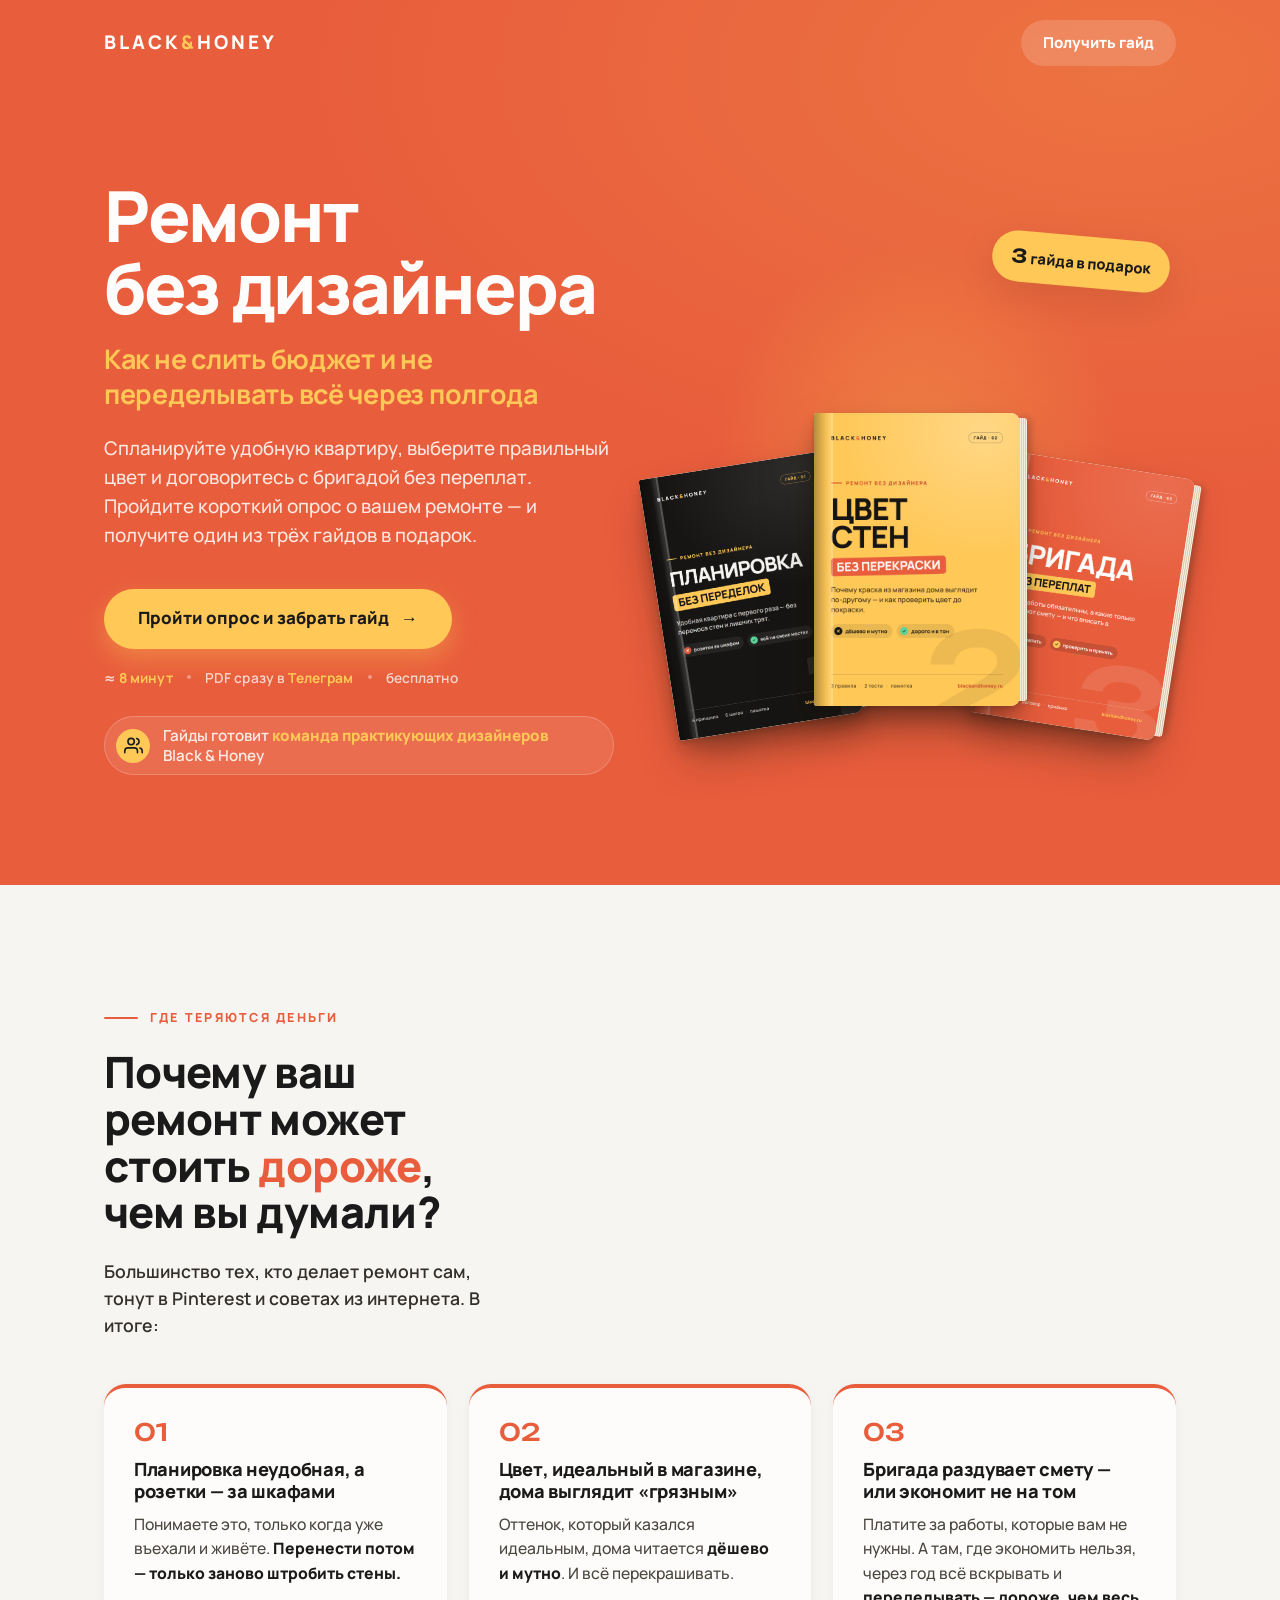
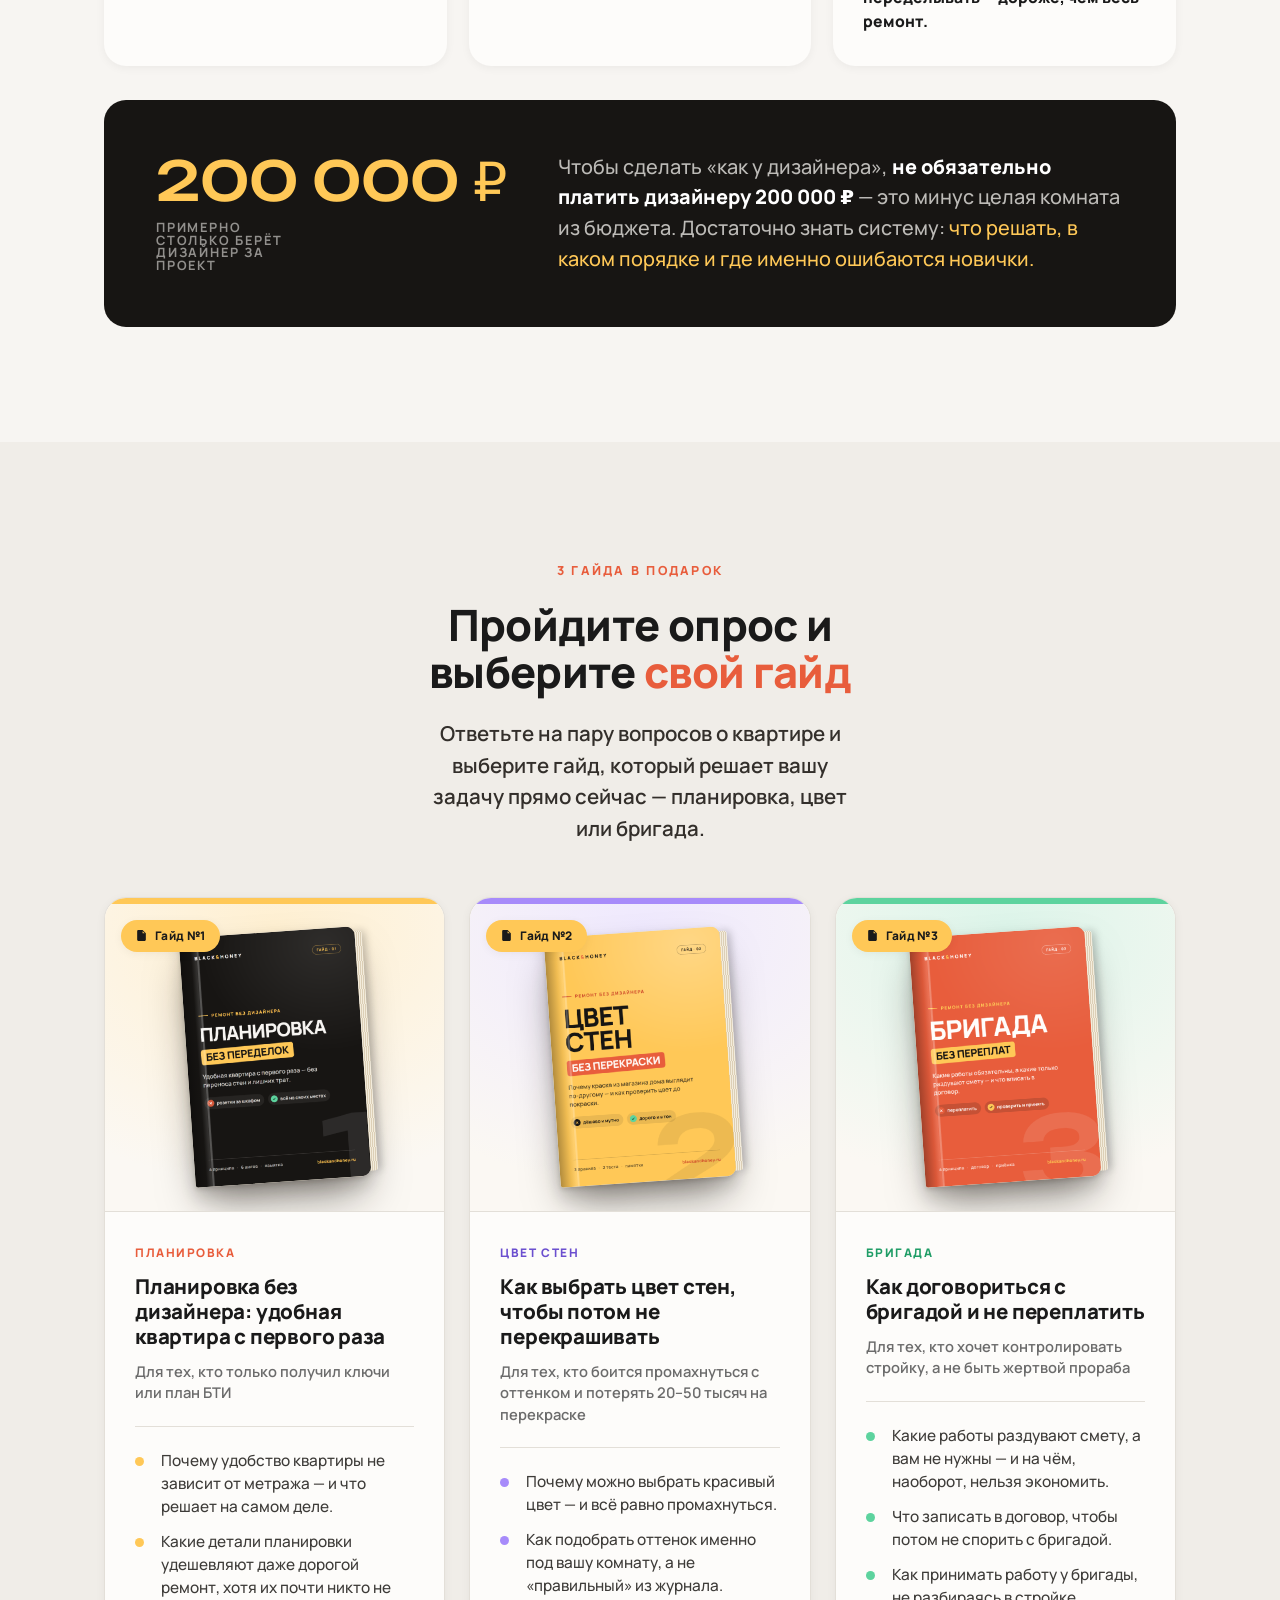
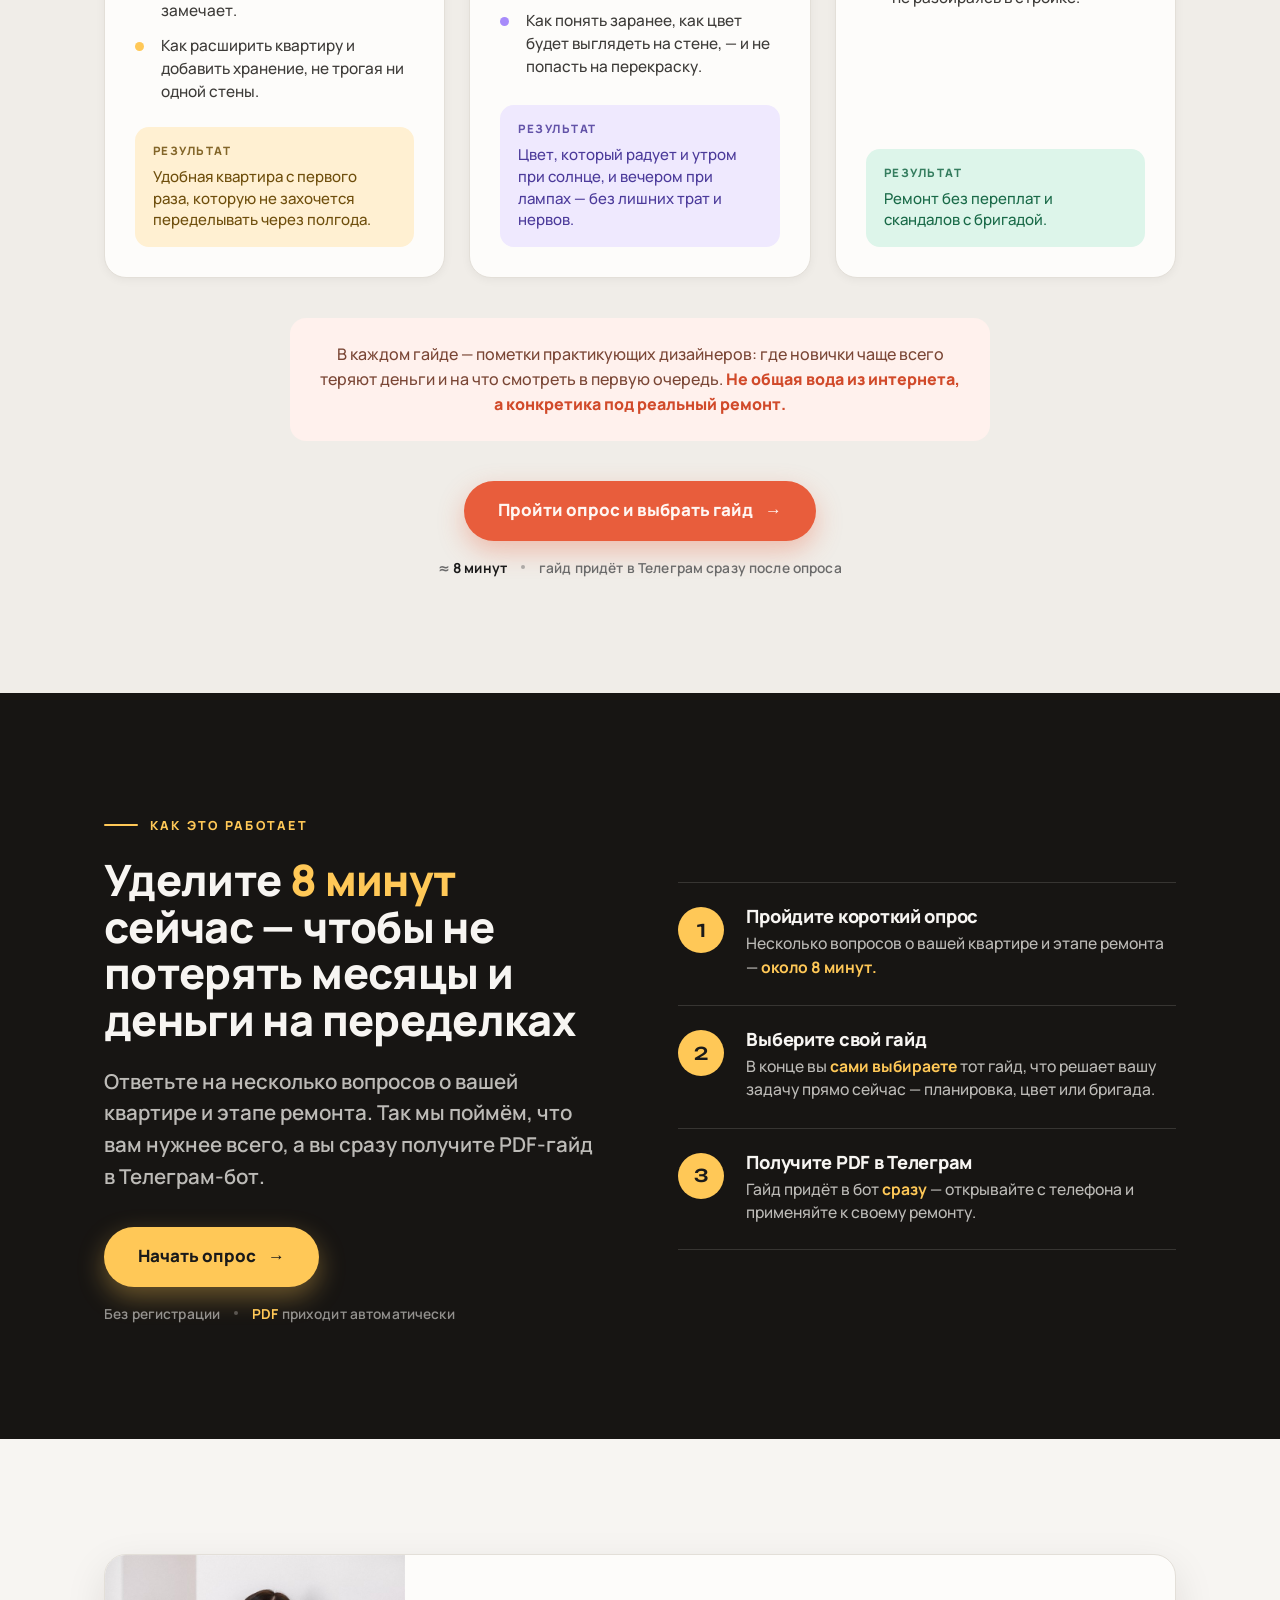
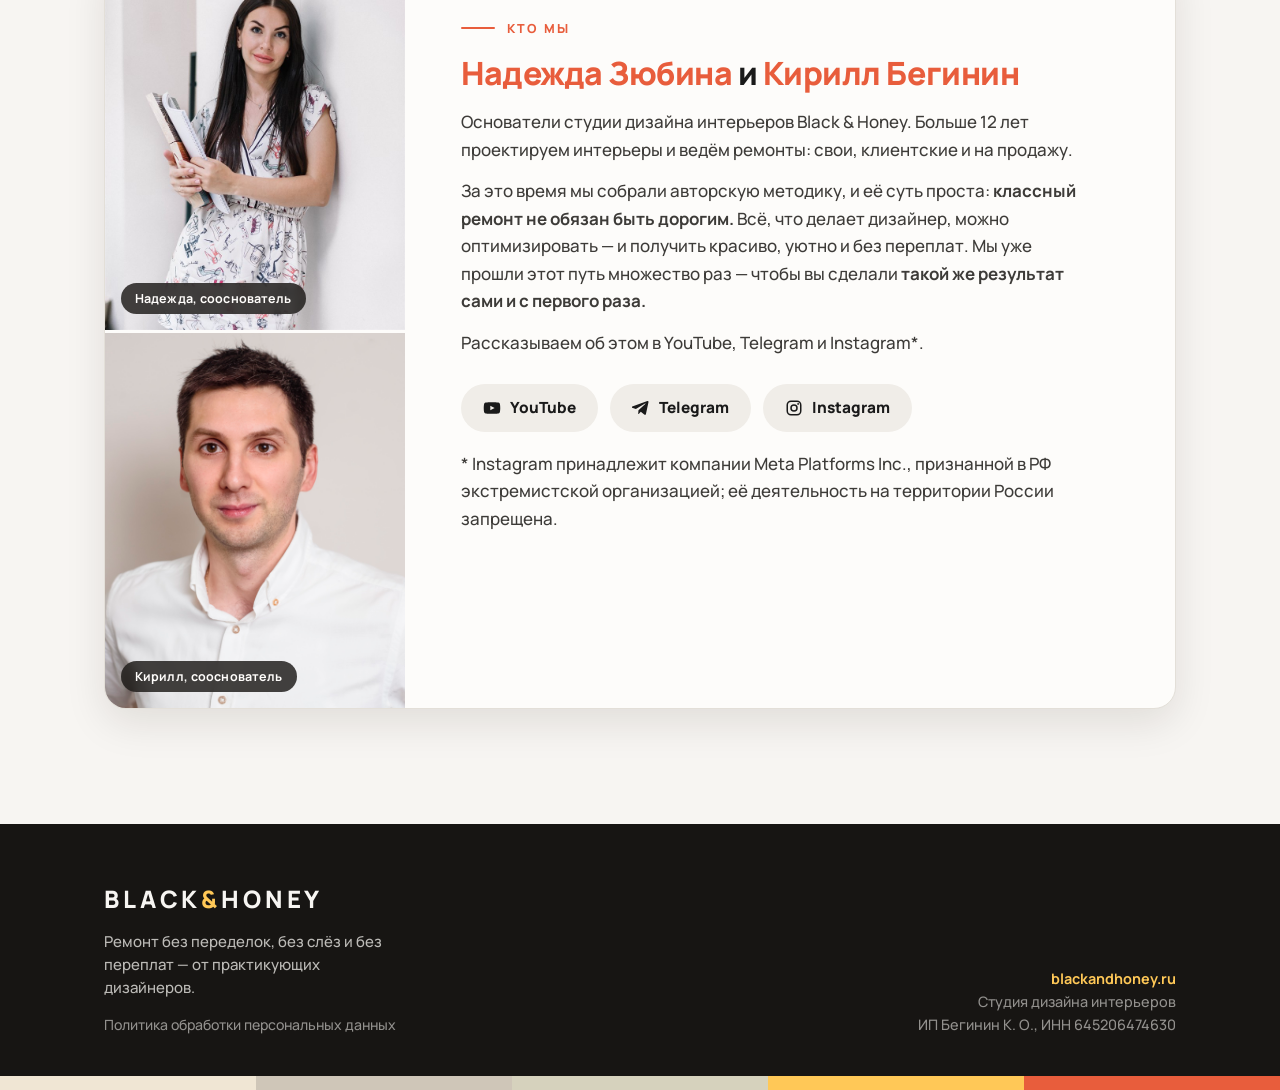
<file: index.html>
<!DOCTYPE html>
<html lang="ru">
<head>
<meta charset="UTF-8">
<meta name="viewport" content="width=device-width, initial-scale=1">
<title>Black &amp; Honey — Ремонт без дизайнера: пройдите опрос и заберите гайд</title>
<meta name="description" content="Спланируйте удобную квартиру, выберите правильный цвет и договоритесь с бригадой без переплат. Пройдите короткий опрос и получите один из трёх гайдов от практикующих дизайнеров в подарок.">
<link rel="stylesheet" href="fonts/fonts.css">
<style>
/* ============ ТОКЕНЫ (палитра blackandhoney.ru — из гайдов) ============ */
:root{
  --ink:        #1A1A1A;
  --ink-deep:   #171513;
  --paper:      #F7F5F2;
  --paper-2:    #F0EDE8;
  --page:       #FDFCFA;
  --honey:      #FFC857;
  --honey-deep: #E2A93B;
  --terra:      #E85D3C;
  --terra-deep: #D14A2A;
  --terra-soft: #FFF1ED;
  --muted:      #6B6B6B;
  --line:       #E3DFD8;
  --line-dark:  rgba(247,245,242,.14);
  --paper-dim:  rgba(247,245,242,.74);
  --paper-dim2: rgba(247,245,242,.55);

  /* пастельные акценты (как в гайдах) */
  --p-yellow:   #FFC857;
  --p-purple:   #A78BFA;
  --p-green:    #5DD39E;
  --p-yellow-soft: #FFF0D2;
  --p-purple-soft: #EFE9FE;
  --p-green-soft:  #DDF5EA;

  /* выкрасы для финальной ленты */
  --sw-cream:   #F0E6D4;
  --sw-greige:  #CFC6B8;
  --sw-green:   #D6D2BD;

  --wrap: 1120px;
  --radius: 22px;
  --shadow-sm: 0 2px 10px rgba(26,20,14,.05);
  --shadow-md: 0 14px 40px rgba(26,20,14,.10);
  --shadow-lg: 0 26px 70px rgba(26,20,14,.16);
}

*{margin:0;padding:0;box-sizing:border-box}
html{scroll-behavior:smooth}
body{
  font-family:'Manrope',system-ui,-apple-system,sans-serif;
  font-weight:500;
  color:var(--ink);
  background:var(--paper);
  -webkit-font-smoothing:antialiased;
  text-rendering:optimizeLegibility;
  line-height:1.55;
  overflow-x:hidden;
}
img{max-width:100%;display:block}
a{color:inherit;text-decoration:none}
::selection{background:var(--honey);color:var(--ink)}

.wrap{max-width:var(--wrap);margin:0 auto;padding:0 24px}
.section{padding:clamp(64px,9vw,120px) 0}

/* ============ ТИПОГРАФИКА ============ */
h1,h2,h3,h4{letter-spacing:-.015em;line-height:1.08;font-weight:800}
.uf{font-family:'Unbounded',sans-serif}

.kicker{
  display:inline-flex;align-items:center;gap:12px;
  font-size:.78rem;font-weight:800;letter-spacing:.18em;text-transform:uppercase;
  color:var(--terra);margin-bottom:22px;
}
.kicker::before{content:"";width:34px;height:2px;background:currentColor;border-radius:2px}
.kicker.on-dark{color:var(--honey)}

h2.h{font-size:clamp(1.7rem,4.2vw,2.7rem);max-width:20ch;margin-bottom:22px}
h2.h em{font-style:normal;color:var(--terra)}
.on-dark h2.h em,.dark h2.h em{color:var(--honey)}
.lead{font-size:clamp(1.05rem,2.2vw,1.28rem);line-height:1.55;font-weight:600;max-width:60ch;color:#332f2b}
.dark .lead,.on-dark .lead{color:var(--paper-dim)}

/* ============ КНОПКИ ============ */
.btn{
  display:inline-flex;align-items:center;justify-content:center;gap:12px;
  font-weight:800;font-size:1.06rem;line-height:1;
  padding:20px 34px;border-radius:100px;border:0;cursor:pointer;
  min-height:60px;transition:transform .18s ease, box-shadow .18s ease, background .18s ease;
  text-align:center;
}
.btn-primary{background:var(--terra);color:#FFF6F2;box-shadow:0 10px 26px rgba(232,93,60,.34)}
.btn-primary:hover{background:var(--terra-deep);transform:translateY(-2px);box-shadow:0 16px 34px rgba(232,93,60,.42)}
.btn-honey{background:var(--honey);color:var(--ink);box-shadow:0 10px 26px rgba(255,200,87,.36)}
.btn-honey:hover{background:var(--honey-deep);transform:translateY(-2px);box-shadow:0 16px 34px rgba(255,200,87,.44)}
.btn .arw{font-family:'Unbounded';font-weight:500;transition:transform .18s ease}
.btn:hover .arw{transform:translateX(4px)}
.btn-sm{padding:13px 22px;font-size:.94rem;min-height:46px}
.btn:focus-visible{outline:3px solid var(--ink);outline-offset:3px}

.cta-note{font-size:.86rem;color:var(--muted);font-weight:600;letter-spacing:.01em;
  display:flex;align-items:center;gap:14px;flex-wrap:wrap}
.cta-note b{color:var(--ink)}
.on-dark .cta-note,.dark .cta-note{color:var(--paper-dim2)}
.on-dark .cta-note b,.dark .cta-note b{color:var(--honey)}
.cta-note .dot{width:4px;height:4px;border-radius:50%;background:currentColor;opacity:.5}

/* ============ ХЕДЕР ============ */
.head{
  position:fixed;top:0;left:0;right:0;z-index:100;
  transition:background .3s ease, box-shadow .3s ease, padding .3s ease;
  padding:20px 0;
}
.head.scrolled{background:rgba(247,245,242,.92);backdrop-filter:blur(12px);
  box-shadow:0 1px 0 var(--line),0 8px 24px rgba(26,20,14,.06);padding:12px 0}
.head .wrap{display:flex;align-items:center;justify-content:space-between}
.wordmark{font-size:1.18rem;font-weight:800;letter-spacing:.16em;text-transform:uppercase;color:#FFFDFB;transition:color .3s ease}
.wordmark span{color:var(--honey)}
.head.scrolled .wordmark{color:var(--ink)}
.head.scrolled .wordmark span{color:var(--terra)}
.head .btn-sm{background:rgba(255,255,255,.16);color:#FFFDFB;backdrop-filter:blur(4px)}
.head.scrolled .btn-sm{background:var(--terra);color:#FFF6F2}
.head .btn-sm:hover{transform:translateY(-1px)}
@media(max-width:600px){.head .head-cta{display:none}}

/* ============ HERO ============ */
.hero{
  position:relative;background:var(--terra);color:#FFF6F2;overflow:hidden;
  padding:clamp(130px,17vw,180px) 0 clamp(70px,9vw,110px);
}
.hero::after{content:"";position:absolute;inset:0;pointer-events:none;
  background:radial-gradient(120% 90% at 88% 8%,rgba(255,200,87,.20),transparent 55%);}
.hero .wrap{position:relative;z-index:2}
.hero-grid{display:grid;grid-template-columns:1.22fr .78fr;gap:44px;align-items:center}
.hero-over{
  font-size:.8rem;font-weight:800;letter-spacing:.22em;text-transform:uppercase;
  color:var(--honey);margin-bottom:26px;display:flex;align-items:center;gap:14px;
}
.hero-over::before{content:"";width:40px;height:2px;background:var(--honey)}
h1{font-size:clamp(2.9rem,6.4vw,4.4rem);line-height:1.02;color:#FFFDFB;letter-spacing:-.03em;font-weight:800}
h1 .nb{white-space:nowrap}
.hero-tag{margin-top:18px;font-weight:700;
  font-size:clamp(1.18rem,2.6vw,1.68rem);line-height:1.3;color:var(--honey);max-width:26ch;letter-spacing:-.01em}
.hero-sub{margin-top:22px;font-size:clamp(1.02rem,2.1vw,1.18rem);line-height:1.55;font-weight:500;
  color:rgba(255,246,242,.9);max-width:52ch}
.hero-cta{margin-top:38px;display:flex;flex-direction:column;gap:18px;align-items:flex-start}
.hero .cta-note{color:rgba(255,246,242,.78)}
.hero .cta-note b{color:var(--honey)}

/* кредл: команда практикующих дизайнеров */
.hero-cred{
  margin-top:28px;display:inline-flex;align-items:center;gap:13px;
  background:rgba(255,255,255,.10);border:1px solid rgba(255,246,242,.22);
  border-radius:100px;padding:9px 18px 9px 11px;backdrop-filter:blur(4px);
}
.hero-cred .cred-ic{width:34px;height:34px;border-radius:50%;flex:0 0 auto;
  background:var(--honey);color:var(--ink);display:flex;align-items:center;justify-content:center}
.hero-cred .cred-ic svg{width:19px;height:19px}
.hero-cred span{font-size:.95rem;line-height:1.3;color:rgba(255,246,242,.92);font-weight:600}
.hero-cred b{color:var(--honey);font-weight:800}

/* ============ 3D-КНИГА (гайд как продукт) ============ */
.book{
  position:relative;width:var(--bw,168px);aspect-ratio:172/244;
  border-radius:3px 9px 9px 3px;background:#efe7d6;
  box-shadow:0 2px 4px rgba(26,20,14,.14),0 9px 16px rgba(26,20,14,.16),
    0 24px 44px -10px rgba(26,20,14,.5);
  transition:transform .45s cubic-bezier(.2,.8,.25,1),box-shadow .45s ease;
}
.book__face{position:absolute;inset:0;border-radius:inherit;overflow:hidden}
.book__face img{width:100%;height:100%;object-fit:cover;object-position:top;display:block}
/* тень корешка + глянец слева */
.book__face::before{content:"";position:absolute;left:0;top:0;bottom:0;width:20px;z-index:2;
  background:linear-gradient(90deg,rgba(0,0,0,.30),rgba(0,0,0,.06) 55%,rgba(255,255,255,.12) 80%,rgba(255,255,255,0))}
.book__face::after{content:"";position:absolute;left:17px;top:0;bottom:0;width:2px;z-index:2;background:rgba(255,255,255,.22)}
/* блок страниц справа (толщина) */
.book::before{content:"";position:absolute;top:5px;bottom:5px;right:-7px;width:9px;z-index:-1;
  border-radius:0 3px 3px 0;
  background:repeating-linear-gradient(90deg,#f3ecdc 0,#f3ecdc 1px,#dccfb6 1px,#dccfb6 2px);
  box-shadow:3px 0 8px rgba(0,0,0,.22)}

/* три книги в hero */
.hero-art{position:relative;display:flex;justify-content:center;align-items:flex-end;min-height:500px}
.hero-art::before{content:"";position:absolute;top:44%;left:50%;transform:translate(-50%,-50%);
  width:460px;height:460px;border-radius:50%;z-index:0;
  background:radial-gradient(circle,rgba(255,200,87,.30),transparent 62%)}
.hero-books{position:relative;z-index:2;display:flex;justify-content:center;align-items:flex-end}
.hero-books .book{--bw:186px}
.hero-books .b1{transform:rotate(-9deg);margin-right:-30px;z-index:1}
.hero-books .b2{--bw:206px;transform:translateY(-22px);z-index:3}
.hero-books .b3{transform:rotate(9deg);margin-left:-30px;z-index:2}
.hero-books:hover .b1{transform:rotate(-13deg) translateX(-8px)}
.hero-books:hover .b3{transform:rotate(13deg) translateX(8px)}
.hero-books:hover .b2{transform:translateY(-30px)}
/* общая тень-подложка под книгами */
.hero-art::after{content:"";position:absolute;bottom:26px;left:50%;transform:translateX(-50%);
  width:340px;height:34px;border-radius:50%;background:rgba(0,0,0,.28);filter:blur(18px);z-index:1}
.hero-art .badge{
  position:absolute;right:6px;top:8px;z-index:6;
  background:var(--honey);color:var(--ink);font-weight:800;
  border-radius:100px;padding:11px 19px;font-size:.92rem;box-shadow:var(--shadow-md);
  transform:rotate(5deg);
}
.hero-art .badge .uf{font-size:1.18rem}

/* ============ БЛОК БОЛИ ============ */
.pain{background:var(--paper)}
.pain-head{max-width:40ch}
.pain-intro{font-size:1.1rem;font-weight:600;color:#332f2b;margin-top:6px;max-width:56ch}
.pain-grid{display:grid;grid-template-columns:repeat(3,1fr);gap:22px;margin-top:44px}
.pcard{
  background:var(--page);border-radius:var(--radius);padding:32px 30px;
  border-top:4px solid var(--terra);box-shadow:var(--shadow-sm);
  transition:transform .2s ease, box-shadow .2s ease;
}
.pcard:hover{transform:translateY(-4px);box-shadow:var(--shadow-md)}
.pcard .pn{font-family:'Unbounded';font-weight:500;font-size:1.5rem;color:var(--terra);
  display:block;margin-bottom:14px;line-height:1}
.pcard h4{font-size:1.14rem;font-weight:800;margin-bottom:9px;line-height:1.25}
.pcard p{font-size:.98rem;line-height:1.55;color:#4a4640}
.pcard p b{color:var(--ink);font-weight:800}

/* плашка ценности (тёмный якорь) */
.value{
  margin-top:34px;background:var(--ink-deep);color:var(--paper);
  border-radius:var(--radius);padding:clamp(34px,5vw,52px);
  display:grid;grid-template-columns:auto 1fr;gap:clamp(28px,4vw,52px);align-items:center;
}
.value .big{font-family:'Unbounded';font-weight:500;font-size:clamp(2.2rem,6vw,3.4rem);
  color:var(--honey);line-height:1;white-space:nowrap}
.value .big small{display:block;font-family:'Manrope';font-size:.8rem;font-weight:700;
  letter-spacing:.14em;text-transform:uppercase;color:var(--paper-dim2);margin-top:12px;white-space:normal;max-width:20ch}
.value p{font-size:clamp(1.05rem,2.1vw,1.24rem);line-height:1.55;color:var(--paper-dim)}
.value p b{color:#FFF;font-weight:800}
.value p .hl{color:var(--honey)}
@media(max-width:680px){.value{grid-template-columns:1fr;gap:22px}.value .big{white-space:normal}}

/* ============ ГАЙДЫ ============ */
.guides{background:var(--paper-2)}
.guides-head{text-align:center;max-width:44ch;margin:0 auto}
.guides-head .kicker{justify-content:center}
.guides-head .kicker::before{display:none}
.guides-grid{display:grid;grid-template-columns:repeat(3,1fr);gap:24px;margin-top:52px}
.gcard{
  background:var(--page);border-radius:var(--radius);overflow:hidden;
  box-shadow:var(--shadow-sm);display:flex;flex-direction:column;position:relative;
  border:1px solid var(--line);transition:transform .22s ease, box-shadow .22s ease;
}
.gcard:hover{transform:translateY(-6px);box-shadow:var(--shadow-lg)}
.gcard .gc-top{height:6px}
.gcard.y .gc-top{background:var(--p-yellow)}
.gcard.p .gc-top{background:var(--p-purple)}
.gcard.g .gc-top{background:var(--p-green)}
/* книга-гайд как «продукт» в подарок */
.gc-media{position:relative;height:308px;overflow:hidden;
  display:flex;justify-content:center;align-items:center;padding:30px;border-bottom:1px solid var(--line)}
.gcard.y .gc-media{background:radial-gradient(125% 105% at 50% 8%,var(--p-yellow-soft),#FBF8F3 80%)}
.gcard.p .gc-media{background:radial-gradient(125% 105% at 50% 8%,var(--p-purple-soft),#FBF8F3 80%)}
.gcard.g .gc-media{background:radial-gradient(125% 105% at 50% 8%,var(--p-green-soft),#FBF8F3 80%)}
.gc-media .book{--bw:176px;transform:rotate(-4deg)}
.gcard:hover .gc-media .book{transform:rotate(0) translateY(-6px)}
.gc-media .gc-peek{
  position:absolute;left:16px;top:16px;z-index:4;
  background:var(--honey);color:var(--ink);
  border-radius:100px;padding:7px 14px;font-size:.74rem;font-weight:800;letter-spacing:.03em;
  display:inline-flex;align-items:center;gap:7px;box-shadow:var(--shadow-sm);
}
.gc-media .gc-peek svg{width:13px;height:13px}
.gc-in{padding:32px 30px 30px;display:flex;flex-direction:column;flex:1}
.gc-num{
  display:inline-flex;align-items:center;align-self:flex-start;border-radius:100px;
  padding:8px 17px;font-family:'Unbounded';font-weight:500;font-size:.82rem;letter-spacing:.02em;
  margin-bottom:16px;
}
.gcard.y .gc-num{background:var(--p-yellow-soft);color:#8A6210}
.gcard.p .gc-num{background:var(--p-purple-soft);color:#5F4AB8}
.gcard.g .gc-num{background:var(--p-green-soft);color:#1F7D55}
.gc-tag{font-size:.74rem;font-weight:800;letter-spacing:.13em;text-transform:uppercase;
  color:var(--terra);margin-bottom:12px}
.gcard.p .gc-tag{color:#6B4FCF}
.gcard.g .gc-tag{color:#1F9D66}
.gc-h{font-size:1.28rem;font-weight:800;line-height:1.22;margin-bottom:12px;letter-spacing:-.01em}
.gc-for{font-size:.92rem;line-height:1.45;color:var(--muted);font-weight:600;margin-bottom:22px;
  padding-bottom:22px;border-bottom:1px solid var(--line)}
.gc-list{list-style:none;display:flex;flex-direction:column;gap:12px;margin-bottom:24px}
.gc-list li{font-size:.96rem;line-height:1.5;color:#3D3B38;padding-left:26px;position:relative}
.gc-list li::before{content:"";position:absolute;left:0;top:8px;width:9px;height:9px;border-radius:50%}
.gcard.y .gc-list li::before{background:var(--p-yellow)}
.gcard.p .gc-list li::before{background:var(--p-purple)}
.gcard.g .gc-list li::before{background:var(--p-green)}
.gc-res{margin-top:auto;border-radius:14px;padding:16px 18px;font-size:.94rem;line-height:1.45}
.gc-res b{display:block;font-size:.72rem;font-weight:800;letter-spacing:.13em;text-transform:uppercase;
  margin-bottom:6px;opacity:.85}
.gcard.y .gc-res{background:var(--p-yellow-soft);color:#6E4E0C}
.gcard.p .gc-res{background:var(--p-purple-soft);color:#4B3A9A}
.gcard.g .gc-res{background:var(--p-green-soft);color:#186947}

.guides-note{
  margin:40px auto 0;max-width:70ch;text-align:center;
  background:var(--terra-soft);border-radius:16px;padding:24px 30px;
  font-size:1rem;line-height:1.55;color:#7A4635;position:relative;
}
.guides-note b{color:var(--terra-deep);font-weight:800}
.guides-cta{text-align:center;margin-top:40px;display:flex;flex-direction:column;align-items:center;gap:16px}

/* ============ КАК ЭТО РАБОТАЕТ / 8 МИНУТ (тёмный) ============ */
.how{background:var(--ink-deep);color:var(--paper)}
.how-grid{display:grid;grid-template-columns:1fr 1fr;gap:clamp(40px,6vw,80px);align-items:center}
.how h2.h{color:var(--paper)}
.how .lead{margin-top:6px}
.how-cta{margin-top:34px;display:flex;flex-direction:column;gap:16px;align-items:flex-start}
.steps{display:flex;flex-direction:column;gap:2px}
.step{display:grid;grid-template-columns:auto 1fr;gap:22px;align-items:flex-start;
  padding:24px 0;border-top:1px solid var(--line-dark)}
.step:last-child{border-bottom:1px solid var(--line-dark)}
.step .sn{width:46px;height:46px;border-radius:50%;background:var(--honey);color:var(--ink);
  display:flex;align-items:center;justify-content:center;font-family:'Unbounded';font-weight:500;
  font-size:1.1rem;flex:0 0 auto}
.step h4{font-size:1.14rem;font-weight:800;margin-bottom:5px;color:var(--paper)}
.step p{font-size:.98rem;line-height:1.5;color:var(--paper-dim)}
.step p b{color:var(--honey)}

/* ============ АВТОР ============ */
.author{background:var(--paper)}
.author-card{
  background:var(--page);border-radius:var(--radius);box-shadow:var(--shadow-md);
  border:1px solid var(--line);overflow:hidden;
  display:grid;grid-template-columns:300px 1fr;
}
.author-photos{display:flex;flex-direction:column}
.author-photo{position:relative;flex:1;min-height:0;background:var(--paper-2);overflow:hidden}
.author-photo+.author-photo{border-top:3px solid var(--page)}
.author-photo img{width:100%;height:100%;object-fit:cover}
.author-photo.p-nadya img{object-position:50% 14%}
.author-photo.p-kirill img{object-position:50% 12%}
.author-photo .photo-cap{position:absolute;left:16px;bottom:16px;
  background:rgba(27,25,23,.82);color:#FFFDFB;backdrop-filter:blur(4px);
  border-radius:100px;padding:6px 14px;font-size:.78rem;font-weight:700;letter-spacing:.01em}
.author-body{padding:clamp(36px,5vw,56px)}
.author-body .kicker{margin-bottom:18px}
.author-body h3{font-size:clamp(1.5rem,3vw,2rem);margin-bottom:18px}
.author-body h3 em{font-style:normal;color:var(--terra)}
.author-body p{font-size:1.06rem;line-height:1.62;color:#3D3B38;max-width:56ch}
.author-body p+p{margin-top:14px}
.socials{display:flex;flex-wrap:wrap;gap:12px;margin-top:28px}
.soc{display:inline-flex;align-items:center;gap:9px;background:var(--paper-2);border-radius:100px;
  padding:12px 22px;font-size:.96rem;font-weight:800;color:var(--ink);
  transition:background .18s ease,transform .18s ease}
.soc:hover{background:var(--honey);transform:translateY(-2px)}
.soc svg{width:18px;height:18px}
.legal{margin-top:18px;font-size:.76rem;line-height:1.45;color:var(--muted);max-width:56ch}
@media(max-width:760px){
  .author-card{grid-template-columns:1fr}
  .author-photos{flex-direction:row}
  .author-photo{aspect-ratio:4/5}
  .author-photo+.author-photo{border-top:0;border-left:3px solid var(--page)}
}
@media(max-width:420px){
  .author-photo .photo-cap{font-size:.68rem;padding:5px 10px;left:10px;bottom:10px}
}

/* ============ ФУТЕР ============ */
.foot{background:var(--ink-deep);color:var(--paper-dim);padding:56px 0 0}
.foot-in{display:flex;justify-content:space-between;align-items:flex-end;gap:32px;flex-wrap:wrap;
  padding-bottom:40px}
.foot .wordmark{font-size:1.5rem;color:var(--paper)}
.foot .wordmark span{color:var(--honey)}
.foot-right{text-align:right;font-size:.9rem;line-height:1.6;color:var(--paper-dim2)}
.foot-right b{color:var(--honey)}
.foot-links{display:flex;flex-wrap:wrap;gap:6px 20px;margin-top:14px;font-size:.88rem}
.foot-links a{color:var(--paper-dim2);text-decoration:none;border-bottom:1px solid transparent;transition:color .16s ease,border-color .16s ease}
.foot-links a:hover{color:var(--honey);border-bottom-color:currentColor}
.foot-strip{display:flex;height:14px}
.foot-strip i{flex:1}
@media(max-width:600px){.foot-in{flex-direction:column;align-items:flex-start}.foot-right{text-align:left}}

/* ============ АНИМАЦИЯ ПОЯВЛЕНИЯ ============ */
.reveal{opacity:0;transform:translateY(22px);transition:opacity .7s cubic-bezier(.16,1,.3,1),transform .7s cubic-bezier(.16,1,.3,1)}
.reveal.in{opacity:1;transform:none}
.reveal.d1{transition-delay:.08s}.reveal.d2{transition-delay:.16s}.reveal.d3{transition-delay:.24s}

/* ============ АДАПТИВ ============ */
@media(max-width:940px){
  .hero-grid{grid-template-columns:minmax(0,1fr);gap:20px}
  .hero-art{min-height:0;margin-top:8px}
  .pain-grid,.guides-grid{grid-template-columns:minmax(0,1fr);gap:18px}
  .how-grid{grid-template-columns:minmax(0,1fr);gap:36px}
}
@media(max-width:560px){
  .wrap{padding:0 18px}
  .btn{width:100%;min-width:0;padding-left:20px;padding-right:20px;font-size:1rem}
  .hero-cta,.guides-cta,.how-cta{align-items:stretch;width:100%}
  .hero-grid>div{min-width:0}
  h1{font-size:clamp(2.2rem,9vw,3rem)}
  h1,.hero-tag,.hero-sub,.lead{overflow-wrap:break-word;max-width:100%}
  .hero-books .book{--bw:150px}
  .hero-books .b2{--bw:166px}
  .hero-art{min-height:380px}
  .gc-media{height:270px}
  .gc-media .book{--bw:158px}
}
@media(prefers-reduced-motion:reduce){
  html{scroll-behavior:auto}
  .reveal{opacity:1;transform:none;transition:none}
  *{animation:none!important}
}
</style>
</head>
<body>

<!-- ============ ХЕДЕР ============ -->
<header class="head" id="head">
  <div class="wrap">
    <div class="wordmark">Black<span>&amp;</span>Honey</div>
    <a href="https://telegram.me/Interior_Finds_bot?start=id672948170" class="btn btn-sm head-cta" target="_blank" rel="noopener noreferrer">Получить гайд</a>
  </div>
</header>

<!-- ============ HERO ============ -->
<section class="hero">
  <div class="wrap">
    <div class="hero-grid">
      <div>
        <h1 class="reveal in">Ремонт<br><span class="nb">без дизайнера</span></h1>
        <p class="hero-tag reveal in d1">Как не слить бюджет и не переделывать всё через полгода</p>
        <p class="hero-sub reveal in d2">Спланируйте удобную квартиру, выберите правильный цвет и договоритесь с бригадой без переплат. Пройдите короткий опрос о вашем ремонте — и получите один из трёх гайдов в подарок.</p>
        <div class="hero-cta reveal in d3">
          <a href="https://telegram.me/Interior_Finds_bot?start=id672948170" class="btn btn-honey" target="_blank" rel="noopener noreferrer">Пройти опрос и забрать гайд <span class="arw">→</span></a>
          <div class="cta-note">
            <span>≈ <b>8 минут</b></span><span class="dot"></span>
            <span>PDF сразу в <b>Телеграм</b></span><span class="dot"></span>
            <span>бесплатно</span>
          </div>
        </div>
        <div class="hero-cred reveal in d3">
          <span class="cred-ic"><svg viewBox="0 0 24 24" fill="none" stroke="currentColor" stroke-width="2" stroke-linecap="round" stroke-linejoin="round"><path d="M17 21v-2a4 4 0 0 0-4-4H5a4 4 0 0 0-4 4v2"/><circle cx="9" cy="7" r="4"/><path d="M23 21v-2a4 4 0 0 0-3-3.87M16 3.13a4 4 0 0 1 0 7.75"/></svg></span>
          <span>Гайды готовит <b>команда практикующих дизайнеров</b> Black&nbsp;&amp;&nbsp;Honey</span>
        </div>
      </div>

      <div class="hero-art reveal in d2">
        <div class="badge"><span class="uf">3</span> гайда в подарок</div>
        <div class="hero-books">
          <div class="book b1"><div class="book__face"><img src="img/cover-page-1.png" alt="Гайд «Планировка без дизайнера»"></div></div>
          <div class="book b2"><div class="book__face"><img src="img/cover-page-2.png" alt="Гайд «Как выбрать цвет стен»"></div></div>
          <div class="book b3"><div class="book__face"><img src="img/cover-page-3.png" alt="Гайд «Как договориться с бригадой»"></div></div>
        </div>
      </div>
    </div>
  </div>
</section>

<!-- ============ БЛОК БОЛИ ============ -->
<section class="section pain">
  <div class="wrap">
    <div class="pain-head reveal">
      <div class="kicker">Где теряются деньги</div>
      <h2 class="h">Почему ваш ремонт может стоить <em>дороже</em>, чем вы думали?</h2>
      <p class="pain-intro">Большинство тех, кто делает ремонт сам, тонут в Pinterest и советах из интернета. В итоге:</p>
    </div>

    <div class="pain-grid">
      <div class="pcard reveal d1">
        <span class="pn uf">01</span>
        <h4>Планировка неудобная, а розетки — за шкафами</h4>
        <p>Понимаете это, только когда уже въехали и живёте. <b>Перенести потом — только заново штробить стены.</b></p>
      </div>
      <div class="pcard reveal d2">
        <span class="pn uf">02</span>
        <h4>Цвет, идеальный в магазине, дома выглядит «грязным»</h4>
        <p>Оттенок, который казался идеальным, дома читается <b>дёшево и мутно</b>. И всё перекрашивать.</p>
      </div>
      <div class="pcard reveal d3">
        <span class="pn uf">03</span>
        <h4>Бригада раздувает смету — или экономит не на том</h4>
        <p>Платите за работы, которые вам не нужны. А там, где экономить нельзя, через год всё вскрывать и <b>переделывать — дороже, чем весь ремонт.</b></p>
      </div>
    </div>

    <div class="value reveal">
      <div class="big uf">200 000&nbsp;₽<small>примерно столько берёт дизайнер за проект</small></div>
      <p>Чтобы сделать «как у дизайнера», <b>не обязательно платить дизайнеру 200 000&nbsp;₽</b> — это минус целая комната из бюджета. Достаточно знать систему: <span class="hl">что решать, в каком порядке и где именно ошибаются новички.</span></p>
    </div>
  </div>
</section>

<!-- ============ ГАЙДЫ ============ -->
<section class="section guides" id="guides">
  <div class="wrap">
    <div class="guides-head reveal">
      <div class="kicker">3 гайда в подарок</div>
      <h2 class="h" style="max-width:none">Пройдите опрос и выберите <em>свой гайд</em></h2>
      <p class="lead" style="margin:0 auto">Ответьте на пару вопросов о квартире и выберите гайд, который решает вашу задачу прямо сейчас — планировка, цвет или бригада.</p>
    </div>

    <div class="guides-grid">
      <!-- Гайд 1 -->
      <article class="gcard y reveal d1">
        <div class="gc-top"></div>
        <div class="gc-media">
          <span class="gc-peek"><svg viewBox="0 0 24 24" fill="currentColor"><path d="M14 2H6a2 2 0 0 0-2 2v16a2 2 0 0 0 2 2h12a2 2 0 0 0 2-2V8l-6-6Zm0 2 4 4h-4V4Z"/></svg>Гайд&nbsp;№1</span>
          <div class="book"><div class="book__face"><img src="img/cover-page-1.png" alt="Обложка гайда «Планировка без дизайнера»"></div></div>
        </div>
        <div class="gc-in">
          <div class="gc-tag">Планировка</div>
          <h3 class="gc-h">Планировка без дизайнера: удобная квартира с первого раза</h3>
          <p class="gc-for">Для тех, кто только получил ключи или план БТИ</p>
          <ul class="gc-list">
            <li>Почему удобство квартиры не зависит от метража — и что решает на самом деле.</li>
            <li>Какие детали планировки удешевляют даже дорогой ремонт, хотя их почти никто не замечает.</li>
            <li>Как расширить квартиру и добавить хранение, не трогая ни одной стены.</li>
          </ul>
          <div class="gc-res"><b>Результат</b>Удобная квартира с первого раза, которую не захочется переделывать через полгода.</div>
        </div>
      </article>

      <!-- Гайд 2 -->
      <article class="gcard p reveal d2">
        <div class="gc-top"></div>
        <div class="gc-media">
          <span class="gc-peek"><svg viewBox="0 0 24 24" fill="currentColor"><path d="M14 2H6a2 2 0 0 0-2 2v16a2 2 0 0 0 2 2h12a2 2 0 0 0 2-2V8l-6-6Zm0 2 4 4h-4V4Z"/></svg>Гайд&nbsp;№2</span>
          <div class="book"><div class="book__face"><img src="img/cover-page-2.png" alt="Обложка гайда «Как выбрать цвет стен»"></div></div>
        </div>
        <div class="gc-in">
          <div class="gc-tag">Цвет стен</div>
          <h3 class="gc-h">Как выбрать цвет стен, чтобы потом не перекрашивать</h3>
          <p class="gc-for">Для тех, кто боится промахнуться с оттенком и потерять 20–50 тысяч на перекраске</p>
          <ul class="gc-list">
            <li>Почему можно выбрать красивый цвет — и всё равно промахнуться.</li>
            <li>Как подобрать оттенок именно под вашу комнату, а не «правильный» из журнала.</li>
            <li>Как понять заранее, как цвет будет выглядеть на стене, — и не попасть на перекраску.</li>
          </ul>
          <div class="gc-res"><b>Результат</b>Цвет, который радует и утром при солнце, и вечером при лампах — без лишних трат и нервов.</div>
        </div>
      </article>

      <!-- Гайд 3 -->
      <article class="gcard g reveal d3">
        <div class="gc-top"></div>
        <div class="gc-media">
          <span class="gc-peek"><svg viewBox="0 0 24 24" fill="currentColor"><path d="M14 2H6a2 2 0 0 0-2 2v16a2 2 0 0 0 2 2h12a2 2 0 0 0 2-2V8l-6-6Zm0 2 4 4h-4V4Z"/></svg>Гайд&nbsp;№3</span>
          <div class="book"><div class="book__face"><img src="img/cover-page-3.png" alt="Обложка гайда «Как договориться с бригадой»"></div></div>
        </div>
        <div class="gc-in">
          <div class="gc-tag">Бригада</div>
          <h3 class="gc-h">Как договориться с бригадой и не переплатить</h3>
          <p class="gc-for">Для тех, кто хочет контролировать стройку, а не быть жертвой прораба</p>
          <ul class="gc-list">
            <li>Какие работы раздувают смету, а вам не нужны — и на чём, наоборот, нельзя экономить.</li>
            <li>Что записать в договор, чтобы потом не спорить с бригадой.</li>
            <li>Как принимать работу у бригады, не разбираясь в стройке.</li>
          </ul>
          <div class="gc-res"><b>Результат</b>Ремонт без переплат и скандалов с бригадой.</div>
        </div>
      </article>
    </div>

    <p class="guides-note reveal">В каждом гайде — пометки практикующих дизайнеров: где новички чаще всего теряют деньги и на что смотреть в первую очередь. <b>Не общая вода из интернета, а конкретика под реальный ремонт.</b></p>

    <div class="guides-cta reveal">
      <a href="https://telegram.me/Interior_Finds_bot?start=id672948170" class="btn btn-primary" target="_blank" rel="noopener noreferrer">Пройти опрос и выбрать гайд <span class="arw">→</span></a>
      <div class="cta-note"><span>≈ <b>8 минут</b></span><span class="dot"></span><span>гайд придёт в Телеграм сразу после опроса</span></div>
    </div>
  </div>
</section>

<!-- ============ КАК ЭТО РАБОТАЕТ / 8 МИНУТ ============ -->
<section class="section how on-dark" id="survey">
  <div class="wrap">
    <div class="how-grid">
      <div class="reveal">
        <div class="kicker on-dark">Как это работает</div>
        <h2 class="h">Уделите <em>8 минут</em> сейчас — чтобы не потерять месяцы и деньги на переделках</h2>
        <p class="lead">Ответьте на несколько вопросов о вашей квартире и этапе ремонта. Так мы поймём, что вам нужнее всего, а вы сразу получите PDF-гайд в Телеграм-бот.</p>
        <div class="how-cta">
          <a href="https://telegram.me/Interior_Finds_bot?start=id672948170" class="btn btn-honey" target="_blank" rel="noopener noreferrer">Начать опрос <span class="arw">→</span></a>
          <div class="cta-note"><span>Без регистрации</span><span class="dot"></span><span><b>PDF</b> приходит автоматически</span></div>
        </div>
      </div>

      <div class="steps reveal d1">
        <div class="step">
          <div class="sn uf">1</div>
          <div><h4>Пройдите короткий опрос</h4><p>Несколько вопросов о вашей квартире и этапе ремонта — <b>около 8 минут.</b></p></div>
        </div>
        <div class="step">
          <div class="sn uf">2</div>
          <div><h4>Выберите свой гайд</h4><p>В конце вы <b>сами выбираете</b> тот гайд, что решает вашу задачу прямо сейчас — планировка, цвет или бригада.</p></div>
        </div>
        <div class="step">
          <div class="sn uf">3</div>
          <div><h4>Получите PDF в Телеграм</h4><p>Гайд придёт в бот <b>сразу</b> — открывайте с телефона и применяйте к своему ремонту.</p></div>
        </div>
      </div>
    </div>
  </div>
</section>

<!-- ============ АВТОР ============ -->
<section class="section author">
  <div class="wrap">
    <div class="author-card reveal">
      <div class="author-photos">
        <div class="author-photo p-nadya">
          <img src="img/nadezhda-photo.jpg" alt="Надежда Зюбина — сооснователь студии дизайна интерьеров Black&amp;Honey">
          <span class="photo-cap">Надежда, сооснователь</span>
        </div>
        <div class="author-photo p-kirill">
          <img src="img/kirill-photo.jpg" alt="Кирилл Бегинин — сооснователь студии дизайна интерьеров Black&amp;Honey">
          <span class="photo-cap">Кирилл, сооснователь</span>
        </div>
      </div>
      <div class="author-body">
        <div class="kicker">Кто мы</div>
        <h3><em>Надежда Зюбина</em> и <em>Кирилл Бегинин</em></h3>
        <p>Основатели студии дизайна интерьеров Black&nbsp;&amp;&nbsp;Honey. Больше 12 лет проектируем интерьеры и ведём ремонты: свои, клиентские и на продажу.</p>
        <p>За это время мы собрали авторскую методику, и её суть проста: <b>классный ремонт не обязан быть дорогим.</b> Всё, что делает дизайнер, можно оптимизировать — и получить красиво, уютно и без переплат. Мы уже прошли этот путь множество раз — чтобы вы сделали <b>такой же результат сами и с первого раза.</b></p>
        <p>Рассказываем об этом в YouTube, Telegram и Instagram*.</p>
        <div class="socials">
          <a href="https://www.youtube.com/channel/UCXq63bPtkoPcBNx7BlZNBBA" class="soc" target="_blank" rel="noopener noreferrer" aria-label="YouTube">
            <svg viewBox="0 0 24 24" fill="currentColor" aria-hidden="true"><path d="M23 12s0-3.6-.46-5.32a2.78 2.78 0 0 0-1.96-1.96C18.86 4.26 12 4.26 12 4.26s-6.86 0-8.58.46A2.78 2.78 0 0 0 1.46 6.68C1 8.4 1 12 1 12s0 3.6.46 5.32a2.78 2.78 0 0 0 1.96 1.96c1.72.46 8.58.46 8.58.46s6.86 0 8.58-.46a2.78 2.78 0 0 0 1.96-1.96C23 15.6 23 12 23 12ZM9.75 15.02V8.98L15.5 12l-5.75 3.02Z"/></svg>
            YouTube
          </a>
          <a href="https://t.me/blackandhoney" class="soc" target="_blank" rel="noopener noreferrer" aria-label="Telegram">
            <svg viewBox="0 0 24 24" fill="currentColor" aria-hidden="true"><path d="M21.94 4.3 18.6 20.02c-.25 1.1-.9 1.37-1.83.86l-5.05-3.72-2.44 2.35c-.27.27-.5.5-1.02.5l.36-5.16 9.4-8.49c.4-.36-.09-.56-.63-.2L5.16 13.2 0.15 11.64c-1.09-.34-1.11-1.09.23-1.61L20.53 2.7c.9-.34 1.7.2 1.4 1.6Z"/></svg>
            Telegram
          </a>
          <a href="https://www.instagram.com/blackandhoneey" class="soc" target="_blank" rel="noopener noreferrer" aria-label="Instagram">
            <svg viewBox="0 0 24 24" fill="none" stroke="currentColor" stroke-width="2" aria-hidden="true"><rect x="3" y="3" width="18" height="18" rx="5"/><circle cx="12" cy="12" r="4"/><circle cx="17.5" cy="6.5" r="1.2" fill="currentColor" stroke="none"/></svg>
            Instagram
          </a>
        </div>
        <p class="legal">* Instagram принадлежит компании Meta Platforms Inc., признанной в РФ экстремистской организацией; её деятельность на территории России запрещена.</p>
      </div>
    </div>
  </div>
</section>

<!-- ============ ФУТЕР ============ -->
<footer class="foot">
  <div class="wrap foot-in">
    <div>
      <div class="wordmark">Black<span>&amp;</span>Honey</div>
      <p style="margin-top:12px;font-size:.94rem;max-width:34ch">Ремонт без переделок, без слёз и без переплат — от практикующих дизайнеров.</p>
      <div class="foot-links">
        <a href="/privacy-policy">Политика обработки персональных данных</a>
      </div>
    </div>
    <div class="foot-right">
      <b>blackandhoney.ru</b><br>
      Студия дизайна интерьеров<br>
      ИП Бегинин К. О., ИНН 645206474630
    </div>
  </div>
  <div class="foot-strip" aria-hidden="true">
    <i style="background:var(--sw-cream)"></i>
    <i style="background:var(--sw-greige)"></i>
    <i style="background:var(--sw-green)"></i>
    <i style="background:var(--honey)"></i>
    <i style="background:var(--terra)"></i>
  </div>
</footer>

<script>
/* хедер: смена стиля при скролле */
(function(){
  var head = document.getElementById('head');
  var onScroll = function(){ head.classList.toggle('scrolled', window.scrollY > 40); };
  onScroll();
  window.addEventListener('scroll', onScroll, {passive:true});
})();

/* появление блоков при скролле */
(function(){
  var reduce = window.matchMedia('(prefers-reduced-motion: reduce)').matches;
  var els = document.querySelectorAll('.reveal:not(.in)');
  if(reduce || !('IntersectionObserver' in window)){
    els.forEach(function(e){e.classList.add('in')});
    return;
  }
  var io = new IntersectionObserver(function(entries){
    entries.forEach(function(en){
      if(en.isIntersecting){ en.target.classList.add('in'); io.unobserve(en.target); }
    });
  }, {threshold:0.12, rootMargin:'0px 0px -8% 0px'});
  els.forEach(function(e){io.observe(e)});
  /* защитный фолбэк: гарантированно показать любой ещё скрытый блок */
  setTimeout(function(){
    document.querySelectorAll('.reveal:not(.in)').forEach(function(e){
      var r = e.getBoundingClientRect();
      if(r.top < window.innerHeight){ e.classList.add('in'); io.unobserve(e); }
    });
  }, 1400);
})();
</script>
</body>
</html>
</file>
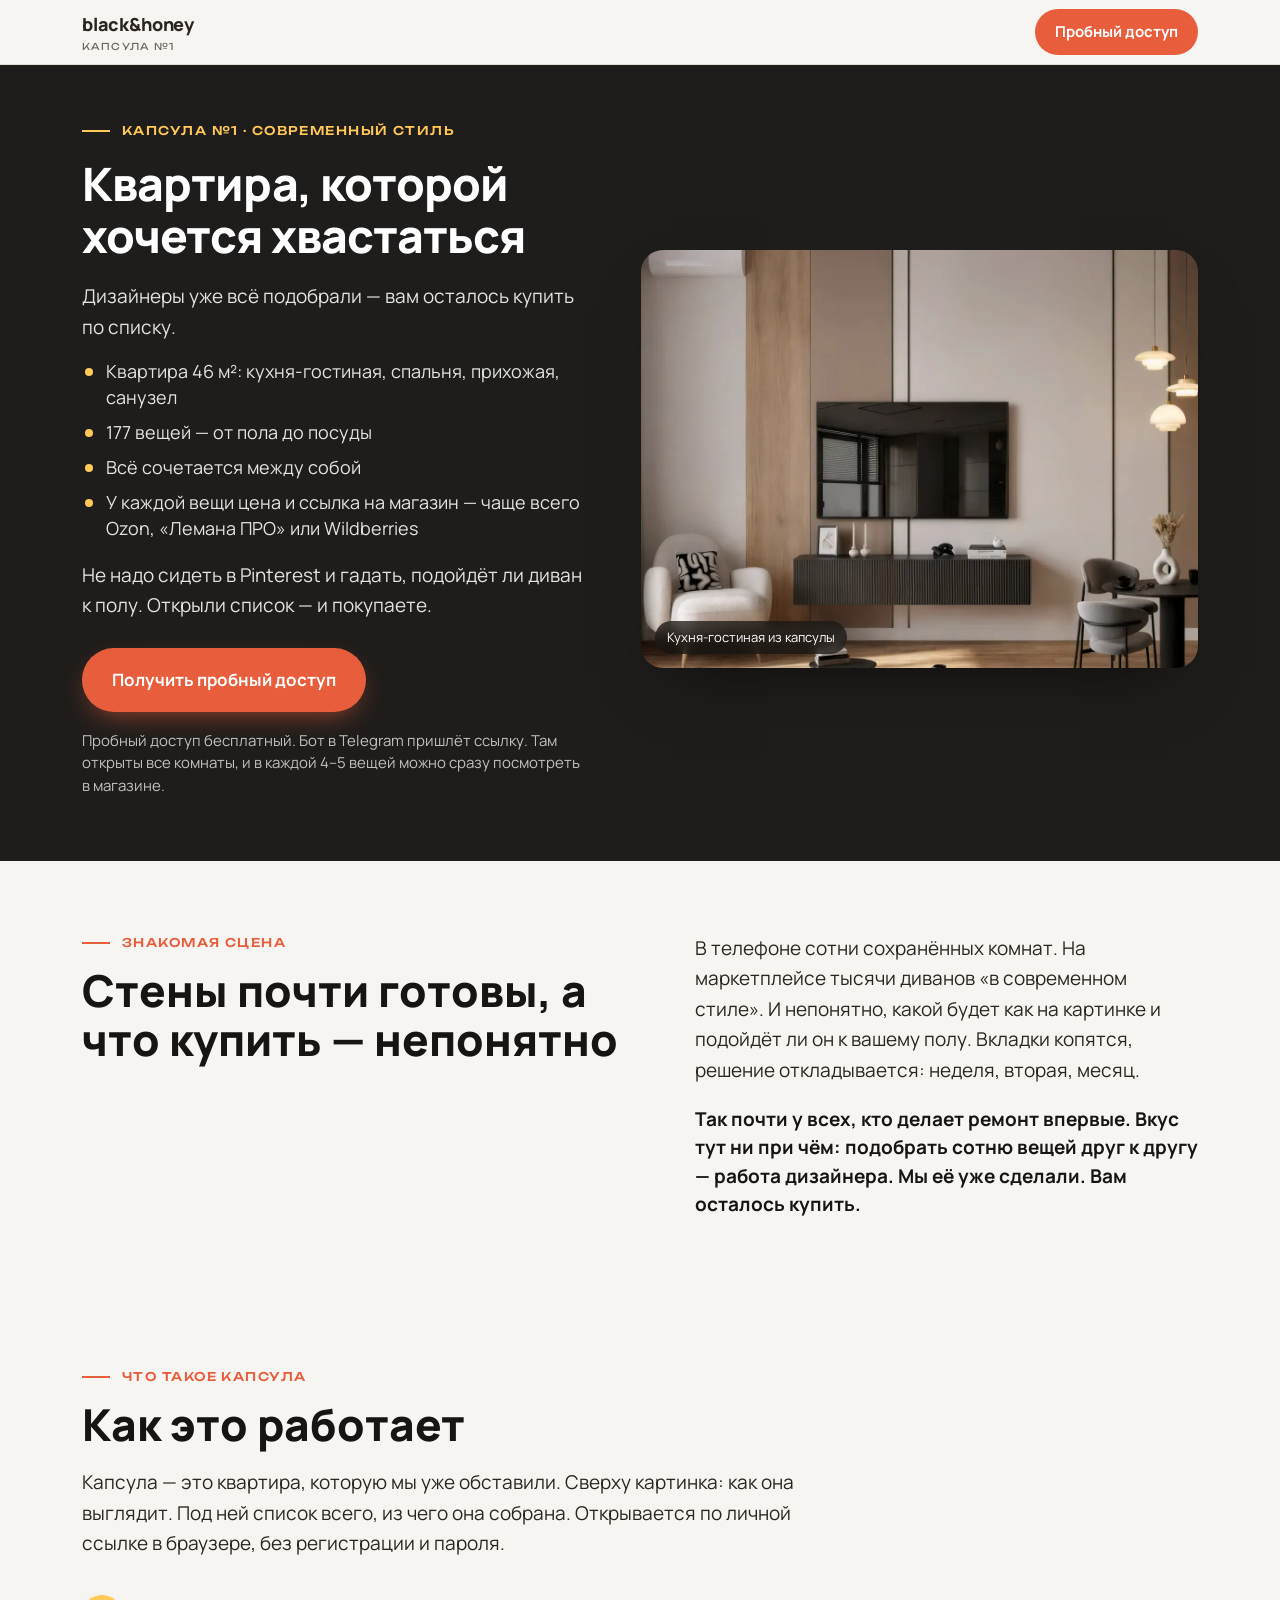
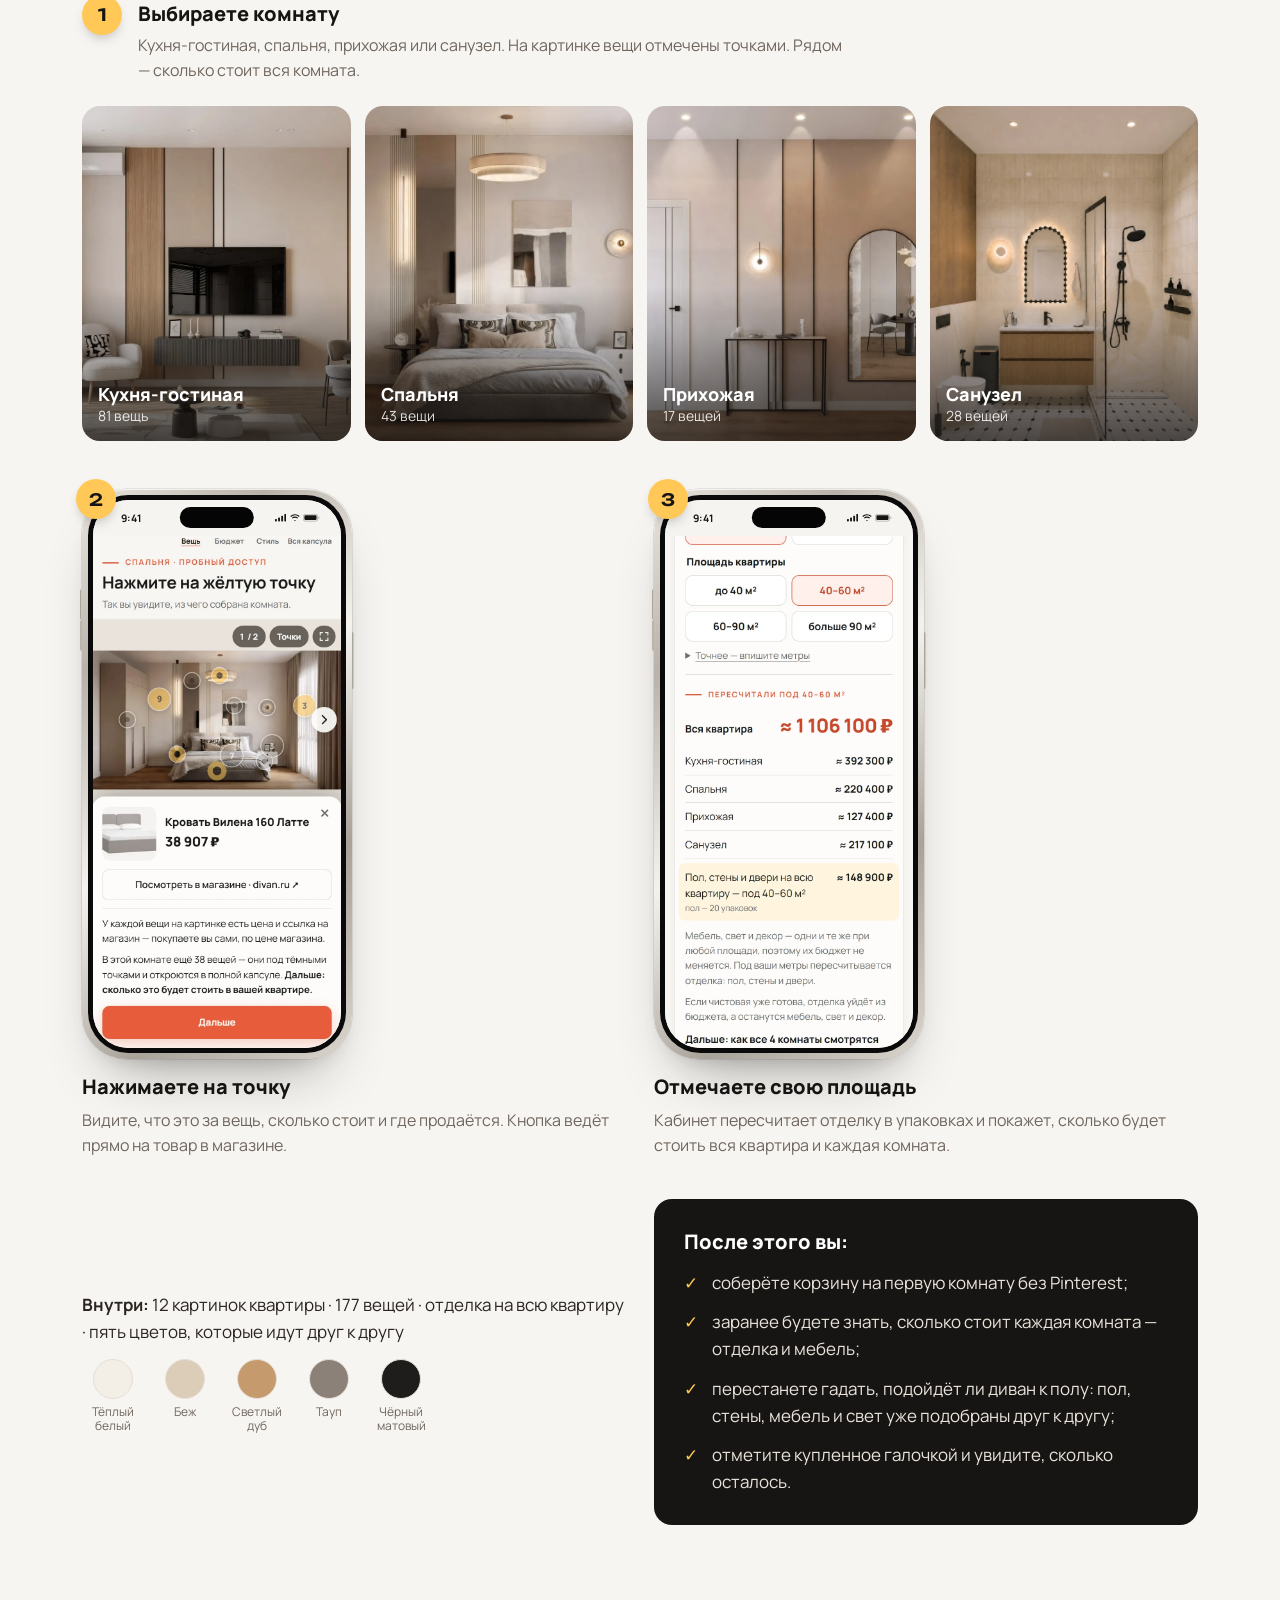
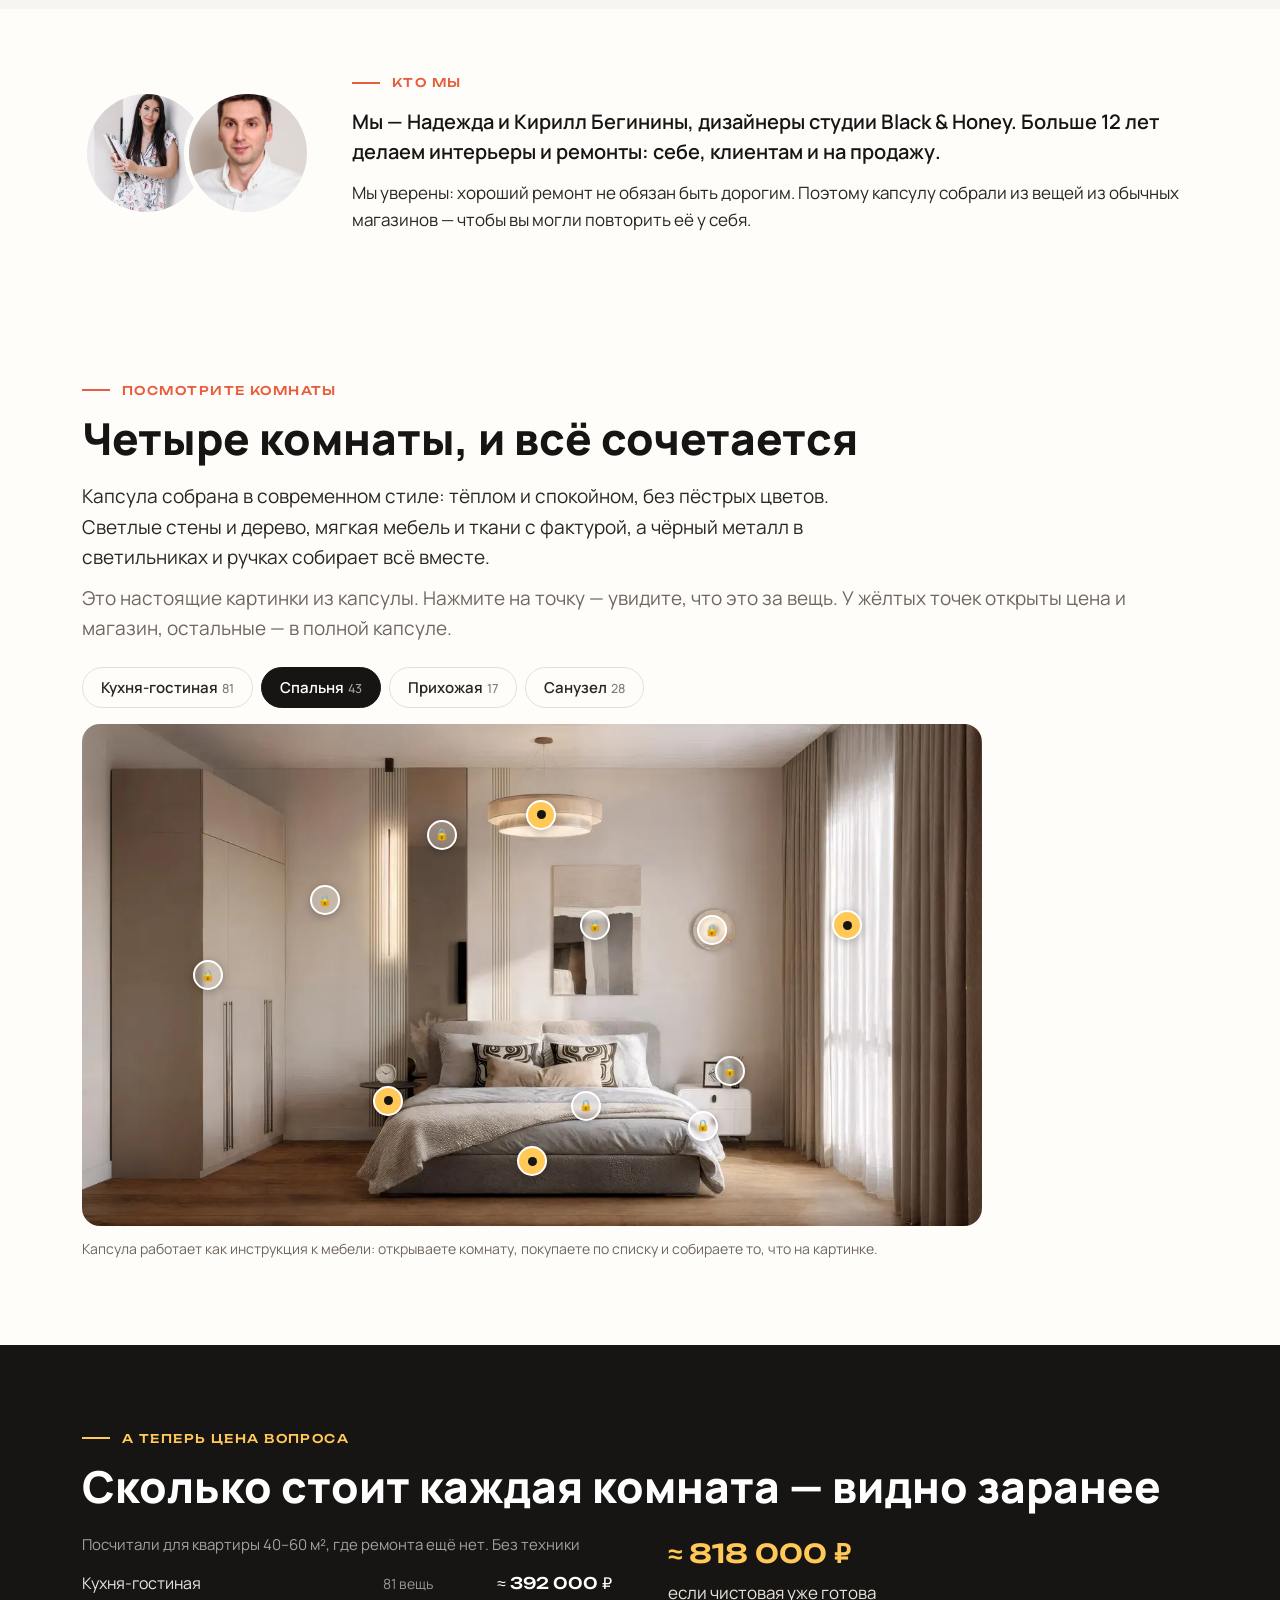
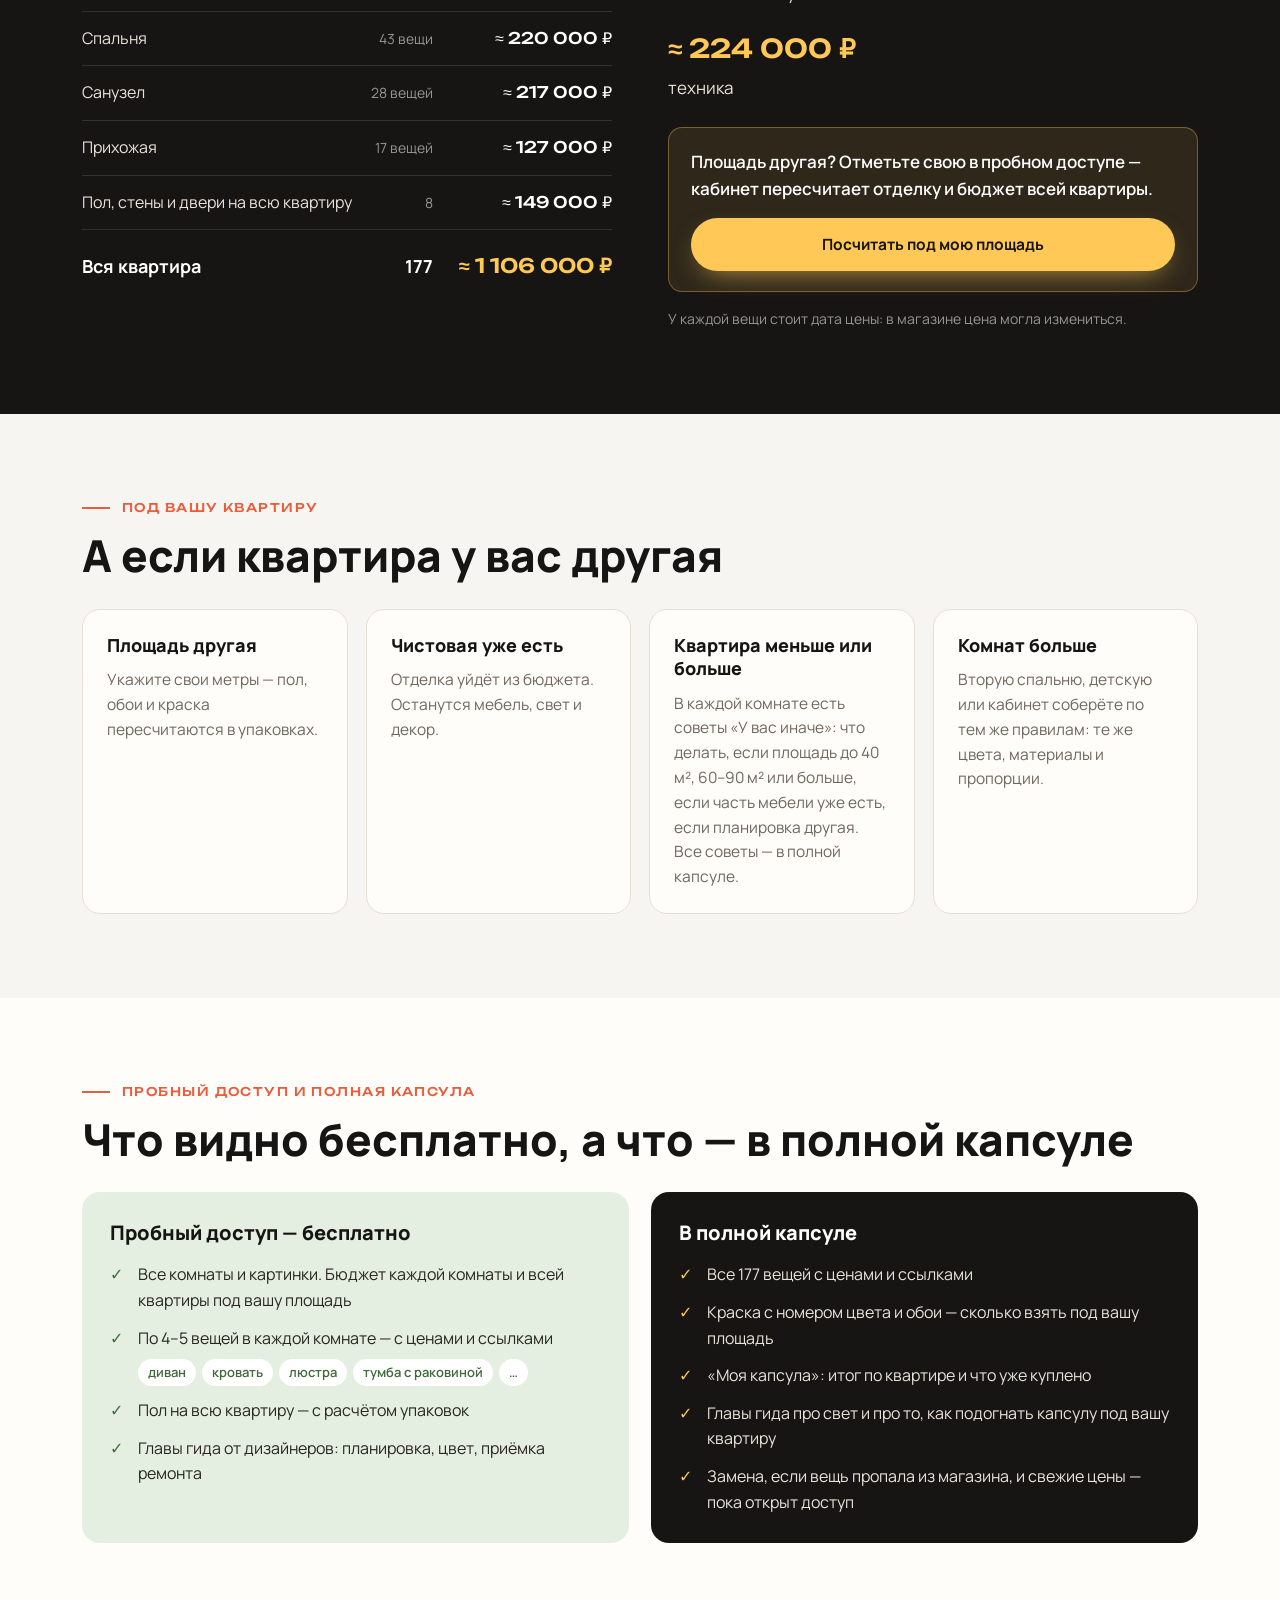
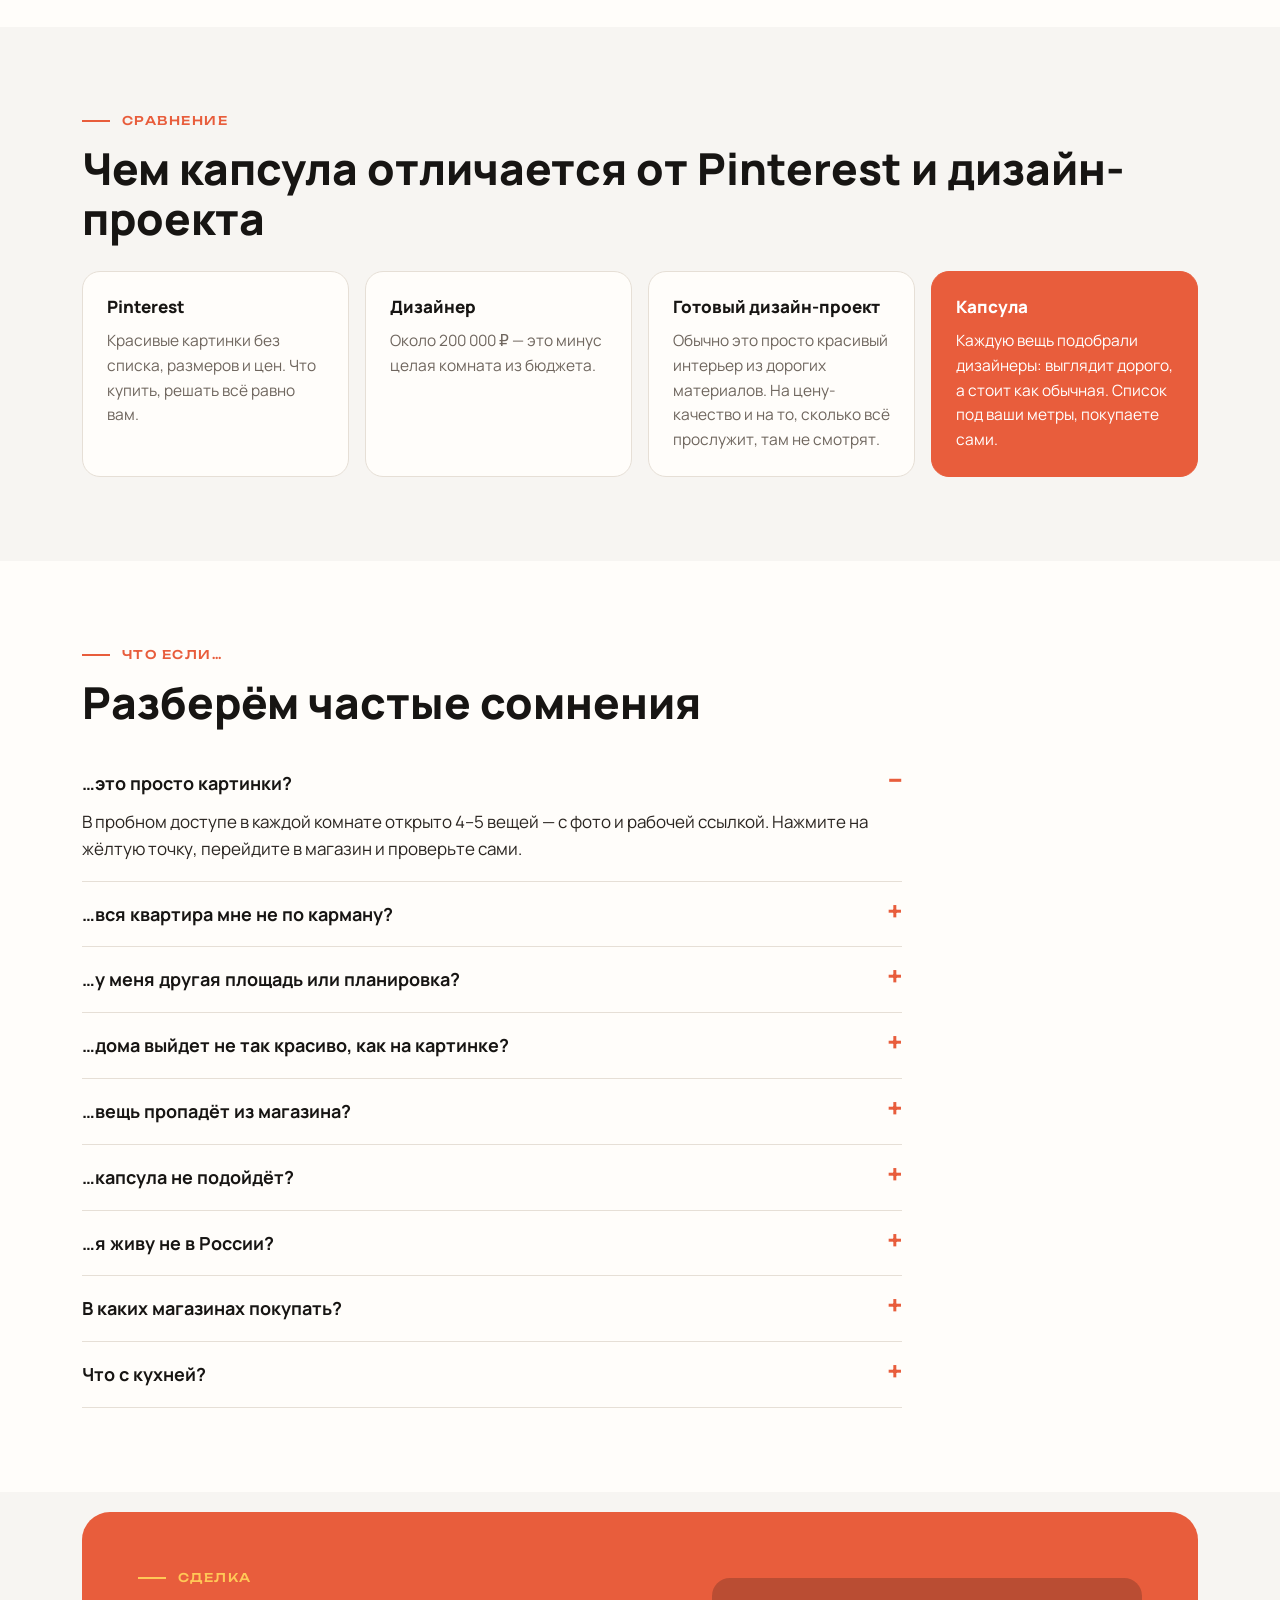
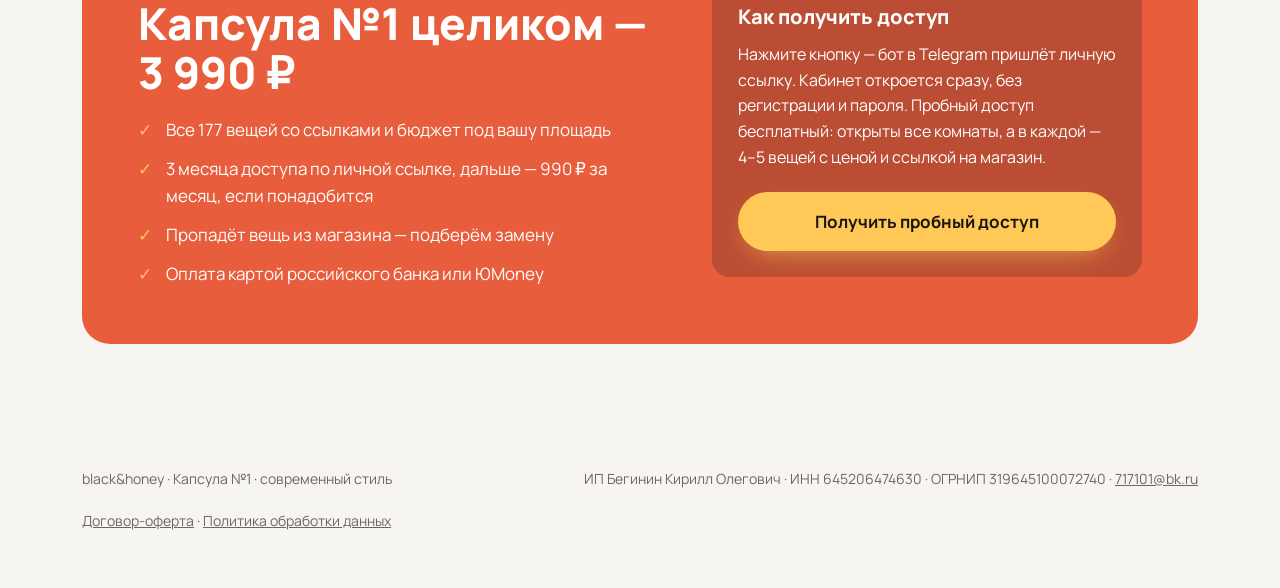
<file: kapsula/index.html>
<!DOCTYPE html>
<html lang="ru">
<head>
<meta charset="utf-8">
<meta name="viewport" content="width=device-width, initial-scale=1">
<meta name="robots" content="noindex">
<title>Капсула №1 — квартира как с картинки, готовым списком покупок · black&amp;honey</title>
<meta name="description" content="Евродвушка 46 м² от пола до посуды: 177 вещей в одной палитре, у каждой цена и ссылка на магазин — чаще всего Ozon, «Лемана ПРО» или Wildberries.">
<link rel="stylesheet" href="fonts/fonts.css">
<style>
:root{
  --terra:#E85D3C; --terra-d:#C9482A; --honey:#FFC857; --paper:#F7F5F2; --card:#FFFDFA;
  --ink:#171513; --text:#2A2521; --muted:#6F665E; --line:#E6DFD6; --green:#E4EFE1; --green-t:#3F6B3A;
  --r:18px; --wrap:1160px;
}
*{box-sizing:border-box;margin:0;padding:0}
html{scroll-behavior:smooth}
body{font-family:Manrope,system-ui,sans-serif;color:var(--text);background:var(--paper);font-size:17px;line-height:1.6;-webkit-font-smoothing:antialiased}
img,video{display:block;max-width:100%}
a{color:inherit}
.wrap{max-width:var(--wrap);margin:0 auto;padding:0 22px}
.kicker{font-family:Unbounded,sans-serif;font-size:12px;letter-spacing:.12em;text-transform:uppercase;font-weight:500;display:flex;align-items:center;gap:12px}
.kicker::before{content:"";width:28px;height:2px;background:currentColor}
h1,h2,h3{font-family:Manrope,sans-serif;font-weight:800;line-height:1.12;color:var(--ink)}
h2{font-size:clamp(28px,4.2vw,44px);margin:14px 0 18px}
h3{font-size:20px;line-height:1.3}
p+p{margin-top:12px}
.lead{font-size:19px;color:var(--text)}
.muted{color:var(--muted)}
section{padding:84px 0}
.gap{background:#FFF1BF;border:1px dashed #E2B53E;border-radius:6px;padding:0 6px;font-size:.92em;color:#6B4E00;white-space:nowrap}
.check{background:#EFE7FF;border:1px dashed #9B83D6;border-radius:6px;padding:0 6px;font-size:.8em;color:#4B3A80}

/* кнопки */
.btn{display:inline-flex;align-items:center;justify-content:center;gap:10px;background:var(--terra);color:#fff;text-decoration:none;font-weight:700;font-size:17px;padding:18px 30px;border-radius:999px;box-shadow:0 10px 28px -10px rgba(232,93,60,.7);transition:background .2s,transform .2s}
.btn:hover{background:var(--terra-d);transform:translateY(-1px)}
.btn.honey{background:var(--honey);color:var(--ink);box-shadow:0 10px 28px -12px rgba(255,200,87,.8)}
.btn.honey:hover{background:#F5BA3E}
.btn.ghost{background:transparent;color:#fff;border:2px solid rgba(255,255,255,.75);box-shadow:none;padding:16px 28px}
.btn.ghost:hover{background:rgba(255,255,255,.12)}
/* Касса выключена → <body class="pay-off">: кнопки оплаты прячутся, остаётся пробный доступ */
body.pay-off .pay-on{display:none!important}
body:not(.pay-off) .pay-off-only{display:none!important}
body.pay-off .deal-card .btn.ghost{background:var(--honey);color:var(--ink);border:0;box-shadow:0 10px 28px -12px rgba(255,200,87,.8)}

/* шапка */
header{position:sticky;top:0;z-index:20;background:rgba(247,245,242,.92);backdrop-filter:blur(10px);border-bottom:1px solid var(--line)}
header .wrap{display:flex;align-items:center;justify-content:space-between;height:64px}
.logo{font-weight:800;font-size:18px;letter-spacing:-.01em;text-decoration:none}
.logo small{display:block;font-family:Unbounded,sans-serif;font-weight:400;font-size:9.5px;letter-spacing:.12em;color:var(--muted);text-transform:uppercase}
header .btn{padding:11px 20px;font-size:15px;box-shadow:none}

/* первый экран */
/* v6: текст на однотонном фоне, рендер рядом без затемнения (Анна, 11.11) */
.hero{background:#1F1D1B;color:#fff;padding:56px 0 64px}
.hero .wrap{display:grid;grid-template-columns:1fr 1.1fr;gap:52px;align-items:center}
.hero .kicker{color:var(--honey)}
.hero h1{color:#fff;font-size:clamp(32px,3.7vw,46px);margin:18px 0 20px;letter-spacing:-.02em}
.hero .lead{color:rgba(255,255,255,.88);max-width:560px;font-size:clamp(17px,1.6vw,19px)}
.hero .cta{margin-top:28px;display:flex;flex-wrap:wrap;align-items:center;gap:14px 18px}
.hero-list{list-style:none;margin:18px 0 0;padding:0;display:grid;gap:9px;max-width:560px}
.hero-list li{position:relative;padding-left:24px;color:rgba(255,255,255,.88);font-size:clamp(16px,1.5vw,18px);line-height:1.45}
.hero-list li::before{content:"";position:absolute;left:3px;top:.55em;width:8px;height:8px;border-radius:50%;background:var(--honey)}
.hero .lead + .hero-list{margin-top:16px}
.hero .hero-after{margin-top:18px}
.hero .note{flex-basis:100%;font-size:15px;color:rgba(255,255,255,.72);max-width:520px;line-height:1.5;margin-top:4px}
.hero-media{position:relative;border-radius:22px;overflow:hidden;aspect-ratio:4/3;background:#2A2724;box-shadow:0 30px 60px -30px rgba(0,0,0,.6)}
.hero-media video{position:absolute;inset:0;width:100%;height:100%;object-fit:cover;opacity:0;transition:opacity 1s cubic-bezier(.22,1,.36,1)}
.hero-media video.on{opacity:1}
.hero-media figcaption{position:absolute;left:14px;bottom:14px;background:rgba(23,21,19,.72);color:#fff;font-size:13px;padding:6px 12px;border-radius:999px;backdrop-filter:blur(6px)}
/* запасной вариант фона — светлый беж из палитры капсулы: <section class="hero light"> */
.hero.light{background:#E9DFD2;color:var(--ink)}
.hero.light h1{color:var(--ink)}
.hero.light .kicker{color:var(--terra-d)}
.hero.light .lead{color:var(--text)}
.hero.light .note{color:var(--muted)}
.hero.light .btn.ghost{color:var(--ink);border-color:rgba(23,21,19,.55)}

/* блок 2 */
.stuck{display:grid;grid-template-columns:1.05fr .95fr;gap:56px;align-items:center}
.stuck .kicker{color:var(--terra)}
.stuck img{border-radius:var(--r);width:100%;aspect-ratio:1.24;object-fit:cover}
.stuck .accent{margin-top:20px;font-weight:700;font-size:19px;line-height:1.5;color:var(--ink)}
/* v7: знакомая сцена сразу после первого экрана — заголовок слева, текст справа, без картинки */
.scene-block{padding:72px 0 64px}
.scene-block .stuck{align-items:start}
.scene-block h2{margin-bottom:0}

/* блок 3: картинка с точками */
.how{background:var(--card)}
.how .kicker{color:var(--terra)}
.how-grid{display:grid;grid-template-columns:1.35fr .65fr;gap:40px;align-items:start;margin-top:26px}
.scene{position:relative;border-radius:var(--r);overflow:hidden}
.scene img{width:100%;aspect-ratio:1.2414;object-fit:cover}
.dot{position:absolute;width:30px;height:30px;margin:-15px 0 0 -15px;border-radius:50%;border:2px solid #fff;background:rgba(255,255,255,.28);backdrop-filter:blur(2px);cursor:pointer;display:grid;place-items:center;box-shadow:0 2px 10px rgba(0,0,0,.25)}
.dot::after{content:"";width:9px;height:9px;border-radius:50%;background:#fff}
.dot.open{background:var(--honey);border-color:#fff;animation:pulse 2.4s infinite}
.dot.open::after{background:var(--ink)}
.dot.lock::after{content:"🔒";width:auto;height:auto;background:none;font-size:11px}
@keyframes pulse{0%{box-shadow:0 0 0 0 rgba(255,200,87,.7)}70%{box-shadow:0 0 0 14px rgba(255,200,87,0)}100%{box-shadow:0 0 0 0 rgba(255,200,87,0)}}
.pop{position:absolute;z-index:5;width:250px;background:#fff;color:var(--text);border-radius:14px;padding:12px;box-shadow:0 18px 40px -12px rgba(0,0,0,.45);font-size:14px;line-height:1.4;display:none}
.pop.show{display:block}
.pop .row{display:flex;gap:12px;align-items:center}
.pop img{width:58px;height:58px;border-radius:10px;object-fit:cover;background:var(--paper)}
.pop b{display:block;color:var(--ink);font-size:15px}
.pop .price{font-family:Unbounded,sans-serif;font-weight:600;font-size:15px;color:var(--ink)}
.pop .buy{display:block;margin-top:10px;text-align:center;background:var(--ink);color:#fff;border-radius:999px;padding:8px;text-decoration:none;font-weight:700}
.pop .locked{color:var(--muted)}
.scene-hint{margin-top:12px;font-size:14px;color:var(--muted)}
.inside{list-style:none;display:grid;gap:14px}
.inside li{padding-left:30px;position:relative}
.inside li::before{content:"";position:absolute;left:0;top:7px;width:16px;height:16px;border-radius:50%;background:var(--honey)}
.swatches{display:flex;gap:10px;margin-top:8px;flex-wrap:wrap}
.sw{display:flex;flex-direction:column;align-items:center;gap:6px;font-size:12px;color:var(--muted);width:62px;text-align:center;line-height:1.2}
.sw i{width:40px;height:40px;border-radius:50%;border:1px solid var(--line)}

/* блок 4: суммы */
.sums{background:var(--ink);color:#E9E3DC}
.sums h2{color:#fff}
.sums .kicker{color:var(--honey)}
.sums-grid{display:grid;grid-template-columns:1fr 1fr;gap:56px;align-items:start;margin-top:22px}
table.money{width:100%;border-collapse:collapse;font-size:16px}
table.money td{padding:14px 0;border-bottom:1px solid rgba(255,255,255,.12);vertical-align:baseline}
table.money td.n{color:rgba(255,255,255,.55);font-size:14px;text-align:right;padding-right:18px;white-space:nowrap}
table.money td.s{font-family:Unbounded,sans-serif;font-weight:500;text-align:right;white-space:nowrap;color:#fff}
table.money tr.total td{border-bottom:none;padding-top:20px;font-size:18px;color:#fff;font-weight:700}
table.money tr.total td.s{color:var(--honey);font-size:20px}
.sums .side p{font-size:17px}
.sums .big{font-family:Unbounded,sans-serif;color:var(--honey);font-size:26px;font-weight:600;display:block;margin-bottom:4px}
.sums .tip{margin-top:26px;padding:20px 22px;border-radius:14px;background:rgba(255,200,87,.1);border:1px solid rgba(255,200,87,.35);color:#fff;font-weight:600}
.sums .tip .btn{display:flex;width:100%;margin-top:16px;padding:14px 18px;font-size:15.5px}

/* блок 5 */
.fit .kicker{color:var(--terra)}
.cards{display:grid;grid-template-columns:repeat(4,1fr);gap:18px;margin-top:28px}
.card{background:var(--card);border:1px solid var(--line);border-radius:var(--r);padding:24px}
.card h3{font-size:18px;margin-bottom:10px}
.card p{font-size:15.5px;color:var(--muted)}
.card q{display:block;margin-top:10px;font-size:15px;color:var(--text);quotes:"«" "»";font-style:italic}

/* блок 6 */
.open-paid{background:var(--card)}
.open-paid .kicker{color:var(--terra)}
.op{display:grid;grid-template-columns:1fr 1fr;gap:22px;margin-top:28px}
.op .col{border-radius:var(--r);padding:28px}
.op .free{background:var(--green)}
.op .paid{background:var(--ink);color:#E9E3DC}
.op h3{display:flex;align-items:center;gap:10px;margin-bottom:16px}
.op .paid h3{color:#fff}
.op ul{list-style:none;display:grid;gap:12px}
.op li{padding-left:28px;position:relative;font-size:16px}
.op .free li::before{content:"✓";position:absolute;left:0;color:var(--green-t);font-weight:800}
.op .paid li::before{content:"✓";position:absolute;left:0;color:var(--honey);font-weight:800}
.chips{display:flex;flex-wrap:wrap;gap:6px;margin-top:8px}
.chip{background:#fff;border-radius:999px;padding:3px 10px;font-size:13px;color:var(--green-t);font-weight:600}

/* блок 7 */
.compare .kicker{color:var(--terra)}
.cmp{display:grid;grid-template-columns:repeat(4,1fr);gap:16px;margin-top:28px}
.cmp .c{border-radius:var(--r);padding:24px;border:1px solid var(--line);background:var(--card)}
.cmp .c h3{font-size:17px;margin-bottom:10px}
.cmp .c p{font-size:15.5px;color:var(--muted)}
.cmp .c.us{background:var(--terra);border-color:var(--terra)}
.cmp .c.us h3,.cmp .c.us p{color:#fff}

/* блок 8 */
.faq{background:var(--card)}
.faq .kicker{color:var(--terra)}
.faq-list{margin-top:24px;max-width:820px}
details{border-bottom:1px solid var(--line);padding:18px 0}
summary{cursor:pointer;font-weight:700;font-size:18px;color:var(--ink);list-style:none;display:flex;justify-content:space-between;gap:16px}
summary::-webkit-details-marker{display:none}
summary::after{content:"+";font-family:Unbounded,sans-serif;color:var(--terra);font-size:22px;line-height:1}
details[open] summary::after{content:"–"}
details p{margin-top:10px;color:var(--text)}

/* блок 9 */
.authors{display:flex;align-items:center;gap:28px;flex-wrap:wrap}
.authors .ph{display:flex}
.authors .ph img{width:96px;height:96px;border-radius:50%;object-fit:cover;border:4px solid var(--paper)}
.authors .ph img+img{margin-left:-22px}
.authors h3{font-size:22px}

/* блок 10 */
.deal{padding-top:20px}
.deal-card{background:var(--terra);color:#fff;border-radius:28px;padding:56px;display:grid;grid-template-columns:1.1fr .9fr;gap:48px;align-items:center}
.deal-card h2{color:#fff;margin-top:12px}
.deal-card .kicker{color:var(--honey)}
.deal-card ul{list-style:none;display:grid;gap:12px;margin-top:8px}
.deal-card li{padding-left:28px;position:relative}
.deal-card li::before{content:"✓";position:absolute;left:0;color:var(--honey);font-weight:800}
.deal-card .how-get{background:rgba(23,21,19,.22);border-radius:18px;padding:26px}
.deal-card .how-get p{font-size:16px}
.deal-card .btn{margin-top:22px;width:100%;text-align:center}
@media (max-width:560px){.deal-card .how-get{padding:20px 16px}.deal-card .btn{padding:15px 12px;font-size:15.5px}}
.deal-card .gap{color:#6B4E00}

footer{padding:40px 0 56px;color:var(--muted);font-size:14px}
footer .wrap{display:flex;justify-content:space-between;gap:20px;flex-wrap:wrap}

/* служебная плашка макета */
.mock{max-width:var(--wrap);margin:0 auto 40px;padding:0 22px;font-size:13px;color:var(--muted)}

/* v2: кто мы, что внутри */
.who{background:var(--card);padding:64px 0}
.who-grid{display:grid;grid-template-columns:auto 1fr;gap:40px;align-items:center}
.who .kicker{color:var(--terra);margin-bottom:14px}
.who .ph{display:flex}
.who .ph img{width:128px;height:128px;border-radius:50%;object-fit:cover;border:5px solid var(--card)}
.who .ph img+img{margin-left:-26px}
.who-lead{font-size:20px;font-weight:600;color:var(--ink);line-height:1.5;margin-bottom:12px}
.inside-sec .kicker{color:var(--terra)}
.inside-grid{display:grid;grid-template-columns:1.1fr .9fr;gap:40px;margin-top:26px;align-items:start}
ol.num{list-style:none;counter-reset:n;display:grid;gap:20px}
ol.num li{counter-increment:n;position:relative;padding-left:58px;font-size:17px}
ol.num li::before{content:counter(n);position:absolute;left:0;top:-2px;width:40px;height:40px;border-radius:50%;background:var(--honey);color:var(--ink);font-family:Unbounded,sans-serif;font-weight:600;display:grid;place-items:center;font-size:16px}
ol.num b{color:var(--ink)}
.after{background:var(--ink);color:#E9E3DC;border-radius:var(--r);padding:30px}
.after h3{color:#fff;margin-bottom:14px}
.after ul{list-style:none;display:grid;gap:12px}
.after li{padding-left:28px;position:relative}
.after li::before{content:"✓";position:absolute;left:0;color:var(--honey);font-weight:800}
.scene-wrap{max-width:900px;margin-top:26px}
@media (max-width:940px){.inside-grid{grid-template-columns:1fr}}
@media (max-width:560px){.who-grid{grid-template-columns:1fr;gap:20px}.who .ph img{width:96px;height:96px}.who-lead{font-size:18px}ol.num li{padding-left:52px}}

/* v3: что такое капсула, комнаты */
.what .kicker{color:var(--terra)}
.what-intro{max-width:760px}
.steps{display:grid;grid-template-columns:repeat(3,1fr);gap:28px;margin-top:34px}
.step{position:relative}
.step h3{margin:14px 0 8px}
.step p{font-size:16px;color:var(--muted)}
.step-n{position:absolute;left:-6px;top:-10px;z-index:2;width:40px;height:40px;border-radius:50%;background:var(--honey);color:var(--ink);font-family:Unbounded,sans-serif;font-weight:600;display:grid;place-items:center;box-shadow:0 6px 14px -6px rgba(0,0,0,.35)}
/* v10: тонкий «айфон» (Анна 14.11: «тоненький, красивенький») — титановая кромка, узкая чёрная рамка экрана, большие скругления,
   тонкие кнопки по бокам; внутри полный экран кабинета 390×800 */
.phone{position:relative;container-type:inline-size;border-radius:16.5%/7.7%;padding:1.1%;background:linear-gradient(135deg,#ECE8E1 0%,#B8B2A9 22%,#F5F2ED 48%,#A8A299 74%,#DAD5CD 100%);box-shadow:inset 0 1px 0 rgba(255,255,255,.75),0 0 0 .5px rgba(23,21,19,.18),0 34px 60px -30px rgba(23,21,19,.42),0 10px 22px -14px rgba(23,21,19,.22)}
.phone::before,.phone::after{content:"";position:absolute;width:.9%;background:linear-gradient(90deg,#9C968D,#D9D4CC)}
.phone::before{left:-.75%;top:17.5%;height:5.4%;border-radius:2px 0 0 2px;box-shadow:0 12cqw 0 #BAB4AB}
.phone::after{right:-.75%;top:25%;height:10%;border-radius:0 2px 2px 0}
.phone-scr{position:relative;overflow:hidden;border:2.3cqw solid #0B0A0A;border-radius:15.6%/7.3%;background:#F6F4F0;aspect-ratio:390/844}
.phone-scr::before{content:"";position:absolute;z-index:3;top:1.2%;left:50%;transform:translateX(-50%);width:30%;aspect-ratio:3.5/1;border-radius:999px;background:#050505}
.phone-sb{position:absolute;z-index:2;top:0;left:0;right:0;height:6.6%;display:flex;align-items:center;justify-content:space-between;padding:0 8.5% 0 11.5%;background:#F6F4F0;color:#171513;font:700 12px/1 Manrope,system-ui,sans-serif;font-size:4cqw;letter-spacing:-.01em}
.phone-sb .sb-ic{display:flex;align-items:center;gap:1.4cqw}
.phone-sb svg{height:2.9cqw;width:auto;fill:currentColor}
.phone-scr img{position:absolute;left:0;top:6.6%;width:100%;height:93.4%;object-fit:cover;object-position:top}
.what-bottom{display:grid;grid-template-columns:1fr 1fr;gap:28px;margin-top:40px;align-items:center}
/* v7: шаг 1 — четыре комнаты визуализациями */
.step-rooms{margin-top:36px}
.step-head{display:flex;gap:16px;align-items:flex-start;max-width:760px}
.step-head .step-n{position:static;flex:none}
.step-head h3{margin:6px 0 6px}
.step-head p{font-size:16px;color:var(--muted)}
.rooms4{display:grid;grid-template-columns:repeat(4,1fr);gap:14px;margin-top:22px}
.room{position:relative;display:block;border-radius:var(--r);overflow:hidden;aspect-ratio:4/5;text-decoration:none;color:#fff;background:#2A2724}
.room img{width:100%;height:100%;object-fit:cover;transition:transform .9s cubic-bezier(.22,1,.36,1)}
.room:hover img{transform:scale(1.04)}
.room::after{content:"";position:absolute;left:0;right:0;bottom:0;height:46%;background:linear-gradient(rgba(23,21,19,0),rgba(23,21,19,.74))}
.room .rn{position:absolute;left:16px;bottom:36px;z-index:2;font-weight:800;font-size:18px;line-height:1.2}
.room .rc{position:absolute;left:16px;bottom:14px;z-index:2;font-size:14px;color:rgba(255,253,250,.86)}
.steps-2{grid-template-columns:1fr 1fr;margin-top:48px}
.steps-2 .phone{max-width:270px}
.facts-line{font-size:17px;margin-bottom:14px}
.tabs{display:flex;gap:8px;flex-wrap:wrap;margin-top:24px}
.tab{border:1px solid var(--line);background:var(--card);color:var(--text);border-radius:999px;padding:9px 18px;font:600 15px Manrope,sans-serif;cursor:pointer}
.tab[aria-selected="true"]{background:var(--ink);color:#fff;border-color:var(--ink)}
.tab small{color:inherit;opacity:.6;font-weight:500;margin-left:4px}
.scene-wrap{margin-top:16px}
.scene img#scene-img{width:100%;height:auto;aspect-ratio:auto;object-fit:fill}
#scene{margin:0 auto}
.pop .note{display:block;margin-top:8px;font-size:12.5px;color:var(--muted)}
.pop .gt{display:block;margin-bottom:8px}
.how .style-lead{margin-top:14px;max-width:780px}
.how .style-lead + .lead{margin-top:10px}
.pop .locked.more{display:block;margin-top:8px}
@media (max-width:940px){.steps{grid-template-columns:1fr 1fr}.what-bottom{grid-template-columns:1fr}.rooms4{grid-template-columns:1fr 1fr}}
@media (max-width:560px){.rooms4{gap:10px}.room .rn{font-size:15.5px;left:12px;bottom:31px}.room .rc{left:12px;bottom:11px;font-size:13px}.steps{grid-template-columns:1fr;gap:36px}.phone{max-width:260px;margin:0 auto}.step-n{left:calc(50% - 170px)}}

@media (max-width:940px){
  section{padding:64px 0}
  .stuck,.how-grid,.sums-grid,.op,.deal-card,.hero .wrap{grid-template-columns:1fr}
  .hero .wrap{gap:36px}
  .cards,.cmp{grid-template-columns:1fr 1fr}
  .deal-card{padding:36px 26px;gap:28px}
  .stuck{gap:28px}
}
@media (max-width:560px){
  body{font-size:16px}
  .cards,.cmp{grid-template-columns:1fr}
  header .btn{padding:9px 14px;font-size:13.5px}
  .hero{padding:40px 0 48px}
  .hero .btn{width:100%}
  .pop{width:220px}
  .dot{width:26px;height:26px;margin:-13px 0 0 -13px}
}
@media (prefers-reduced-motion:reduce){.dot.open{animation:none}html{scroll-behavior:auto}}
</style>
</head>
<body class="pay-off">
<!-- Пока касса на проде выключена (06.11: ключей ЮKassa нет, ?start=pay в Salebot не заведён) — публиковать с <body class="pay-off"> -->

<header>
  <div class="wrap">
    <a class="logo" href="#top">black&amp;honey<small>Капсула №1</small></a>
    <a class="btn" href="https://t.me/Interior_Finds_bot?start=landing">Пробный доступ</a>
  </div>
</header>

<!-- 1. Первый экран -->
<section class="hero" id="top">
  <div class="wrap">
    <div class="hero-text">
      <div class="kicker">Капсула №1 · современный стиль</div>
      <h1>Квартира, которой хочется хвастаться</h1>
      <p class="lead">Дизайнеры уже всё подобрали — вам осталось купить по списку.</p>
      <ul class="hero-list">
        <li>Квартира 46&nbsp;м²: кухня-гостиная, спальня, прихожая, санузел</li>
        <li>177&nbsp;вещей — от пола до посуды</li>
        <li>Всё сочетается между собой</li>
        <li>У каждой вещи цена и ссылка на магазин — чаще всего Ozon, «Лемана ПРО» или Wildberries</li>
      </ul>
      <p class="lead hero-after">Не надо сидеть в Pinterest и гадать, подойдёт ли диван к полу. Открыли список — и покупаете.</p>
      <div class="cta">
        <a class="btn" href="https://t.me/Interior_Finds_bot?start=landing">Получить пробный доступ</a>
        <a class="btn ghost pay-on" href="https://t.me/Interior_Finds_bot?start=pay">Купить капсулу</a>
        <p class="note">Пробный доступ бесплатный. Бот в Telegram пришлёт ссылку. Там открыты все комнаты, и в каждой 4–5&nbsp;вещей можно сразу посмотреть в магазине.</p>
      </div>
    </div>
    <figure class="hero-media">
      <video class="on" autoplay muted playsinline preload="auto" poster="img/kg-poster.webp" data-cap="Кухня-гостиная из капсулы"><source src="img/kg-1920.mp4" type="video/mp4" media="(min-width: 700px)"><source src="img/kg-960.mp4" type="video/mp4"></video>
      <video muted playsinline preload="auto" poster="img/sp-poster.webp" data-cap="Спальня из капсулы"><source src="img/sp-1920.mp4" type="video/mp4" media="(min-width: 700px)"><source src="img/sp-960.mp4" type="video/mp4"></video>
      <figcaption>Кухня-гостиная из капсулы</figcaption>
    </figure>
  </div>
</section>

<!-- 2. Знакомая сцена (v7: сразу после первого экрана) -->
<section class="scene-block">
  <div class="wrap stuck">
    <div>
      <div class="kicker">Знакомая сцена</div>
      <h2>Стены почти готовы, а что купить — непонятно</h2>
    </div>
    <div>
      <p class="lead">В телефоне сотни сохранённых комнат. На маркетплейсе тысячи диванов «в современном стиле». И непонятно, какой будет как на картинке и подойдёт ли он к вашему полу. Вкладки копятся, решение откладывается: неделя, вторая, месяц.</p>
      <p class="accent">Так почти у всех, кто делает ремонт впервые. Вкус тут ни при чём: подобрать сотню вещей друг к другу — работа дизайнера. Мы её уже сделали. Вам осталось купить.</p>
    </div>
  </div>
</section>

<!-- 1б. Что такое капсула -->
<section class="what">
  <div class="wrap">
    <div class="kicker">Что такое капсула</div>
    <h2>Как это работает</h2>
    <p class="lead what-intro">Капсула — это квартира, которую мы уже обставили. Сверху картинка: как она выглядит. Под ней список всего, из чего она собрана. Открывается по личной ссылке в браузере, без регистрации и пароля.</p>
    <div class="step-rooms">
      <div class="step-head">
        <div class="step-n">1</div>
        <div>
          <h3>Выбираете комнату</h3>
          <p>Кухня-гостиная, спальня, прихожая или санузел. На картинке вещи отмечены точками. Рядом — сколько стоит вся комната.</p>
        </div>
      </div>
      <div class="rooms4">
        <a class="room" href="#rooms" data-room="0"><img src="img/27e5911d947f-1280.webp" alt="Кухня-гостиная капсулы: ТВ-зона, кресло и обеденный стол" loading="lazy"><span class="rn">Кухня-гостиная</span><span class="rc">81 вещь</span></a>
        <a class="room" href="#rooms" data-room="1"><img src="img/e50b7ccdb591-1280.webp" alt="Спальня капсулы: кровать, шкаф, шторы и люстра" loading="lazy"><span class="rn">Спальня</span><span class="rc">43 вещи</span></a>
        <a class="room" href="#rooms" data-room="2"><img src="img/3de2f4436c7a-1280.webp" alt="Прихожая капсулы: консоль и зеркало" loading="lazy"><span class="rn">Прихожая</span><span class="rc">17 вещей</span></a>
        <a class="room" href="#rooms" data-room="3"><img src="img/9ebd1bd7004c-1280.webp" alt="Санузел капсулы: тумба с раковиной и душ" loading="lazy"><span class="rn">Санузел</span><span class="rc">28 вещей</span></a>
      </div>
    </div>
    <div class="steps steps-2">
      <div class="step">
        <div class="phone"><div class="phone-scr"><div class="phone-sb" aria-hidden="true"><span>9:41</span><span class="sb-ic"><svg viewBox="0 0 18 12"><rect x="0" y="8" width="3" height="4" rx="1"/><rect x="5" y="5.5" width="3" height="6.5" rx="1"/><rect x="10" y="3" width="3" height="9" rx="1"/><rect x="15" y="0" width="3" height="12" rx="1"/></svg><svg viewBox="0 0 16 12"><path d="M8 2.2c2.4 0 4.6.9 6.2 2.5l1.3-1.4A10.6 10.6 0 0 0 8 .3 10.6 10.6 0 0 0 .5 3.3l1.3 1.4A8.7 8.7 0 0 1 8 2.2Zm0 3.8c1.4 0 2.6.5 3.6 1.4l1.3-1.4A7 7 0 0 0 8 4.1a7 7 0 0 0-4.9 1.9l1.3 1.4C5.4 6.5 6.6 6 8 6Zm0 3.7c.5 0 1 .2 1.3.5L8 11.6 6.7 10.2c.3-.3.8-.5 1.3-.5Z"/></svg><svg viewBox="0 0 27 12"><rect x=".5" y=".5" width="23" height="11" rx="3.2" fill="none" stroke="currentColor" opacity=".4"/><rect x="2.2" y="2.2" width="19.6" height="7.6" rx="1.8"/><path d="M25 4v4c.8-.3 1.3-1.1 1.3-2S25.8 4.3 25 4Z" opacity=".45"/></svg></span></div><img src="img/cab-v20-item.webp" alt="Кабинет капсулы на телефоне: спальня, открыта карточка кровати — 38 907 ₽, divan.ru" loading="lazy"></div></div>
        <div class="step-n">2</div>
        <h3>Нажимаете на точку</h3>
        <p>Видите, что это за вещь, сколько стоит и где продаётся. Кнопка ведёт прямо на товар в магазине.</p>
      </div>
      <div class="step">
        <div class="phone"><div class="phone-scr"><div class="phone-sb" aria-hidden="true"><span>9:41</span><span class="sb-ic"><svg viewBox="0 0 18 12"><rect x="0" y="8" width="3" height="4" rx="1"/><rect x="5" y="5.5" width="3" height="6.5" rx="1"/><rect x="10" y="3" width="3" height="9" rx="1"/><rect x="15" y="0" width="3" height="12" rx="1"/></svg><svg viewBox="0 0 16 12"><path d="M8 2.2c2.4 0 4.6.9 6.2 2.5l1.3-1.4A10.6 10.6 0 0 0 8 .3 10.6 10.6 0 0 0 .5 3.3l1.3 1.4A8.7 8.7 0 0 1 8 2.2Zm0 3.8c1.4 0 2.6.5 3.6 1.4l1.3-1.4A7 7 0 0 0 8 4.1a7 7 0 0 0-4.9 1.9l1.3 1.4C5.4 6.5 6.6 6 8 6Zm0 3.7c.5 0 1 .2 1.3.5L8 11.6 6.7 10.2c.3-.3.8-.5 1.3-.5Z"/></svg><svg viewBox="0 0 27 12"><rect x=".5" y=".5" width="23" height="11" rx="3.2" fill="none" stroke="currentColor" opacity=".4"/><rect x="2.2" y="2.2" width="19.6" height="7.6" rx="1.8"/><path d="M25 4v4c.8-.3 1.3-1.1 1.3-2S25.8 4.3 25 4Z" opacity=".45"/></svg></span></div><img src="img/cab-v20-budget.webp" alt="Кабинет капсулы на телефоне: выбрана площадь 40–60 м², бюджет всей квартиры ≈ 1 106 100 ₽ и каждой комнаты" loading="lazy"></div></div>
        <div class="step-n">3</div>
        <h3>Отмечаете свою площадь</h3>
        <p>Кабинет пересчитает отделку в упаковках и покажет, сколько будет стоить вся квартира и каждая комната.</p>
      </div>
    </div>
    <div class="what-bottom">
      <div class="facts">
        <p class="facts-line"><b>Внутри:</b> 12 картинок квартиры · 177 вещей · отделка на всю квартиру · пять цветов, которые идут друг к другу</p>
        <div class="swatches">
          <span class="sw"><i style="background:#F3EEE6"></i>Тёплый белый</span>
          <span class="sw"><i style="background:#DCCDB8"></i>Беж</span>
          <span class="sw"><i style="background:#C59A6D"></i>Светлый дуб</span>
          <span class="sw"><i style="background:#8B8178"></i>Тауп</span>
          <span class="sw"><i style="background:#1F1D1B"></i>Чёрный матовый</span>
        </div>
      </div>
      <div class="after">
        <h3>После этого вы:</h3>
        <ul>
          <li>соберёте корзину на первую комнату без Pinterest;</li>
          <li>заранее будете знать, сколько стоит каждая комната — отделка и мебель;</li>
          <li>перестанете гадать, подойдёт ли диван к полу: пол, стены, мебель и свет уже подобраны друг к другу;</li>
          <li>отметите купленное галочкой и увидите, сколько осталось.</li>
        </ul>
      </div>
    </div>
  </div>
</section>

<!-- 3. Кто мы -->
<section class="who">
  <div class="wrap who-grid">
    <div class="ph"><img src="img/nadezhda-photo.jpg" alt="Надежда Бегинина"><img src="img/kirill-photo.jpg" alt="Кирилл Бегинин"></div>
    <div>
      <div class="kicker">Кто мы</div>
      <p class="who-lead">Мы — Надежда и Кирилл Бегинины, дизайнеры студии Black&nbsp;&amp;&nbsp;Honey. Больше 12 лет делаем интерьеры и ремонты: себе, клиентам и на продажу.</p>
      <p>Мы уверены: хороший ремонт не обязан быть дорогим. Поэтому капсулу собрали из вещей из обычных магазинов — чтобы вы могли повторить её у себя.</p>
    </div>
  </div>
</section>

<!-- 5. Посмотрите комнаты -->
<section class="how" id="rooms">
  <div class="wrap">
    <div class="kicker">Посмотрите комнаты</div>
    <h2>Четыре комнаты, и всё сочетается</h2>
    <p class="lead style-lead">Капсула собрана в современном стиле: тёплом и спокойном, без пёстрых цветов. Светлые стены и дерево, мягкая мебель и ткани с фактурой, а чёрный металл в светильниках и ручках собирает всё вместе.</p>
    <p class="lead muted">Это настоящие картинки из капсулы. Нажмите на точку — увидите, что это за вещь. У жёлтых точек открыты цена и магазин, остальные — в полной капсуле.</p>
    <div class="tabs" id="tabs" role="tablist"></div>
    <div class="scene-wrap">
      <div class="scene" id="scene">
        <img id="scene-img" src="" alt="">
        <div class="pop" id="pop"></div>
      </div>
      <p class="scene-hint">Капсула работает как инструкция к мебели: открываете комнату, покупаете по списку и собираете то, что на картинке.</p>
    </div>
  </div>
</section>

<!-- 6. А теперь цена вопроса -->
<section class="sums">
  <div class="wrap">
    <div class="kicker">А теперь цена вопроса</div>
    <h2>Сколько стоит каждая комната — видно заранее</h2>
    <div class="sums-grid">
      <div>
        <!-- суммы сверены с кабинетом 06.11 (room_total, 40–60 м², ремонта нет): 392 300 / 220 400 / 217 100 / 127 400 / 148 900 = 1 106 100; с чистовой 817 800 -->
        <p class="muted" style="color:rgba(255,255,255,.6);font-size:15px">Посчитали для квартиры 40–60 м², где ремонта ещё нет. Без техники</p>
        <table class="money">
          <tr><td>Кухня-гостиная</td><td class="n">81 вещь</td><td class="s">≈ 392 000 ₽</td></tr>
          <tr><td>Спальня</td><td class="n">43 вещи</td><td class="s">≈ 220 000 ₽</td></tr>
          <tr><td>Санузел</td><td class="n">28 вещей</td><td class="s">≈ 217 000 ₽</td></tr>
          <tr><td>Прихожая</td><td class="n">17 вещей</td><td class="s">≈ 127 000 ₽</td></tr>
          <tr><td>Пол, стены и двери на всю квартиру</td><td class="n">8</td><td class="s">≈ 149 000 ₽</td></tr>
          <tr class="total"><td>Вся квартира</td><td class="n">177</td><td class="s">≈ 1 106 000 ₽</td></tr>
        </table>
      </div>
      <div class="side">
        <p><span class="big">≈ 818 000 ₽</span>если чистовая уже готова</p>
        <p style="margin-top:22px"><span class="big">≈ 224 000 ₽</span>техника</p>
        <div class="tip"><p>Площадь другая? Отметьте свою в пробном доступе — кабинет пересчитает отделку и бюджет всей квартиры.</p><a class="btn honey" href="https://t.me/Interior_Finds_bot?start=landing">Посчитать под мою площадь</a></div>
        <p class="muted" style="color:rgba(255,255,255,.55);font-size:14px;margin-top:16px">У каждой вещи стоит дата цены: в магазине цена могла измениться.</p>
      </div>
    </div>
  </div>
</section>

<!-- 7. Если у вас другая площадь или планировка -->
<section class="fit">
  <div class="wrap">
    <div class="kicker">Под вашу квартиру</div>
    <h2>А если квартира у вас другая</h2>
    <div class="cards">
      <div class="card"><h3>Площадь другая</h3><p>Укажите свои метры — пол, обои и краска пересчитаются в упаковках.</p></div>
      <div class="card"><h3>Чистовая уже есть</h3><p>Отделка уйдёт из бюджета. Останутся мебель, свет и декор.</p></div>
      <div class="card"><h3>Квартира меньше или больше</h3><p>В каждой комнате есть советы «У вас иначе»: что делать, если площадь до 40 м², 60–90 м² или больше, если часть мебели уже есть, если планировка другая. Все советы — в полной капсуле.</p></div>
      <div class="card"><h3>Комнат больше</h3><p>Вторую спальню, детскую или кабинет соберёте по тем же правилам: те же цвета, материалы и пропорции.</p></div>
    </div>
  </div>
</section>

<!-- 8. Что открыто сразу, а что — в полной капсуле -->
<section class="open-paid">
  <div class="wrap">
    <div class="kicker">Пробный доступ и полная капсула</div>
    <h2>Что видно бесплатно, а что — в полной капсуле</h2>
    <div class="op">
      <div class="col free">
        <h3>Пробный доступ — бесплатно</h3>
        <ul>
          <li>Все комнаты и картинки. Бюджет каждой комнаты и всей квартиры под вашу площадь</li>
          <li>По 4–5 вещей в каждой комнате — с ценами и ссылками
            <div class="chips"><span class="chip">диван</span><span class="chip">кровать</span><span class="chip">люстра</span><span class="chip">тумба с раковиной</span><span class="chip">…</span></div>
          </li>
          <li>Пол на всю квартиру — с расчётом упаковок</li>
          <li>Главы гида от дизайнеров: планировка, цвет, приёмка ремонта</li>
        </ul>
      </div>
      <div class="col paid">
        <h3>В полной капсуле</h3>
        <ul>
          <li>Все 177 вещей с ценами и ссылками</li>
          <li>Краска с номером цвета и обои — сколько взять под вашу площадь</li>
          <li>«Моя капсула»: итог по квартире и что уже куплено</li>
          <li>Главы гида про свет и про то, как подогнать капсулу под вашу квартиру</li>
          <li>Замена, если вещь пропала из магазина, и свежие цены — пока открыт доступ</li>
        </ul>
      </div>
    </div>
  </div>
</section>

<!-- 9. Чем капсула отличается -->
<section class="compare">
  <div class="wrap">
    <div class="kicker">Сравнение</div>
    <h2>Чем капсула отличается от Pinterest и дизайн-проекта</h2>
    <div class="cmp">
      <div class="c"><h3>Pinterest</h3><p>Красивые картинки без списка, размеров и цен. Что купить, решать всё равно вам.</p></div>
      <div class="c"><h3>Дизайнер</h3><p>Около 200 000 ₽ — это минус целая комната из бюджета.</p></div>
      <div class="c"><h3>Готовый дизайн-проект</h3><p>Обычно это просто красивый интерьер из дорогих материалов. На цену-качество и на то, сколько всё прослужит, там не смотрят.</p></div>
      <div class="c us"><h3>Капсула</h3><p>Каждую вещь подобрали дизайнеры: выглядит дорого, а стоит как обычная. Список под ваши метры, покупаете сами.</p></div>
    </div>
  </div>
</section>

<!-- 10. Что если… -->
<section class="faq">
  <div class="wrap">
    <div class="kicker">Что если…</div>
    <h2>Разберём частые сомнения</h2>
    <div class="faq-list">
      <details open><summary>…это просто картинки?</summary><p>В пробном доступе в каждой комнате открыто 4–5 вещей — с фото и рабочей ссылкой. Нажмите на жёлтую точку, перейдите в магазин и проверьте сами.</p></details>
      <details><summary>…вся квартира мне не по карману?</summary><p>Бюджет каждой комнаты виден заранее. Начните с одной: прихожая — ≈ 127 000 ₽, спальня — ≈ 220 000 ₽.</p></details>
      <details><summary>…у меня другая площадь или планировка?</summary><p>Укажите свои метры — отделка пересчитается. Мебель берите той же модели, но своего размера. Как подобрать размер, рассказано в главе гида про подгонку — она в полной капсуле.</p></details>
      <details><summary>…дома выйдет не так красиво, как на картинке?</summary><p>Возьмите пробный доступ и сравните сами: нажмите на точку на картинке — откроется вещь с фото из магазина. Дома многое решают свет и аккуратный ремонт. Как принимать работу у мастеров, рассказано в главе гида про приёмку ремонта — она открыта бесплатно.</p></details>
      <details><summary>…вещь пропадёт из магазина?</summary><p>Подберём замену — это входит в капсулу, пока открыт доступ.</p></details>
      <details><summary>…капсула не подойдёт?</summary><p>Сначала откройте пробный доступ: посмотрите комнаты, понажимайте на вещи, отметьте свою площадь. Решайте, когда поймёте, ваше это или нет.</p></details>
      <details><summary>…я живу не в России?</summary><p>Пока оплатить можно только картой российского банка, и ссылки ведут в российские магазины.</p></details>
      <details><summary>В каких магазинах покупать?</summary><p>Больше всего вещей на Ozon — 74. Ещё 37 в «Лемана ПРО», 27 на Wildberries, а технику мы брали в DNS. Остальное — в магазинах мебели, света и сантехники: например, кровать продаётся на divan.ru.</p></details>
      <details><summary>Что с кухней?</summary><p>Модули, столешница и мойка есть в списке, они продаются в «Лемана ПРО». Натяжной потолок, тонированные зеркала и шкаф над инсталляцией делают на заказ — в капсуле написано, что сказать мастеру.</p></details>
    </div>
  </div>
</section>

<!-- 11. Сделка -->
<section class="deal" id="deal">
  <div class="wrap">
    <div class="deal-card">
      <div>
        <div class="kicker">Сделка</div>
        <h2>Капсула №1 целиком — 3 990 ₽</h2>
        <ul>
          <li>Все 177 вещей со ссылками и бюджет под вашу площадь</li>
          <li>3 месяца доступа по личной ссылке, дальше — 990 ₽ за месяц, если понадобится</li>
          <li>Пропадёт вещь из магазина — подберём замену</li>
          <li>Оплата картой российского банка или ЮMoney</li>
        </ul>
      </div>
      <div class="how-get">
        <h3 style="color:#fff;margin-bottom:10px">Как получить доступ</h3>
        <p class="pay-on">Нажмите «Купить» — бот в Telegram пришлёт личную ссылку сразу на оплату. После оплаты капсула откроется, без регистрации и пароля.</p>
        <a class="btn honey pay-on" href="https://t.me/Interior_Finds_bot?start=pay">Купить капсулу — 3&nbsp;990&nbsp;₽</a>
        <p class="pay-on" style="margin-top:22px">Хотите сначала посмотреть — возьмите пробный доступ. Он бесплатный: открыты все комнаты, а в каждой — 4–5 вещей с ценой и ссылкой на магазин.</p>
        <p class="pay-off-only">Нажмите кнопку — бот в Telegram пришлёт личную ссылку. Кабинет откроется сразу, без регистрации и пароля. Пробный доступ бесплатный: открыты все комнаты, а в каждой — 4–5 вещей с ценой и ссылкой на магазин.</p>
        <a class="btn ghost" href="https://t.me/Interior_Finds_bot?start=landing">Получить пробный доступ</a>
      </div>
    </div>
  </div>
</section>

<footer>
  <div class="wrap">
    <span>black&amp;honey · Капсула №1 · современный стиль</span>
    <span>ИП Бегинин Кирилл Олегович · ИНН 645206474630 · ОГРНИП 319645100072740 · <a href="mailto:717101@bk.ru">717101@bk.ru</a></span>
    <span><a href="oferta/">Договор-оферта</a> · <a href="/privacy-policy">Политика обработки данных</a></span>
  </div>
</footer>

<script>
(function(){
  var ROOMS = [{"slug": "kuhnya-gostinaya", "title": "Кухня-гостиная", "img": "img/27e5911d947f-1280.webp", "ar": 1.2414, "alt": "Гостиная: ТВ-зона и обеденная зона", "n": 81, "dots": [{"x": 24, "y": 77, "t": "Кресло"}, {"x": 43, "y": 92, "t": "Журнальные столики", "c": 2}, {"x": 60, "y": 75, "t": "ТВ-тумба"}, {"x": 52, "y": 52, "t": "Телевизор"}, {"x": 21, "y": 17, "t": "Кондиционер"}, {"x": 90, "y": 87, "t": "Обеденный стол", "o": 1, "n": "Обеденный стол", "p": "14 049 ₽", "s": "Wildberries", "i": "img/d9d8c17aa84a-400.webp"}, {"x": 81, "y": 79, "t": "Стулья", "o": 1, "n": "Стулья", "p": "19 191 ₽", "s": "Wildberries", "i": "img/771e51f6c7e9-400.webp"}, {"x": 27, "y": 96, "t": "Ковёр"}, {"x": 87, "y": 34, "t": "Подвесы над столом", "c": 3}, {"x": 90, "y": 71, "t": "На столе", "o": 1, "n": "Ваза", "p": "503 ₽", "s": "Wildberries", "i": "img/1316ba080a5e-400.webp", "g": 5}, {"x": 44, "y": 66, "t": "Декор", "c": 9}, {"x": 11, "y": 50, "t": "Окно", "c": 3}, {"x": 70, "y": 25, "t": "Отделка", "c": 12}]}, {"slug": "spalnya", "title": "Спальня", "img": "img/e50b7ccdb591-1280.webp", "ar": 1.794, "alt": "Спальня целиком", "n": 43, "dots": [{"x": 14, "y": 50, "t": "Шкаф"}, {"x": 40, "y": 22, "t": "Тонированное зеркало"}, {"x": 51, "y": 18, "t": "Люстра", "o": 1, "n": "Люстра", "p": "10 760 ₽", "s": "Ozon", "i": "img/1c3a7c15c412-400.webp"}, {"x": 57, "y": 40, "t": "Картина"}, {"x": 70, "y": 41, "t": "Настенный светильник"}, {"x": 50, "y": 87, "t": "Кровать", "o": 1, "n": "Кровать", "p": "38 907 ₽", "s": "divan.ru", "i": "img/cd80648f68ea-400.webp"}, {"x": 56, "y": 76, "t": "Постель", "c": 7}, {"x": 34, "y": 75, "t": "Журнальный столик", "o": 1, "n": "Журнальный столик", "p": "2 897 ₽", "s": "Яндекс Маркет", "i": "img/6e4071c6bec7-400.webp"}, {"x": 69, "y": 80, "t": "Прикроватный столик"}, {"x": 72, "y": 69, "t": "На тумбочках", "c": 3}, {"x": 85, "y": 40, "t": "Окно", "o": 1, "n": "Шторы", "p": "10 779 ₽", "s": "Лемана Про", "i": "img/2cd6e5b21021-400.webp", "g": 2}, {"x": 27, "y": 35, "t": "Отделка", "c": 9}]}, {"slug": "prihozhaya", "title": "Прихожая", "img": "img/3de2f4436c7a-1280.webp", "ar": 1.5357, "alt": "Прихожая: консоль и зеркало", "n": 17, "dots": [{"x": 24, "y": 55, "t": "Межкомнатная дверь"}, {"x": 46, "y": 45, "t": "Настенный светильник", "o": 1, "n": "Настенный светильник", "p": "4 837 ₽", "s": "Ozon", "i": "img/a252b98d448f-400.webp"}, {"x": 52, "y": 80, "t": "Консоль", "o": 1, "n": "Консоль", "p": "11 500 ₽", "s": "Ozon", "i": "img/d50dfce81773-400.webp"}, {"x": 54, "y": 65, "t": "На консоли", "c": 2}, {"x": 70, "y": 42, "t": "Зеркало", "o": 1, "n": "Зеркало", "p": "9 394 ₽", "s": "Wildberries", "i": "img/d1c846338fa1-400.webp"}, {"x": 80, "y": 25, "t": "Отделка", "c": 10}]}, {"slug": "sanuzel", "title": "Санузел", "img": "img/9ebd1bd7004c-1280.webp", "ar": 0.8, "alt": "Тумба с раковиной и душ", "n": 28, "dots": [{"x": 8, "y": 35, "t": "Шкаф над инсталляцией"}, {"x": 12, "y": 83, "t": "Инсталляция с унитазом"}, {"x": 12, "y": 73, "t": "У унитаза", "c": 3}, {"x": 21, "y": 78, "t": "Корзины", "c": 2}, {"x": 44, "y": 76, "t": "Тумба с раковиной", "o": 1, "n": "Тумба с раковиной", "p": "47 345 ₽", "s": "Ozon", "i": "img/2325bd3e3119-400.webp"}, {"x": 30, "y": 63, "t": "У раковины", "c": 5}, {"x": 43, "y": 45, "t": "Зеркало", "o": 1, "n": "Зеркало", "p": "13 371 ₽", "s": "Ozon", "i": "img/ac5b528d2ee1-400.webp"}, {"x": 27, "y": 43, "t": "Настенный светильник", "o": 1, "n": "Настенный светильник", "p": "2 690 ₽", "s": "Ozon", "i": "img/2e8d650e4953-400.webp"}, {"x": 72, "y": 50, "t": "Душ", "o": 1, "n": "Душевая стойка", "p": "7 990 ₽", "s": "Сантехника онлайн", "i": "img/d7a2d48a4078-400.webp", "g": 4}, {"x": 51, "y": 97, "t": "Коврик"}, {"x": 30, "y": 92, "t": "Отделка", "c": 6}]}];
  var tabs = document.getElementById('tabs'), scene = document.getElementById('scene'),
      img = document.getElementById('scene-img'), pop = document.getElementById('pop');
  function things(n){ var a = n % 10, b = n % 100; return (a === 1 && b !== 11) ? 'вещь' : (a >= 2 && a <= 4 && (b < 12 || b > 14)) ? 'вещи' : 'вещей'; }
  function esc(s){ return String(s).replace(/[&<>"]/g, function(c){ return {'&':'&amp;','<':'&lt;','>':'&gt;','"':'&quot;'}[c]; }); }
  function place(btn){
    var sr = scene.getBoundingClientRect(), br = btn.getBoundingClientRect();
    var x = br.left - sr.left + br.width/2, y = br.top - sr.top + br.height/2;
    var w = pop.offsetWidth, h = pop.offsetHeight;
    var left = Math.min(Math.max(x - w/2, 8), sr.width - w - 8);
    var top = y - h - 18; if (top < 8) top = y + 22;
    if (top + h > sr.height - 8) top = Math.max(8, sr.height - h - 8);   // v9: окошко группы выше — не вылезать за низ картинки
    pop.style.left = left + 'px'; pop.style.top = top + 'px';
  }
  function show(i){
    var r = ROOMS[i];
    Array.prototype.forEach.call(tabs.children, function(t, k){ t.setAttribute('aria-selected', k === i ? 'true' : 'false'); });
    pop.classList.remove('show');
    Array.prototype.slice.call(scene.querySelectorAll('.dot')).forEach(function(d){ d.remove(); });
    img.src = r.img; img.alt = r.title + ': ' + r.alt;
    scene.style.maxWidth = Math.round(Math.min(900, window.innerHeight * 0.78 * r.ar)) + 'px';
    r.dots.forEach(function(d, k){
      var b = document.createElement('button');
      b.className = 'dot ' + (d.o ? 'open' : 'lock');
      b.style.left = d.x + '%'; b.style.top = d.y + '%';
      b.setAttribute('aria-label', d.o ? d.n : d.t);
      b.dataset.k = k;
      scene.insertBefore(b, pop);
    });
  }
  ROOMS.forEach(function(r, i){
    var t = document.createElement('button');
    t.className = 'tab'; t.setAttribute('role', 'tab');
    t.innerHTML = esc(r.title) + '<small>' + r.n + '</small>';
    t.addEventListener('click', function(){ show(i); });
    tabs.appendChild(t);
  });
  scene.addEventListener('click', function(e){
    var b = e.target.closest('.dot');
    if (!b) { pop.classList.remove('show'); return; }
    var cur = Array.prototype.findIndex.call(tabs.children, function(t){ return t.getAttribute('aria-selected') === 'true'; });
    var d = ROOMS[cur].dots[+b.dataset.k];
    if (d.o) {
      pop.innerHTML = (d.g ? '<b class="gt">' + esc(d.t) + '</b>' : '') + '<div class="row"><img src="' + d.i + '" alt=""><div><b>' + esc(d.n) + '</b><span class="price">' + esc(d.p) + '</span> · ' + esc(d.s) + '</div></div>' + (d.g ? '<span class="locked more">ещё ' + d.g + ' ' + things(d.g) + ' 🔒 в полной капсуле</span>' : '') + '<span class="note">Ссылка на магазин — в пробном доступе</span>';
    } else {
      pop.innerHTML = '<b>' + esc(d.t) + '</b><span class="locked">' + (d.c ? d.c + ' ' + things(d.c) + ' · ' : '') + '🔒 в полной капсуле</span>';
    }
    pop.classList.add('show'); place(b);
  });
  Array.prototype.forEach.call(document.querySelectorAll('[data-room]'), function(a){
    a.addEventListener('click', function(e){ e.preventDefault(); tabs.children[+a.dataset.room].click(); document.getElementById('rooms').scrollIntoView({behavior:'smooth'}); });
  });
  show(1); // спальня первой: на новом кадре открыты кровать, столик, люстра и шторы
})();
</script>
<script>
/* v7: два ролика по очереди с плавной сменой — без обрыва на повторе */
(function(){
  var box = document.querySelector('.hero-media'); if (!box) return;
  var vs = Array.prototype.slice.call(box.querySelectorAll('video')), cap = box.querySelector('figcaption'), cur = 0, busy = false;
  if (vs.length < 2) { if (vs[0]) vs[0].loop = true; return; }
  function go(){
    if (busy) return; busy = true;
    var a = vs[cur], n = (cur + 1) % vs.length, b = vs[n];
    try { b.currentTime = 0; } catch(e) {}
    var p = b.play(); if (p && p.catch) p.catch(function(){});
    b.classList.add('on'); a.classList.remove('on');
    cap.textContent = b.dataset.cap; cur = n;
    setTimeout(function(){ a.pause(); busy = false; }, 1100);
  }
  vs.forEach(function(v, k){
    v.addEventListener('timeupdate', function(){ if (k === cur && v.duration && v.currentTime > v.duration - 1) go(); });
    v.addEventListener('ended', function(){ if (k === cur) go(); });
  });
})();
</script>
</body>
</html>
</file>
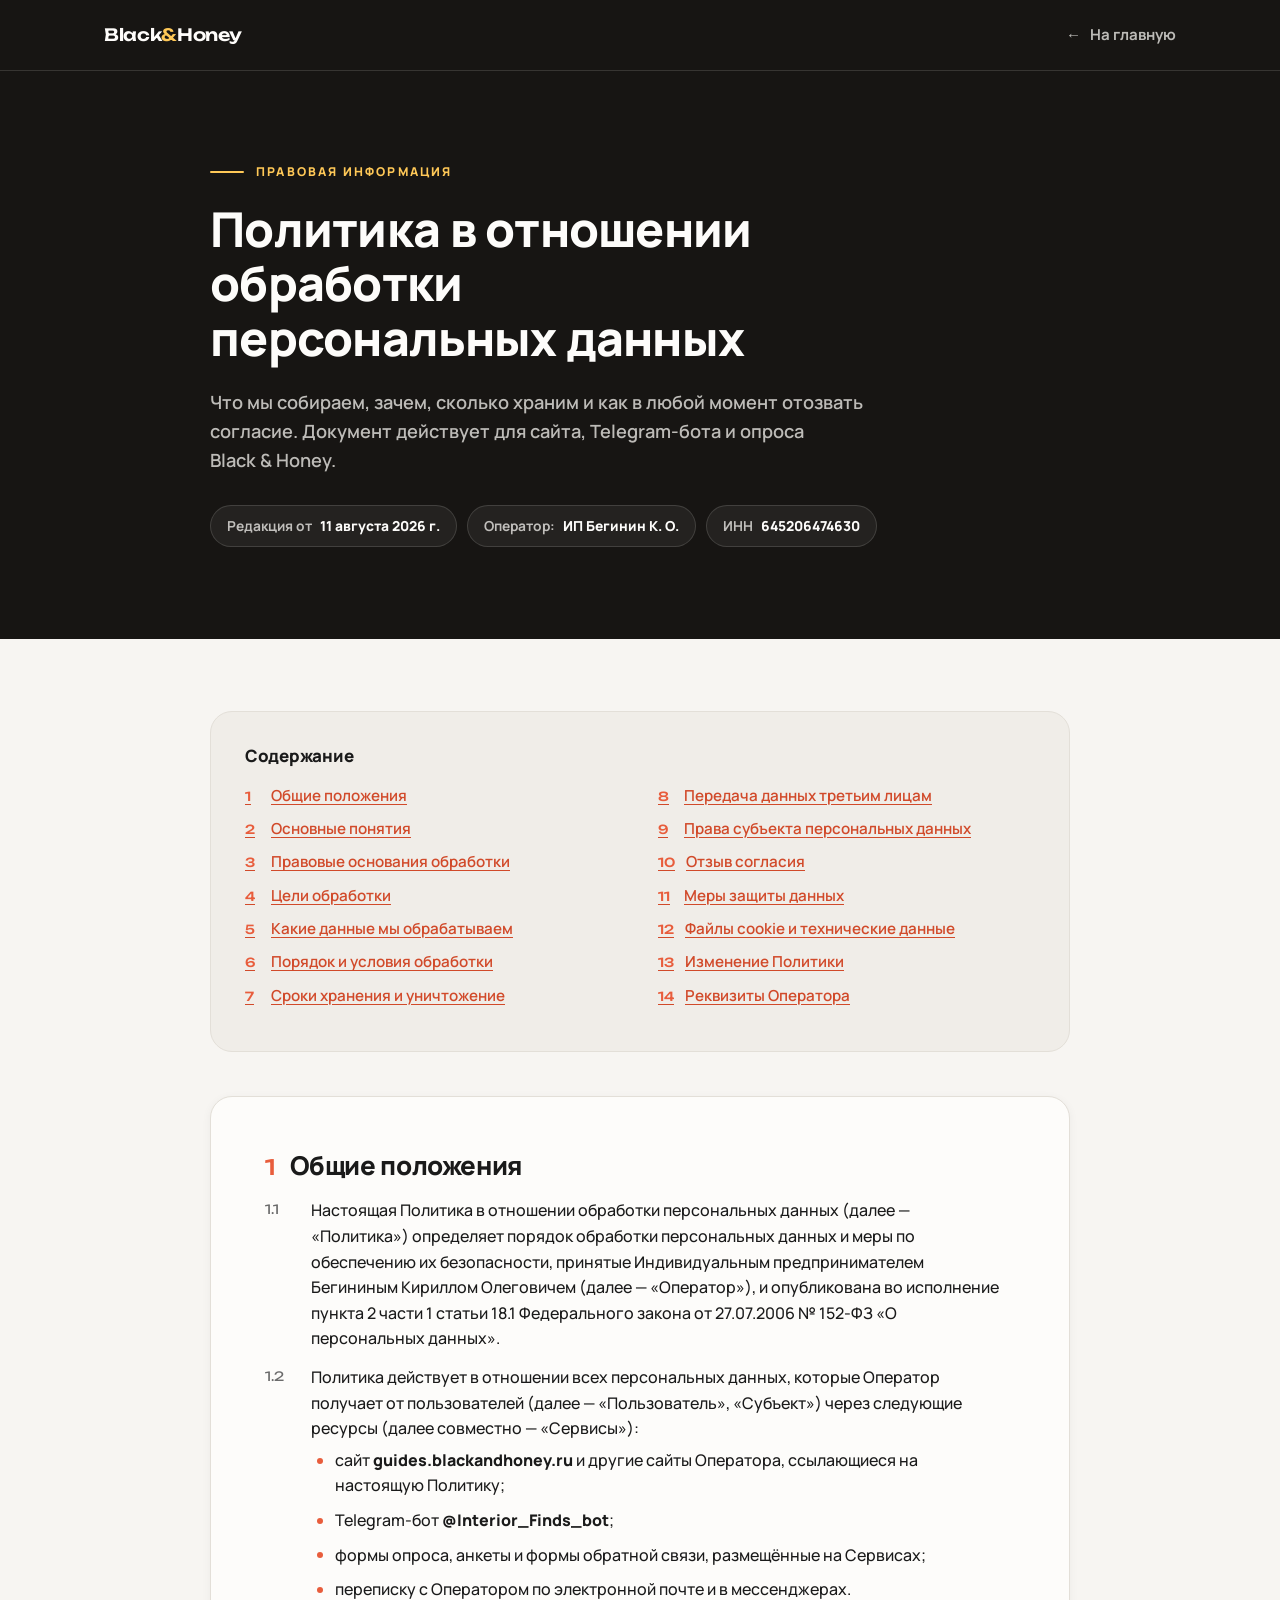
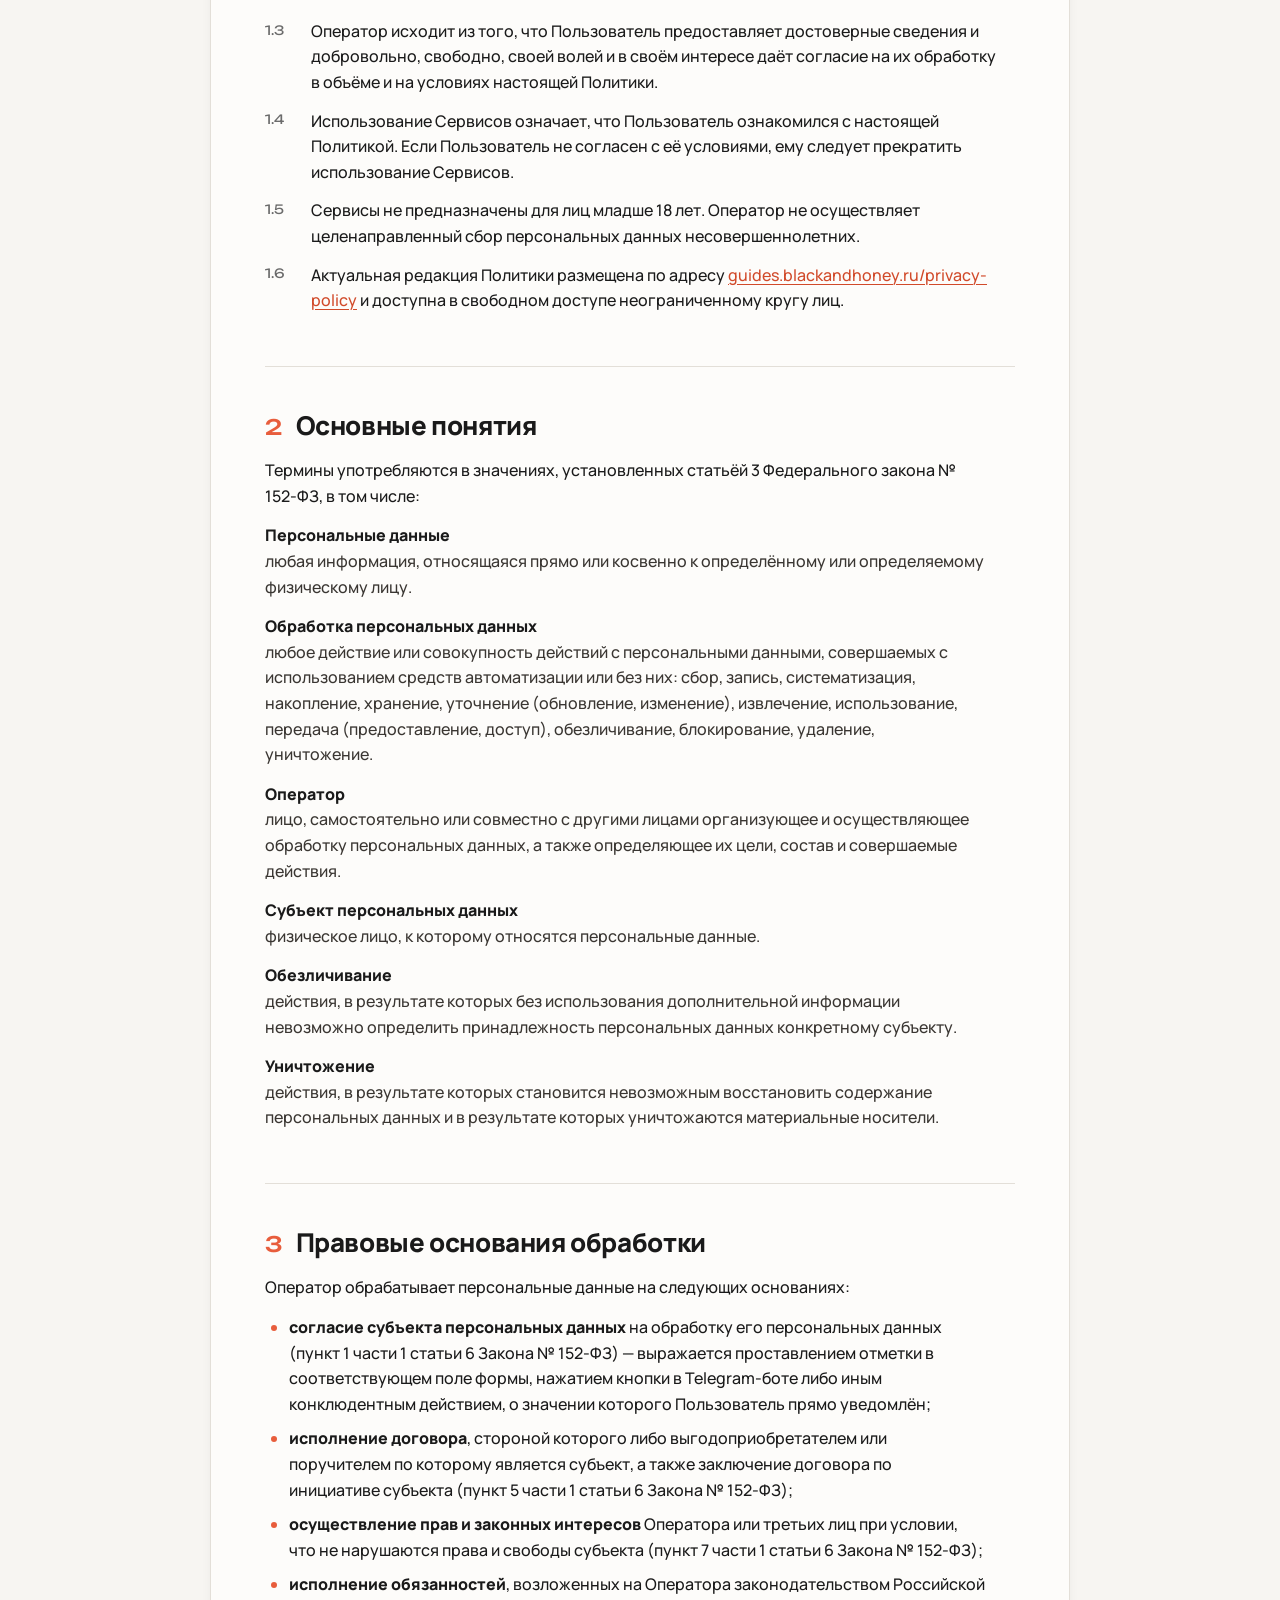
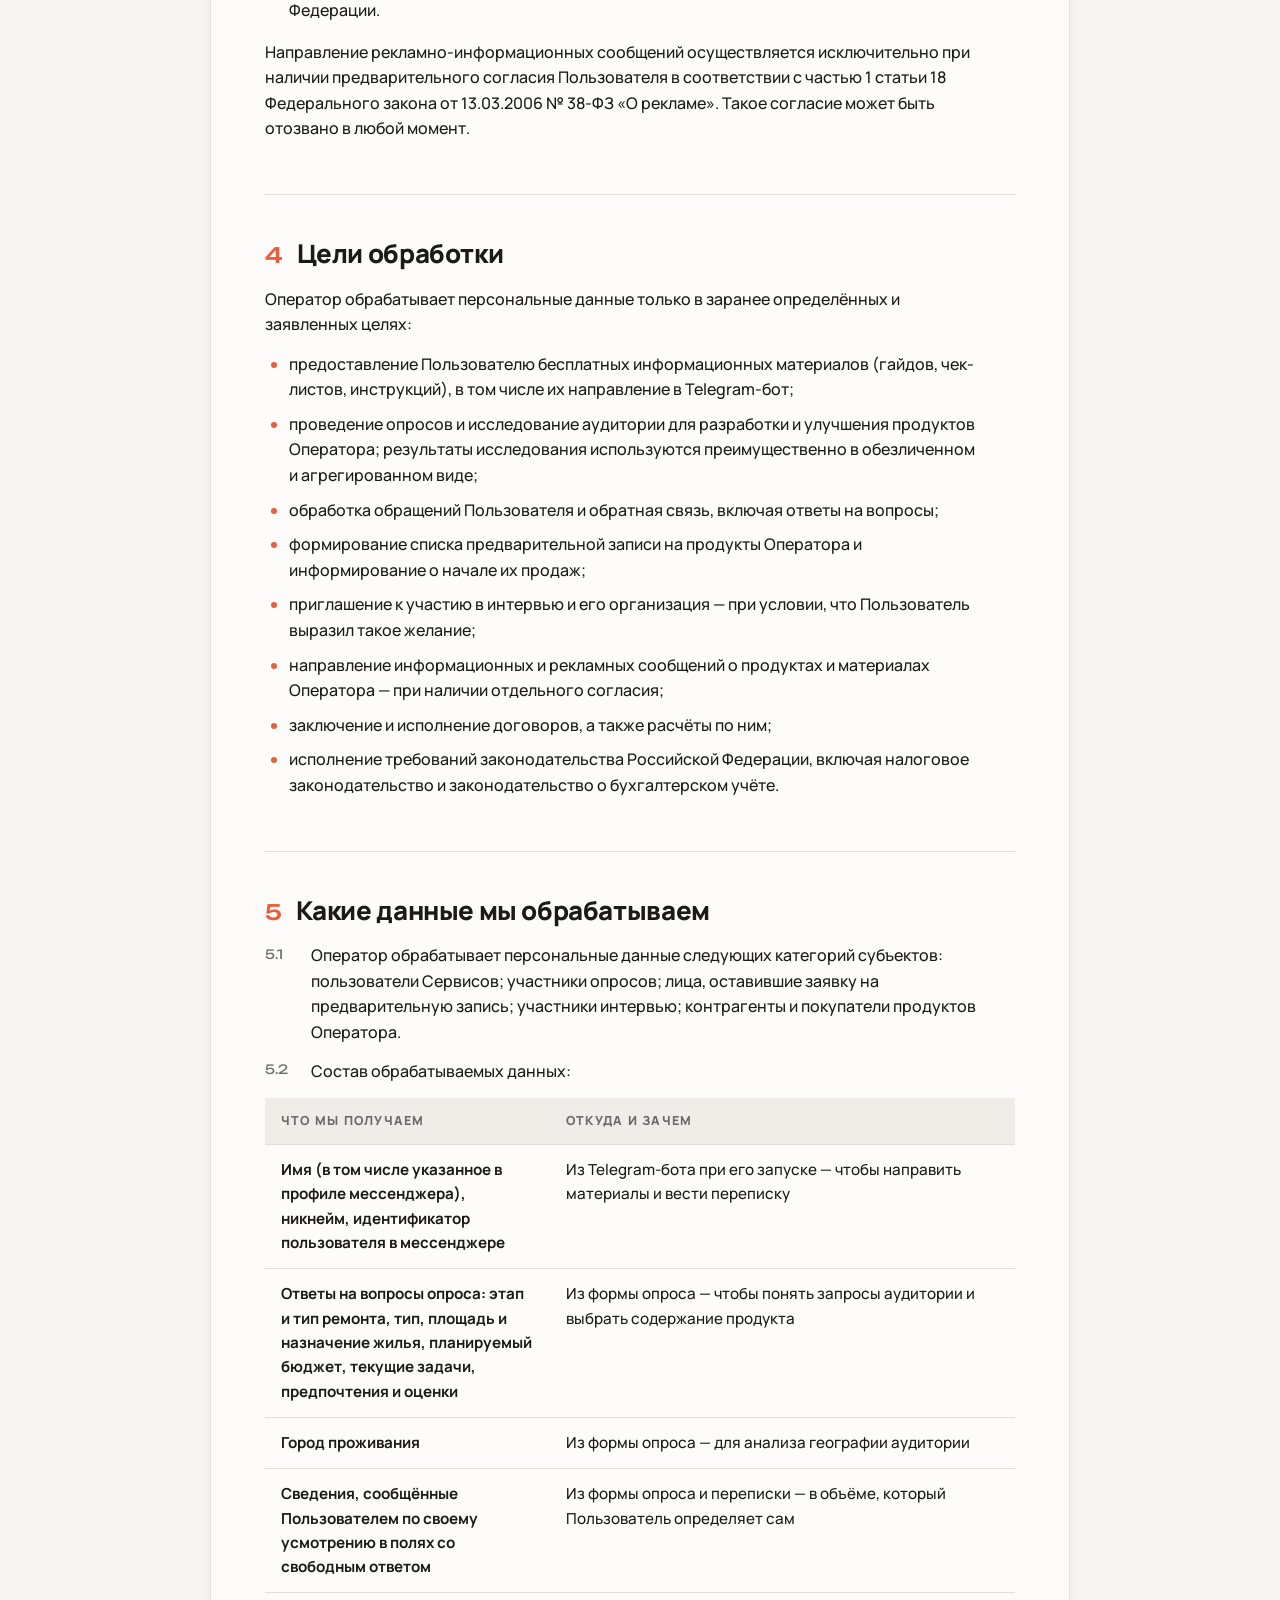
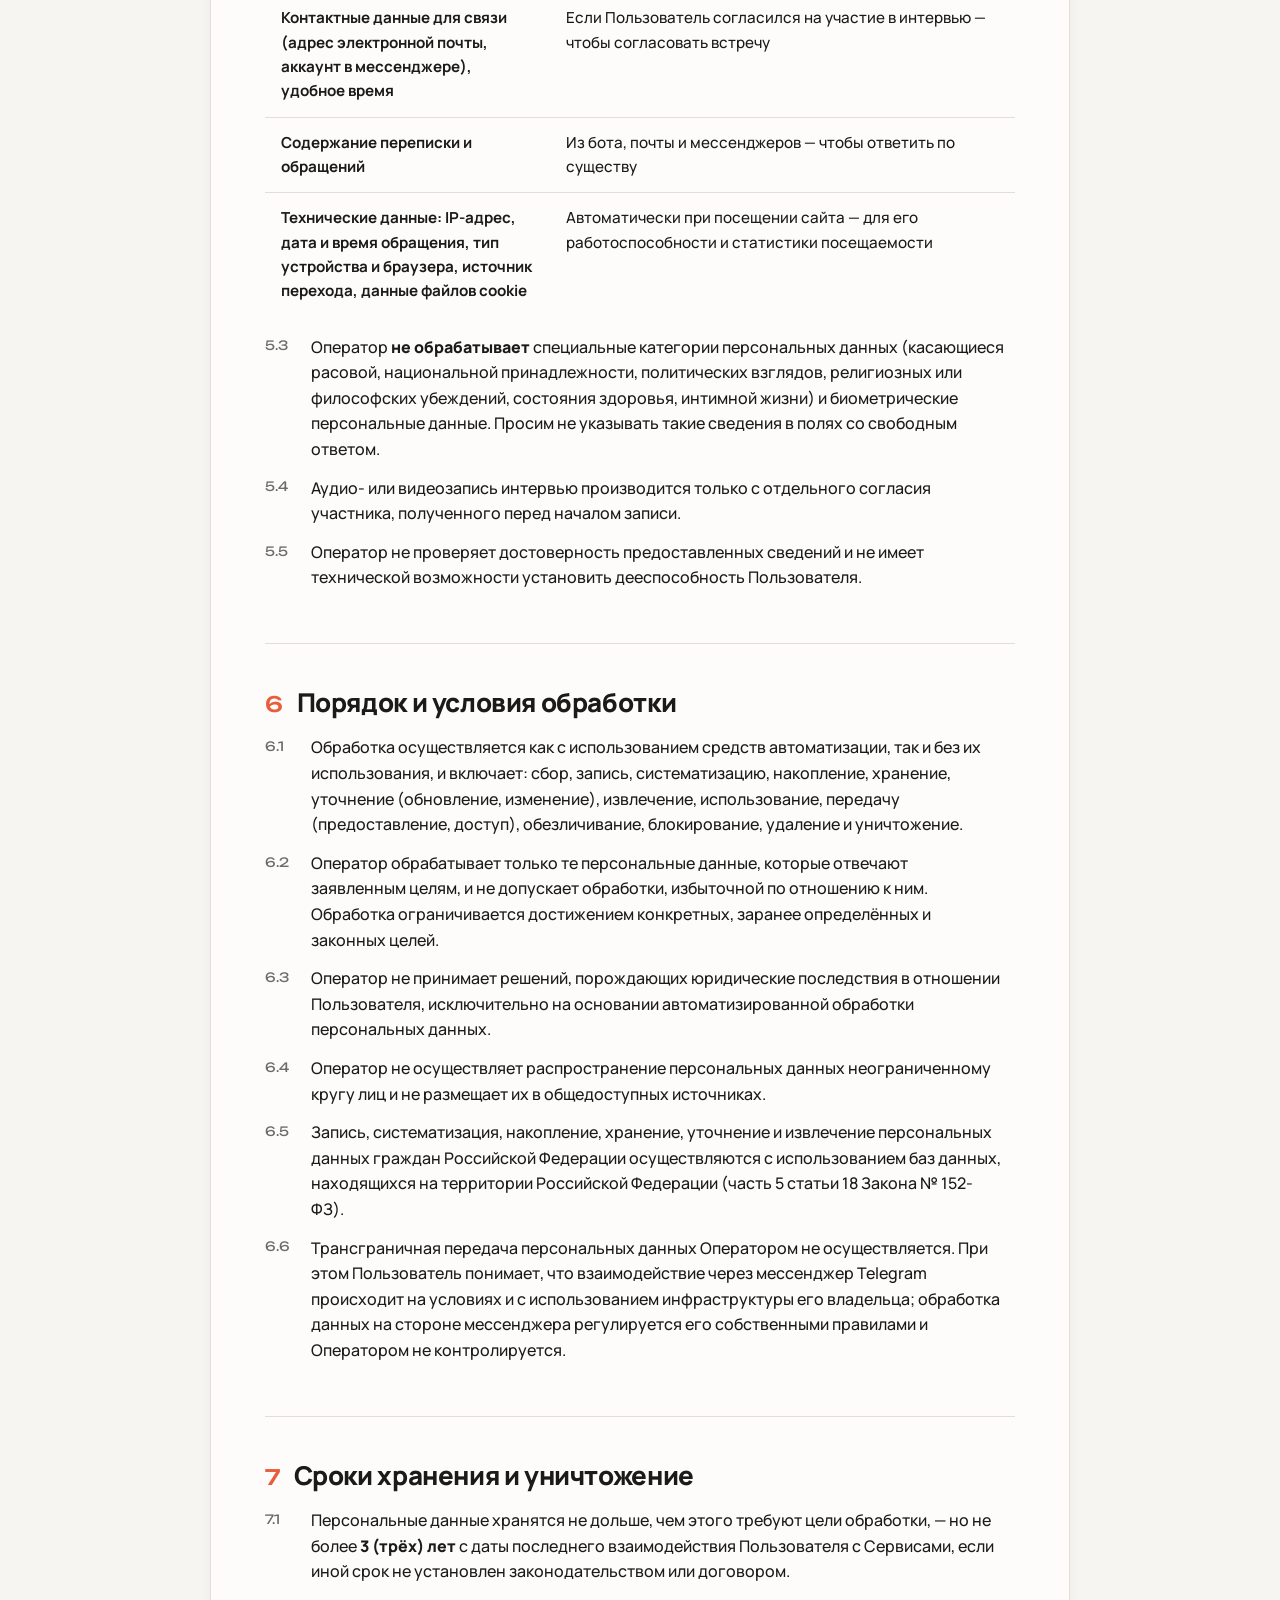
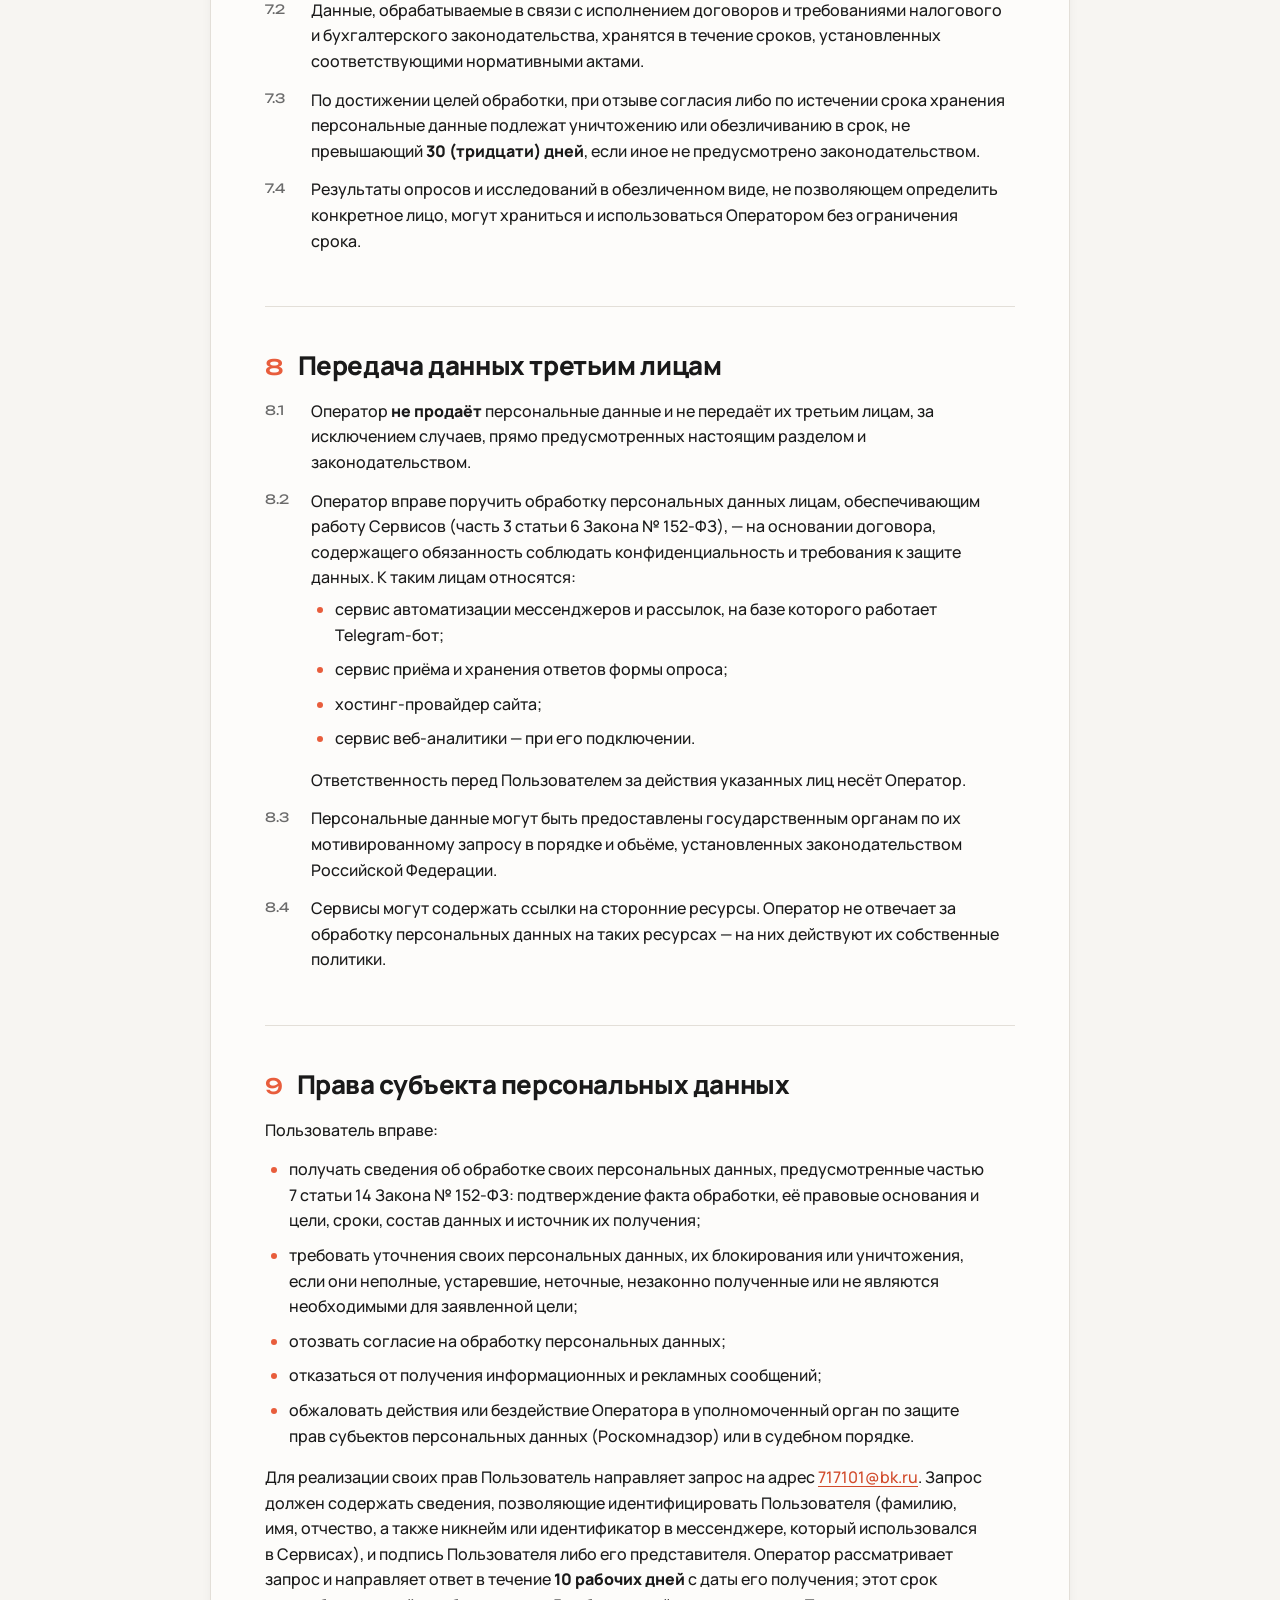
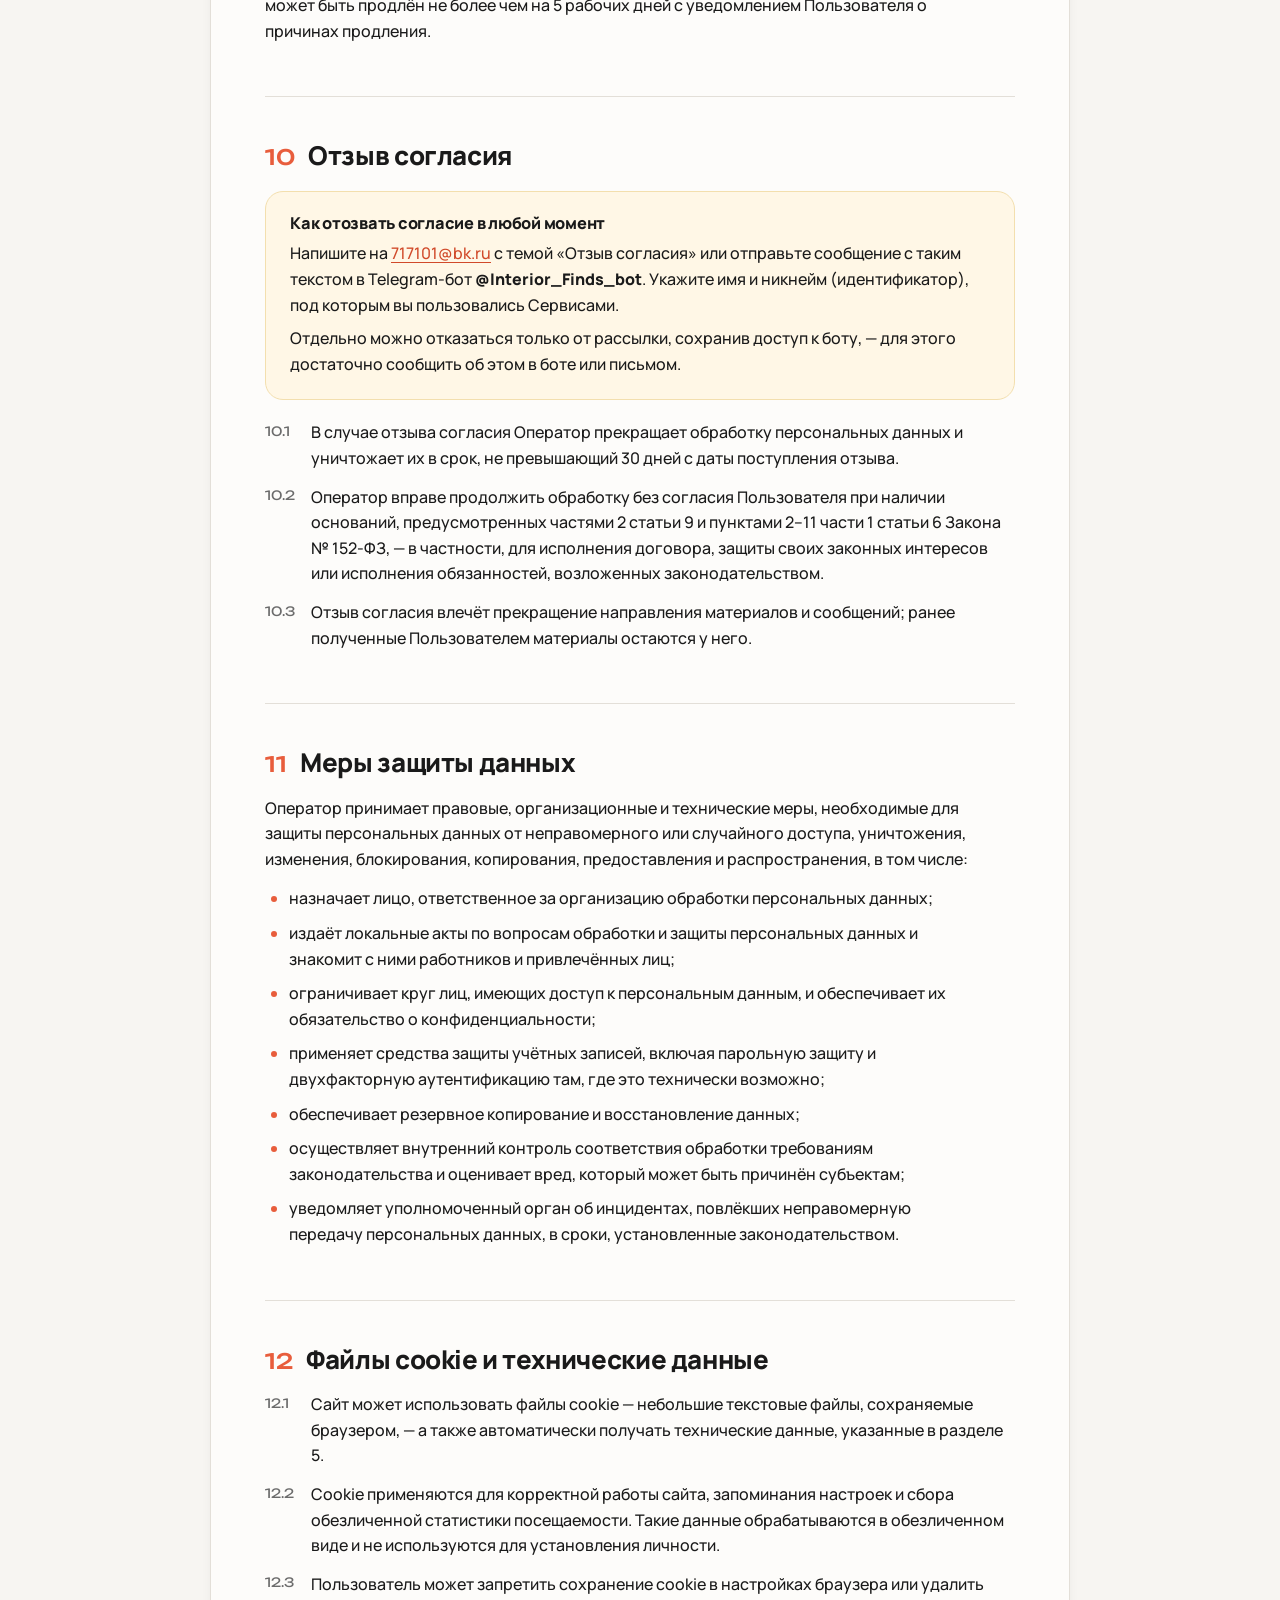
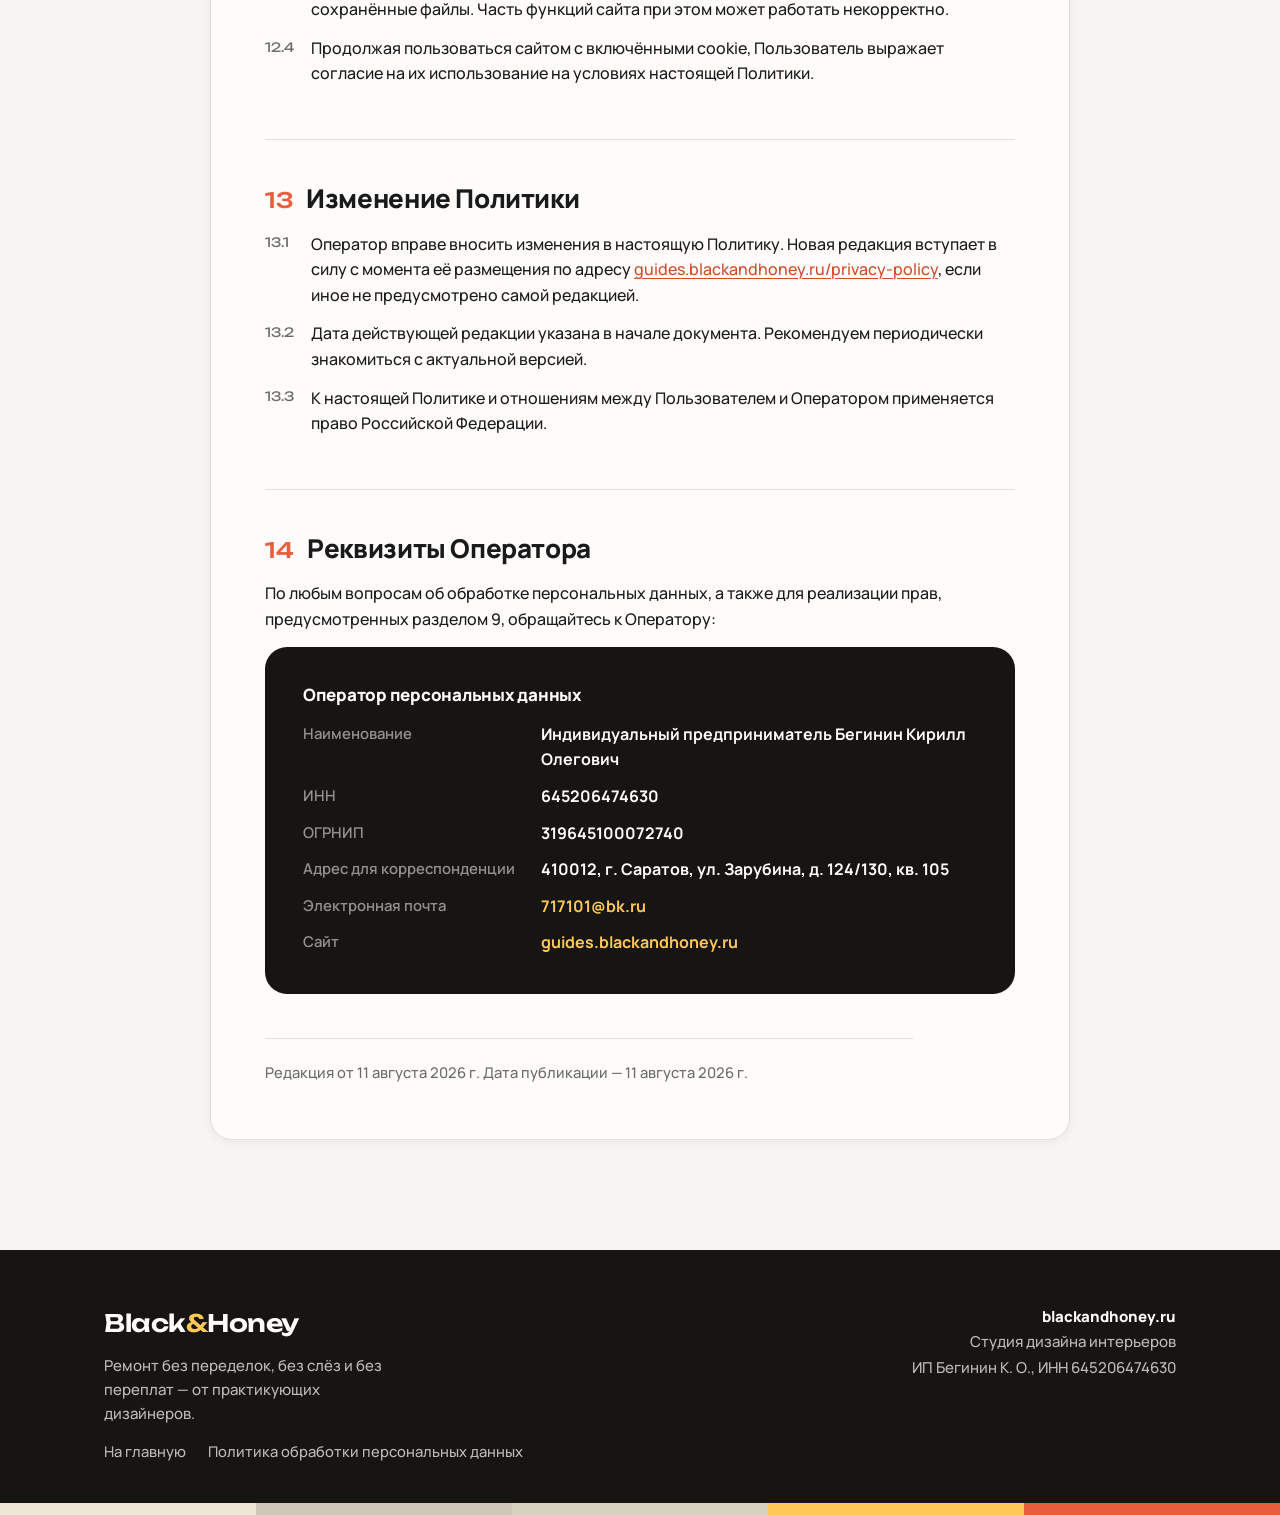
<file: privacy-policy/index.html>
<!DOCTYPE html>
<html lang="ru">
<head>
<meta charset="UTF-8">
<meta name="viewport" content="width=device-width, initial-scale=1">
<title>Политика обработки персональных данных — Black &amp; Honey</title>
<meta name="description" content="Политика в отношении обработки персональных данных ИП Бегинин Кирилл Олегович: какие данные мы собираем, зачем, сколько храним и как отозвать согласие.">
<link rel="stylesheet" href="../fonts/fonts.css">
<style>
/* ============ ТОКЕНЫ (те же, что на лендинге) ============ */
:root{
  --ink:        #1A1A1A;
  --ink-deep:   #171513;
  --paper:      #F7F5F2;
  --paper-2:    #F0EDE8;
  --page:       #FDFCFA;
  --honey:      #FFC857;
  --honey-deep: #E2A93B;
  --terra:      #E85D3C;
  --terra-deep: #D14A2A;
  --terra-soft: #FFF1ED;
  --muted:      #6B6B6B;
  --line:       #E3DFD8;
  --line-dark:  rgba(247,245,242,.14);
  --paper-dim:  rgba(247,245,242,.74);
  --paper-dim2: rgba(247,245,242,.55);

  --sw-cream:   #F0E6D4;
  --sw-greige:  #CFC6B8;
  --sw-green:   #D6D2BD;

  --wrap: 1120px;
  --doc: 860px;
  --radius: 22px;
  --shadow-sm: 0 2px 10px rgba(26,20,14,.05);
  --shadow-md: 0 14px 40px rgba(26,20,14,.10);
}

*{margin:0;padding:0;box-sizing:border-box}
html{scroll-behavior:smooth}
body{
  font-family:'Manrope',system-ui,-apple-system,sans-serif;
  font-weight:500;
  color:var(--ink);
  background:var(--paper);
  -webkit-font-smoothing:antialiased;
  text-rendering:optimizeLegibility;
  line-height:1.6;
  overflow-x:hidden;
}
img{max-width:100%;display:block}
a{color:inherit}
::selection{background:var(--honey);color:var(--ink)}

.wrap{max-width:var(--wrap);margin:0 auto;padding:0 24px}
h1,h2,h3{letter-spacing:-.015em;line-height:1.14;font-weight:800}
.uf{font-family:'Unbounded',sans-serif}

/* ============ ХЕДЕР ============ */
.head{
  position:sticky;top:0;z-index:60;
  background:var(--ink-deep);
  border-bottom:1px solid var(--line-dark);
}
.head .wrap{display:flex;align-items:center;justify-content:space-between;gap:16px;height:70px}
.wordmark{
  font-family:'Unbounded',sans-serif;font-weight:600;
  font-size:1.06rem;letter-spacing:-.02em;color:#FFFDFB;
}
.wordmark span{color:var(--honey)}
.back{
  display:inline-flex;align-items:center;gap:9px;
  font-size:.94rem;font-weight:700;color:var(--paper-dim);
  text-decoration:none;padding:10px 0;transition:color .18s ease;
}
.back:hover{color:var(--honey)}
.back .arw{font-family:'Unbounded',sans-serif;font-weight:500;transition:transform .18s ease;display:inline-block}
.back:hover .arw{transform:translateX(-4px)}

/* ============ ШАПКА ДОКУМЕНТА ============ */
.doc-hero{background:var(--ink-deep);color:var(--page);padding:clamp(48px,7vw,84px) 0 clamp(56px,8vw,92px)}
.doc-hero .wrap{max-width:calc(var(--doc) + 48px)}
.kicker{
  display:inline-flex;align-items:center;gap:12px;
  font-size:.76rem;font-weight:800;letter-spacing:.18em;text-transform:uppercase;
  color:var(--honey);margin-bottom:20px;
}
.kicker::before{content:"";width:34px;height:2px;background:currentColor;border-radius:2px}
h1{font-size:clamp(1.85rem,4.6vw,3rem);max-width:19ch;margin-bottom:22px}
.doc-sub{font-size:clamp(1rem,2vw,1.14rem);font-weight:600;color:var(--paper-dim);max-width:58ch}
.doc-meta{
  display:flex;flex-wrap:wrap;gap:10px;margin-top:30px;
}
.pill{
  display:inline-flex;align-items:center;gap:8px;
  padding:9px 16px;border-radius:100px;
  border:1px solid var(--line-dark);background:rgba(247,245,242,.06);
  font-size:.86rem;font-weight:700;color:var(--paper-dim);
}
.pill b{color:var(--page);font-weight:800}

/* ============ ТЕЛО ДОКУМЕНТА ============ */
.doc-body{padding:clamp(40px,6vw,72px) 0 clamp(64px,9vw,110px)}
.doc-body .wrap{max-width:calc(var(--doc) + 48px)}
.card{
  background:var(--page);
  border:1px solid var(--line);
  border-radius:var(--radius);
  box-shadow:var(--shadow-sm);
  padding:clamp(26px,4.4vw,54px);
}

/* оглавление */
.toc{
  background:var(--paper-2);
  border:1px solid var(--line);
  border-radius:var(--radius);
  padding:clamp(22px,3.4vw,34px);
  margin-bottom:clamp(28px,4vw,44px);
}
.toc h2{font-size:1.06rem;margin-bottom:18px}
.toc ol{list-style:none;counter-reset:toc;columns:2;column-gap:36px}
.toc li{counter-increment:toc;break-inside:avoid;margin-bottom:9px}
.toc a{
  display:flex;gap:11px;align-items:baseline;
  text-decoration:none;font-size:.95rem;font-weight:600;color:#3A3632;
  transition:color .16s ease;
}
.toc a::before{
  content:counter(toc);
  font-family:'Unbounded',sans-serif;font-weight:500;font-size:.78rem;
  color:var(--terra);min-width:15px;
}
.toc a:hover{color:var(--terra)}

/* секции */
section.s{scroll-margin-top:88px}
section.s + section.s{margin-top:clamp(34px,4.6vw,52px);padding-top:clamp(30px,4vw,44px);border-top:1px solid var(--line)}
h2.sh{
  display:flex;gap:14px;align-items:baseline;
  font-size:clamp(1.24rem,2.6vw,1.62rem);margin-bottom:18px;
}
h2.sh .num{
  font-family:'Unbounded',sans-serif;font-weight:500;
  font-size:.82em;color:var(--terra);flex:none;
}
.doc-body p{margin-bottom:14px;max-width:72ch}
.doc-body p:last-child{margin-bottom:0}
.doc-body b,.doc-body strong{font-weight:800}
.doc-body a{color:var(--terra-deep);text-decoration:underline;text-underline-offset:3px;text-decoration-thickness:1px}
.doc-body a:hover{color:var(--terra)}

/* нумерованные пункты 1.1, 1.2 … */
ul.pp{list-style:none;margin:0 0 14px}
ul.pp > li{position:relative;padding-left:46px;margin-bottom:13px;max-width:74ch}
ul.pp > li > .n{
  position:absolute;left:0;top:.06em;
  font-family:'Unbounded',sans-serif;font-weight:400;font-size:.8rem;
  color:var(--muted);
}
ul.pp > li:last-child{margin-bottom:0}

/* маркированные списки */
ul.dots{list-style:none;margin:6px 0 16px}
ul.dots li{position:relative;padding-left:24px;margin-bottom:9px;max-width:72ch}
ul.dots li::before{
  content:"";position:absolute;left:6px;top:.62em;
  width:6px;height:6px;border-radius:50%;background:var(--terra);
}
ul.dots ul.dots{margin:8px 0 0}
ul.dots ul.dots li::before{background:var(--line);border:1px solid var(--muted)}

/* определения */
dl.defs{margin:6px 0 4px}
dl.defs dt{font-weight:800;margin-top:14px}
dl.defs dd{margin:0;color:#3A3632;max-width:72ch}

/* таблица «что собираем» */
.tbl-wrap{overflow-x:auto;margin:8px 0 18px;-webkit-overflow-scrolling:touch}
table.dt{border-collapse:collapse;width:100%;min-width:520px;font-size:.95rem}
table.dt th,table.dt td{text-align:left;vertical-align:top;padding:13px 16px;border-bottom:1px solid var(--line)}
table.dt th{
  font-weight:800;font-size:.78rem;letter-spacing:.1em;text-transform:uppercase;
  color:var(--muted);background:var(--paper-2);border-bottom:1px solid var(--line);
}
table.dt tr:last-child td{border-bottom:0}
table.dt td:first-child{font-weight:700;width:38%}

/* врезки */
.callout{
  border-radius:18px;padding:22px 24px;margin:20px 0;
  background:#FFF7E6;border:1px solid #F3DFAE;
}
.callout.terra{background:var(--terra-soft);border-color:#F7CFC2}
.callout h3{font-size:1.02rem;margin-bottom:9px}
.callout p{margin-bottom:8px}
.callout p:last-child{margin-bottom:0}

/* реквизиты */
.req{
  background:var(--ink-deep);color:var(--page);
  border-radius:var(--radius);padding:clamp(24px,3.6vw,38px);margin-top:14px;
}
.req h3{font-size:1.06rem;margin-bottom:18px;color:#FFFDFB}
.req dl{display:grid;grid-template-columns:minmax(150px,auto) 1fr;gap:11px 26px}
.req dt{color:var(--paper-dim2);font-weight:600;font-size:.93rem}
.req dd{margin:0;font-weight:700}
.req dd a{color:var(--honey);text-decoration:none}
.req dd a:hover{text-decoration:underline}

/* подпись-дата */
.stamp{
  margin-top:clamp(30px,4vw,44px);padding-top:22px;border-top:1px solid var(--line);
  font-size:.92rem;color:var(--muted);
}

/* ============ ФУТЕР ============ */
.foot{background:var(--ink-deep);color:var(--paper-dim);padding:54px 0 0}
.foot-in{display:flex;flex-wrap:wrap;gap:26px;justify-content:space-between;align-items:flex-start;padding-bottom:38px}
.foot .wordmark{font-size:1.5rem}
.foot-right{text-align:right;font-size:.94rem;line-height:1.7}
.foot-right b{color:var(--page);font-weight:800}
.foot-links{display:flex;flex-wrap:wrap;gap:8px 22px;margin-top:14px;font-size:.92rem}
.foot-links a{color:var(--paper-dim);text-decoration:none;border-bottom:1px solid transparent;transition:.16s ease}
.foot-links a:hover{color:var(--honey);border-bottom-color:currentColor}
.foot-strip{display:flex;height:12px}
.foot-strip i{flex:1}

@media(max-width:760px){
  .toc ol{columns:1}
  .req dl{grid-template-columns:1fr;gap:4px 0}
  .req dt{margin-top:12px}
  .foot-in{flex-direction:column}
  .foot-right{text-align:left}
  ul.pp > li{padding-left:38px}
}
@media(max-width:560px){
  .head .wrap{height:62px}
  .doc-meta{gap:8px}
  .pill{font-size:.8rem;padding:8px 13px}
}

@media print{
  .head,.foot,.back{display:none}
  body{background:#fff;line-height:1.45}
  .doc-hero{background:#fff;color:#000;padding:0 0 18pt}
  .doc-hero .kicker,.doc-sub{color:#444}
  .pill{border-color:#bbb;color:#333;background:none}
  .card,.toc{border:0;box-shadow:none;padding:0;background:none}
  .req{background:none;color:#000;border:1px solid #999;padding:14pt}
  .req h3,.req dd a{color:#000}
  .req dt{color:#444}
  section.s + section.s{border-top:1px solid #ddd}
  a{color:#000;text-decoration:none}
}
@media(prefers-reduced-motion:reduce){
  html{scroll-behavior:auto}
  *{animation:none!important;transition:none!important}
}
</style>
</head>
<body>

<!-- ============ ХЕДЕР ============ -->
<header class="head">
  <div class="wrap">
    <div class="wordmark">Black<span>&amp;</span>Honey</div>
    <a href="/" class="back"><span class="arw">←</span> На главную</a>
  </div>
</header>

<!-- ============ ШАПКА ДОКУМЕНТА ============ -->
<section class="doc-hero">
  <div class="wrap">
    <div class="kicker">Правовая информация</div>
    <h1>Политика в отношении обработки персональных данных</h1>
    <p class="doc-sub">Что мы собираем, зачем, сколько храним и как в любой момент отозвать согласие. Документ действует для сайта, Telegram-бота и опроса Black&nbsp;&amp;&nbsp;Honey.</p>
    <div class="doc-meta">
      <span class="pill">Редакция от <b>11 августа 2026 г.</b></span>
      <span class="pill">Оператор: <b>ИП Бегинин К. О.</b></span>
      <span class="pill">ИНН <b>645206474630</b></span>
    </div>
  </div>
</section>

<!-- ============ ТЕЛО ============ -->
<div class="doc-body">
  <div class="wrap">

    <!-- ОГЛАВЛЕНИЕ -->
    <nav class="toc" aria-label="Содержание">
      <h2>Содержание</h2>
      <ol>
        <li><a href="#s1">Общие положения</a></li>
        <li><a href="#s2">Основные понятия</a></li>
        <li><a href="#s3">Правовые основания обработки</a></li>
        <li><a href="#s4">Цели обработки</a></li>
        <li><a href="#s5">Какие данные мы обрабатываем</a></li>
        <li><a href="#s6">Порядок и условия обработки</a></li>
        <li><a href="#s7">Сроки хранения и уничтожение</a></li>
        <li><a href="#s8">Передача данных третьим лицам</a></li>
        <li><a href="#s9">Права субъекта персональных данных</a></li>
        <li><a href="#s10">Отзыв согласия</a></li>
        <li><a href="#s11">Меры защиты данных</a></li>
        <li><a href="#s12">Файлы cookie и технические данные</a></li>
        <li><a href="#s13">Изменение Политики</a></li>
        <li><a href="#s14">Реквизиты Оператора</a></li>
      </ol>
    </nav>

    <div class="card">

      <!-- 1 -->
      <section class="s" id="s1">
        <h2 class="sh"><span class="num">1</span> Общие положения</h2>
        <ul class="pp">
          <li><span class="n">1.1</span> Настоящая Политика в отношении обработки персональных данных (далее — «Политика») определяет порядок обработки персональных данных и меры по обеспечению их безопасности, принятые Индивидуальным предпринимателем Бегининым Кириллом Олеговичем (далее — «Оператор»), и опубликована во исполнение пункта 2 части 1 статьи 18.1 Федерального закона от 27.07.2006 № 152-ФЗ «О персональных данных».</li>
          <li><span class="n">1.2</span> Политика действует в отношении всех персональных данных, которые Оператор получает от пользователей (далее — «Пользователь», «Субъект») через следующие ресурсы (далее совместно — «Сервисы»):
            <ul class="dots">
              <li>сайт <b>guides.blackandhoney.ru</b> и другие сайты Оператора, ссылающиеся на настоящую Политику;</li>
              <li>Telegram-бот <b>@Interior_Finds_bot</b>;</li>
              <li>формы опроса, анкеты и формы обратной связи, размещённые на Сервисах;</li>
              <li>переписку с Оператором по электронной почте и в мессенджерах.</li>
            </ul>
          </li>
          <li><span class="n">1.3</span> Оператор исходит из того, что Пользователь предоставляет достоверные сведения и добровольно, свободно, своей волей и в своём интересе даёт согласие на их обработку в объёме и на условиях настоящей Политики.</li>
          <li><span class="n">1.4</span> Использование Сервисов означает, что Пользователь ознакомился с настоящей Политикой. Если Пользователь не согласен с её условиями, ему следует прекратить использование Сервисов.</li>
          <li><span class="n">1.5</span> Сервисы не предназначены для лиц младше 18 лет. Оператор не осуществляет целенаправленный сбор персональных данных несовершеннолетних.</li>
          <li><span class="n">1.6</span> Актуальная редакция Политики размещена по адресу <a href="https://guides.blackandhoney.ru/privacy-policy">guides.blackandhoney.ru/privacy-policy</a> и доступна в свободном доступе неограниченному кругу лиц.</li>
        </ul>
      </section>

      <!-- 2 -->
      <section class="s" id="s2">
        <h2 class="sh"><span class="num">2</span> Основные понятия</h2>
        <p>Термины употребляются в значениях, установленных статьёй 3 Федерального закона № 152-ФЗ, в том числе:</p>
        <dl class="defs">
          <dt>Персональные данные</dt>
          <dd>любая информация, относящаяся прямо или косвенно к определённому или определяемому физическому лицу.</dd>
          <dt>Обработка персональных данных</dt>
          <dd>любое действие или совокупность действий с персональными данными, совершаемых с использованием средств автоматизации или без них: сбор, запись, систематизация, накопление, хранение, уточнение (обновление, изменение), извлечение, использование, передача (предоставление, доступ), обезличивание, блокирование, удаление, уничтожение.</dd>
          <dt>Оператор</dt>
          <dd>лицо, самостоятельно или совместно с другими лицами организующее и осуществляющее обработку персональных данных, а также определяющее их цели, состав и совершаемые действия.</dd>
          <dt>Субъект персональных данных</dt>
          <dd>физическое лицо, к которому относятся персональные данные.</dd>
          <dt>Обезличивание</dt>
          <dd>действия, в результате которых без использования дополнительной информации невозможно определить принадлежность персональных данных конкретному субъекту.</dd>
          <dt>Уничтожение</dt>
          <dd>действия, в результате которых становится невозможным восстановить содержание персональных данных и в результате которых уничтожаются материальные носители.</dd>
        </dl>
      </section>

      <!-- 3 -->
      <section class="s" id="s3">
        <h2 class="sh"><span class="num">3</span> Правовые основания обработки</h2>
        <p>Оператор обрабатывает персональные данные на следующих основаниях:</p>
        <ul class="dots">
          <li><b>согласие субъекта персональных данных</b> на обработку его персональных данных (пункт 1 части 1 статьи 6 Закона № 152-ФЗ) — выражается проставлением отметки в соответствующем поле формы, нажатием кнопки в Telegram-боте либо иным конклюдентным действием, о значении которого Пользователь прямо уведомлён;</li>
          <li><b>исполнение договора</b>, стороной которого либо выгодоприобретателем или поручителем по которому является субъект, а также заключение договора по инициативе субъекта (пункт 5 части 1 статьи 6 Закона № 152-ФЗ);</li>
          <li><b>осуществление прав и законных интересов</b> Оператора или третьих лиц при условии, что не нарушаются права и свободы субъекта (пункт 7 части 1 статьи 6 Закона № 152-ФЗ);</li>
          <li><b>исполнение обязанностей</b>, возложенных на Оператора законодательством Российской Федерации.</li>
        </ul>
        <p>Направление рекламно-информационных сообщений осуществляется исключительно при наличии предварительного согласия Пользователя в соответствии с частью 1 статьи 18 Федерального закона от 13.03.2006 № 38-ФЗ «О рекламе». Такое согласие может быть отозвано в любой момент.</p>
      </section>

      <!-- 4 -->
      <section class="s" id="s4">
        <h2 class="sh"><span class="num">4</span> Цели обработки</h2>
        <p>Оператор обрабатывает персональные данные только в заранее определённых и заявленных целях:</p>
        <ul class="dots">
          <li>предоставление Пользователю бесплатных информационных материалов (гайдов, чек-листов, инструкций), в том числе их направление в Telegram-бот;</li>
          <li>проведение опросов и исследование аудитории для разработки и улучшения продуктов Оператора; результаты исследования используются преимущественно в обезличенном и агрегированном виде;</li>
          <li>обработка обращений Пользователя и обратная связь, включая ответы на вопросы;</li>
          <li>формирование списка предварительной записи на продукты Оператора и информирование о начале их продаж;</li>
          <li>приглашение к участию в интервью и его организация — при условии, что Пользователь выразил такое желание;</li>
          <li>направление информационных и рекламных сообщений о продуктах и материалах Оператора — при наличии отдельного согласия;</li>
          <li>заключение и исполнение договоров, а также расчёты по ним;</li>
          <li>исполнение требований законодательства Российской Федерации, включая налоговое законодательство и законодательство о бухгалтерском учёте.</li>
        </ul>
      </section>

      <!-- 5 -->
      <section class="s" id="s5">
        <h2 class="sh"><span class="num">5</span> Какие данные мы обрабатываем</h2>
        <ul class="pp">
          <li><span class="n">5.1</span> Оператор обрабатывает персональные данные следующих категорий субъектов: пользователи Сервисов; участники опросов; лица, оставившие заявку на предварительную запись; участники интервью; контрагенты и покупатели продуктов Оператора.</li>
          <li><span class="n">5.2</span> Состав обрабатываемых данных:</li>
        </ul>
        <div class="tbl-wrap">
          <table class="dt">
            <thead>
              <tr><th>Что мы получаем</th><th>Откуда и зачем</th></tr>
            </thead>
            <tbody>
              <tr>
                <td>Имя (в том числе указанное в профиле мессенджера), никнейм, идентификатор пользователя в мессенджере</td>
                <td>Из Telegram-бота при его запуске — чтобы направить материалы и вести переписку</td>
              </tr>
              <tr>
                <td>Ответы на вопросы опроса: этап и тип ремонта, тип, площадь и назначение жилья, планируемый бюджет, текущие задачи, предпочтения и оценки</td>
                <td>Из формы опроса — чтобы понять запросы аудитории и выбрать содержание продукта</td>
              </tr>
              <tr>
                <td>Город проживания</td>
                <td>Из формы опроса — для анализа географии аудитории</td>
              </tr>
              <tr>
                <td>Сведения, сообщённые Пользователем по своему усмотрению в полях со свободным ответом</td>
                <td>Из формы опроса и переписки — в объёме, который Пользователь определяет сам</td>
              </tr>
              <tr>
                <td>Контактные данные для связи (адрес электронной почты, аккаунт в мессенджере), удобное время</td>
                <td>Если Пользователь согласился на участие в интервью — чтобы согласовать встречу</td>
              </tr>
              <tr>
                <td>Содержание переписки и обращений</td>
                <td>Из бота, почты и мессенджеров — чтобы ответить по существу</td>
              </tr>
              <tr>
                <td>Технические данные: IP-адрес, дата и время обращения, тип устройства и браузера, источник перехода, данные файлов cookie</td>
                <td>Автоматически при посещении сайта — для его работоспособности и статистики посещаемости</td>
              </tr>
            </tbody>
          </table>
        </div>
        <ul class="pp">
          <li><span class="n">5.3</span> Оператор <b>не обрабатывает</b> специальные категории персональных данных (касающиеся расовой, национальной принадлежности, политических взглядов, религиозных или философских убеждений, состояния здоровья, интимной жизни) и биометрические персональные данные. Просим не указывать такие сведения в полях со свободным ответом.</li>
          <li><span class="n">5.4</span> Аудио- или видеозапись интервью производится только с отдельного согласия участника, полученного перед началом записи.</li>
          <li><span class="n">5.5</span> Оператор не проверяет достоверность предоставленных сведений и не имеет технической возможности установить дееспособность Пользователя.</li>
        </ul>
      </section>

      <!-- 6 -->
      <section class="s" id="s6">
        <h2 class="sh"><span class="num">6</span> Порядок и условия обработки</h2>
        <ul class="pp">
          <li><span class="n">6.1</span> Обработка осуществляется как с использованием средств автоматизации, так и без их использования, и включает: сбор, запись, систематизацию, накопление, хранение, уточнение (обновление, изменение), извлечение, использование, передачу (предоставление, доступ), обезличивание, блокирование, удаление и уничтожение.</li>
          <li><span class="n">6.2</span> Оператор обрабатывает только те персональные данные, которые отвечают заявленным целям, и не допускает обработки, избыточной по отношению к ним. Обработка ограничивается достижением конкретных, заранее определённых и законных целей.</li>
          <li><span class="n">6.3</span> Оператор не принимает решений, порождающих юридические последствия в отношении Пользователя, исключительно на основании автоматизированной обработки персональных данных.</li>
          <li><span class="n">6.4</span> Оператор не осуществляет распространение персональных данных неограниченному кругу лиц и не размещает их в общедоступных источниках.</li>
          <li><span class="n">6.5</span> Запись, систематизация, накопление, хранение, уточнение и извлечение персональных данных граждан Российской Федерации осуществляются с использованием баз данных, находящихся на территории Российской Федерации (часть 5 статьи 18 Закона № 152-ФЗ).</li>
          <li><span class="n">6.6</span> Трансграничная передача персональных данных Оператором не осуществляется. При этом Пользователь понимает, что взаимодействие через мессенджер Telegram происходит на условиях и с использованием инфраструктуры его владельца; обработка данных на стороне мессенджера регулируется его собственными правилами и Оператором не контролируется.</li>
        </ul>
      </section>

      <!-- 7 -->
      <section class="s" id="s7">
        <h2 class="sh"><span class="num">7</span> Сроки хранения и уничтожение</h2>
        <ul class="pp">
          <li><span class="n">7.1</span> Персональные данные хранятся не дольше, чем этого требуют цели обработки, — но не более <b>3 (трёх) лет</b> с даты последнего взаимодействия Пользователя с Сервисами, если иной срок не установлен законодательством или договором.</li>
          <li><span class="n">7.2</span> Данные, обрабатываемые в связи с исполнением договоров и требованиями налогового и бухгалтерского законодательства, хранятся в течение сроков, установленных соответствующими нормативными актами.</li>
          <li><span class="n">7.3</span> По достижении целей обработки, при отзыве согласия либо по истечении срока хранения персональные данные подлежат уничтожению или обезличиванию в срок, не превышающий <b>30 (тридцати) дней</b>, если иное не предусмотрено законодательством.</li>
          <li><span class="n">7.4</span> Результаты опросов и исследований в обезличенном виде, не позволяющем определить конкретное лицо, могут храниться и использоваться Оператором без ограничения срока.</li>
        </ul>
      </section>

      <!-- 8 -->
      <section class="s" id="s8">
        <h2 class="sh"><span class="num">8</span> Передача данных третьим лицам</h2>
        <ul class="pp">
          <li><span class="n">8.1</span> Оператор <b>не продаёт</b> персональные данные и не передаёт их третьим лицам, за исключением случаев, прямо предусмотренных настоящим разделом и законодательством.</li>
          <li><span class="n">8.2</span> Оператор вправе поручить обработку персональных данных лицам, обеспечивающим работу Сервисов (часть 3 статьи 6 Закона № 152-ФЗ), — на основании договора, содержащего обязанность соблюдать конфиденциальность и требования к защите данных. К таким лицам относятся:
            <ul class="dots">
              <li>сервис автоматизации мессенджеров и рассылок, на базе которого работает Telegram-бот;</li>
              <li>сервис приёма и хранения ответов формы опроса;</li>
              <li>хостинг-провайдер сайта;</li>
              <li>сервис веб-аналитики — при его подключении.</li>
            </ul>
            Ответственность перед Пользователем за действия указанных лиц несёт Оператор.
          </li>
          <li><span class="n">8.3</span> Персональные данные могут быть предоставлены государственным органам по их мотивированному запросу в порядке и объёме, установленных законодательством Российской Федерации.</li>
          <li><span class="n">8.4</span> Сервисы могут содержать ссылки на сторонние ресурсы. Оператор не отвечает за обработку персональных данных на таких ресурсах — на них действуют их собственные политики.</li>
        </ul>
      </section>

      <!-- 9 -->
      <section class="s" id="s9">
        <h2 class="sh"><span class="num">9</span> Права субъекта персональных данных</h2>
        <p>Пользователь вправе:</p>
        <ul class="dots">
          <li>получать сведения об обработке своих персональных данных, предусмотренные частью 7 статьи 14 Закона № 152-ФЗ: подтверждение факта обработки, её правовые основания и цели, сроки, состав данных и источник их получения;</li>
          <li>требовать уточнения своих персональных данных, их блокирования или уничтожения, если они неполные, устаревшие, неточные, незаконно полученные или не являются необходимыми для заявленной цели;</li>
          <li>отозвать согласие на обработку персональных данных;</li>
          <li>отказаться от получения информационных и рекламных сообщений;</li>
          <li>обжаловать действия или бездействие Оператора в уполномоченный орган по защите прав субъектов персональных данных (Роскомнадзор) или в судебном порядке.</li>
        </ul>
        <p>Для реализации своих прав Пользователь направляет запрос на адрес <a href="mailto:717101@bk.ru">717101@bk.ru</a>. Запрос должен содержать сведения, позволяющие идентифицировать Пользователя (фамилию, имя, отчество, а также никнейм или идентификатор в мессенджере, который использовался в Сервисах), и подпись Пользователя либо его представителя. Оператор рассматривает запрос и направляет ответ в течение <b>10 рабочих дней</b> с даты его получения; этот срок может быть продлён не более чем на 5 рабочих дней с уведомлением Пользователя о причинах продления.</p>
      </section>

      <!-- 10 -->
      <section class="s" id="s10">
        <h2 class="sh"><span class="num">10</span> Отзыв согласия</h2>
        <div class="callout">
          <h3>Как отозвать согласие в любой момент</h3>
          <p>Напишите на <a href="mailto:717101@bk.ru">717101@bk.ru</a> с темой «Отзыв согласия» или отправьте сообщение с таким текстом в Telegram-бот <b>@Interior_Finds_bot</b>. Укажите имя и никнейм (идентификатор), под которым вы пользовались Сервисами.</p>
          <p>Отдельно можно отказаться только от рассылки, сохранив доступ к боту, — для этого достаточно сообщить об этом в боте или письмом.</p>
        </div>
        <ul class="pp">
          <li><span class="n">10.1</span> В случае отзыва согласия Оператор прекращает обработку персональных данных и уничтожает их в срок, не превышающий 30 дней с даты поступления отзыва.</li>
          <li><span class="n">10.2</span> Оператор вправе продолжить обработку без согласия Пользователя при наличии оснований, предусмотренных частями 2 статьи 9 и пунктами 2–11 части 1 статьи 6 Закона № 152-ФЗ, — в частности, для исполнения договора, защиты своих законных интересов или исполнения обязанностей, возложенных законодательством.</li>
          <li><span class="n">10.3</span> Отзыв согласия влечёт прекращение направления материалов и сообщений; ранее полученные Пользователем материалы остаются у него.</li>
        </ul>
      </section>

      <!-- 11 -->
      <section class="s" id="s11">
        <h2 class="sh"><span class="num">11</span> Меры защиты данных</h2>
        <p>Оператор принимает правовые, организационные и технические меры, необходимые для защиты персональных данных от неправомерного или случайного доступа, уничтожения, изменения, блокирования, копирования, предоставления и распространения, в том числе:</p>
        <ul class="dots">
          <li>назначает лицо, ответственное за организацию обработки персональных данных;</li>
          <li>издаёт локальные акты по вопросам обработки и защиты персональных данных и знакомит с ними работников и привлечённых лиц;</li>
          <li>ограничивает круг лиц, имеющих доступ к персональным данным, и обеспечивает их обязательство о конфиденциальности;</li>
          <li>применяет средства защиты учётных записей, включая парольную защиту и двухфакторную аутентификацию там, где это технически возможно;</li>
          <li>обеспечивает резервное копирование и восстановление данных;</li>
          <li>осуществляет внутренний контроль соответствия обработки требованиям законодательства и оценивает вред, который может быть причинён субъектам;</li>
          <li>уведомляет уполномоченный орган об инцидентах, повлёкших неправомерную передачу персональных данных, в сроки, установленные законодательством.</li>
        </ul>
      </section>

      <!-- 12 -->
      <section class="s" id="s12">
        <h2 class="sh"><span class="num">12</span> Файлы cookie и технические данные</h2>
        <ul class="pp">
          <li><span class="n">12.1</span> Сайт может использовать файлы cookie — небольшие текстовые файлы, сохраняемые браузером, — а также автоматически получать технические данные, указанные в разделе 5.</li>
          <li><span class="n">12.2</span> Cookie применяются для корректной работы сайта, запоминания настроек и сбора обезличенной статистики посещаемости. Такие данные обрабатываются в обезличенном виде и не используются для установления личности.</li>
          <li><span class="n">12.3</span> Пользователь может запретить сохранение cookie в настройках браузера или удалить сохранённые файлы. Часть функций сайта при этом может работать некорректно.</li>
          <li><span class="n">12.4</span> Продолжая пользоваться сайтом с включёнными cookie, Пользователь выражает согласие на их использование на условиях настоящей Политики.</li>
        </ul>
      </section>

      <!-- 13 -->
      <section class="s" id="s13">
        <h2 class="sh"><span class="num">13</span> Изменение Политики</h2>
        <ul class="pp">
          <li><span class="n">13.1</span> Оператор вправе вносить изменения в настоящую Политику. Новая редакция вступает в силу с момента её размещения по адресу <a href="https://guides.blackandhoney.ru/privacy-policy">guides.blackandhoney.ru/privacy-policy</a>, если иное не предусмотрено самой редакцией.</li>
          <li><span class="n">13.2</span> Дата действующей редакции указана в начале документа. Рекомендуем периодически знакомиться с актуальной версией.</li>
          <li><span class="n">13.3</span> К настоящей Политике и отношениям между Пользователем и Оператором применяется право Российской Федерации.</li>
        </ul>
      </section>

      <!-- 14 -->
      <section class="s" id="s14">
        <h2 class="sh"><span class="num">14</span> Реквизиты Оператора</h2>
        <p>По любым вопросам об обработке персональных данных, а также для реализации прав, предусмотренных разделом 9, обращайтесь к Оператору:</p>
        <div class="req">
          <h3>Оператор персональных данных</h3>
          <dl>
            <dt>Наименование</dt>
            <dd>Индивидуальный предприниматель Бегинин Кирилл Олегович</dd>
            <dt>ИНН</dt>
            <dd>645206474630</dd>
            <dt>ОГРНИП</dt>
            <dd>319645100072740</dd>
            <dt>Адрес для корреспонденции</dt>
            <dd>410012, г. Саратов, ул. Зарубина, д. 124/130, кв. 105</dd>
            <dt>Электронная почта</dt>
            <dd><a href="mailto:717101@bk.ru">717101@bk.ru</a></dd>
            <dt>Сайт</dt>
            <dd><a href="https://guides.blackandhoney.ru">guides.blackandhoney.ru</a></dd>
          </dl>
        </div>
        <p class="stamp">Редакция от 11 августа 2026 г. Дата публикации — 11 августа 2026 г.</p>
      </section>

    </div><!-- /card -->
  </div>
</div>

<!-- ============ ФУТЕР ============ -->
<footer class="foot">
  <div class="wrap foot-in">
    <div>
      <div class="wordmark">Black<span>&amp;</span>Honey</div>
      <p style="margin-top:12px;font-size:.94rem;max-width:34ch">Ремонт без переделок, без слёз и без переплат — от практикующих дизайнеров.</p>
      <div class="foot-links">
        <a href="/">На главную</a>
        <a href="/privacy-policy">Политика обработки персональных данных</a>
      </div>
    </div>
    <div class="foot-right">
      <b>blackandhoney.ru</b><br>
      Студия дизайна интерьеров<br>
      ИП Бегинин К. О., ИНН 645206474630
    </div>
  </div>
  <div class="foot-strip" aria-hidden="true">
    <i style="background:var(--sw-cream)"></i>
    <i style="background:var(--sw-greige)"></i>
    <i style="background:var(--sw-green)"></i>
    <i style="background:var(--honey)"></i>
    <i style="background:var(--terra)"></i>
  </div>
</footer>

</body>
</html>
</file>
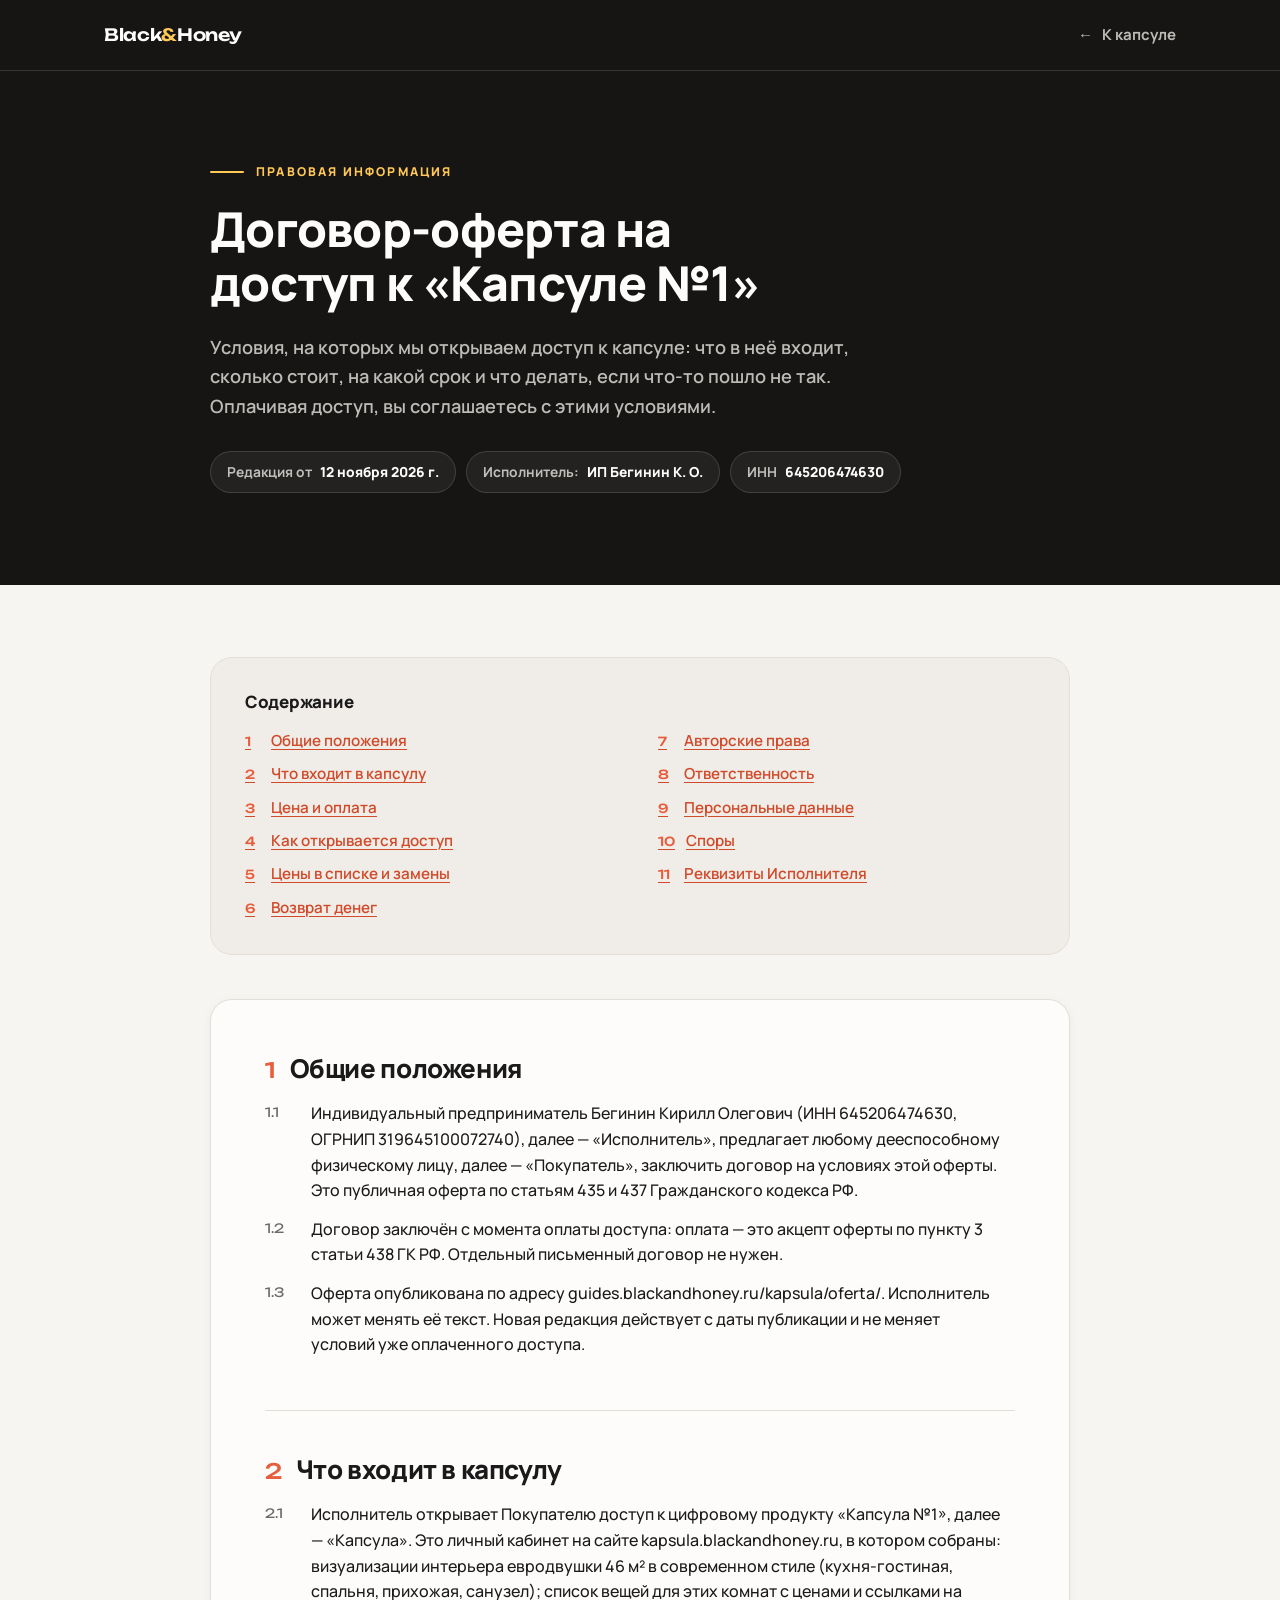
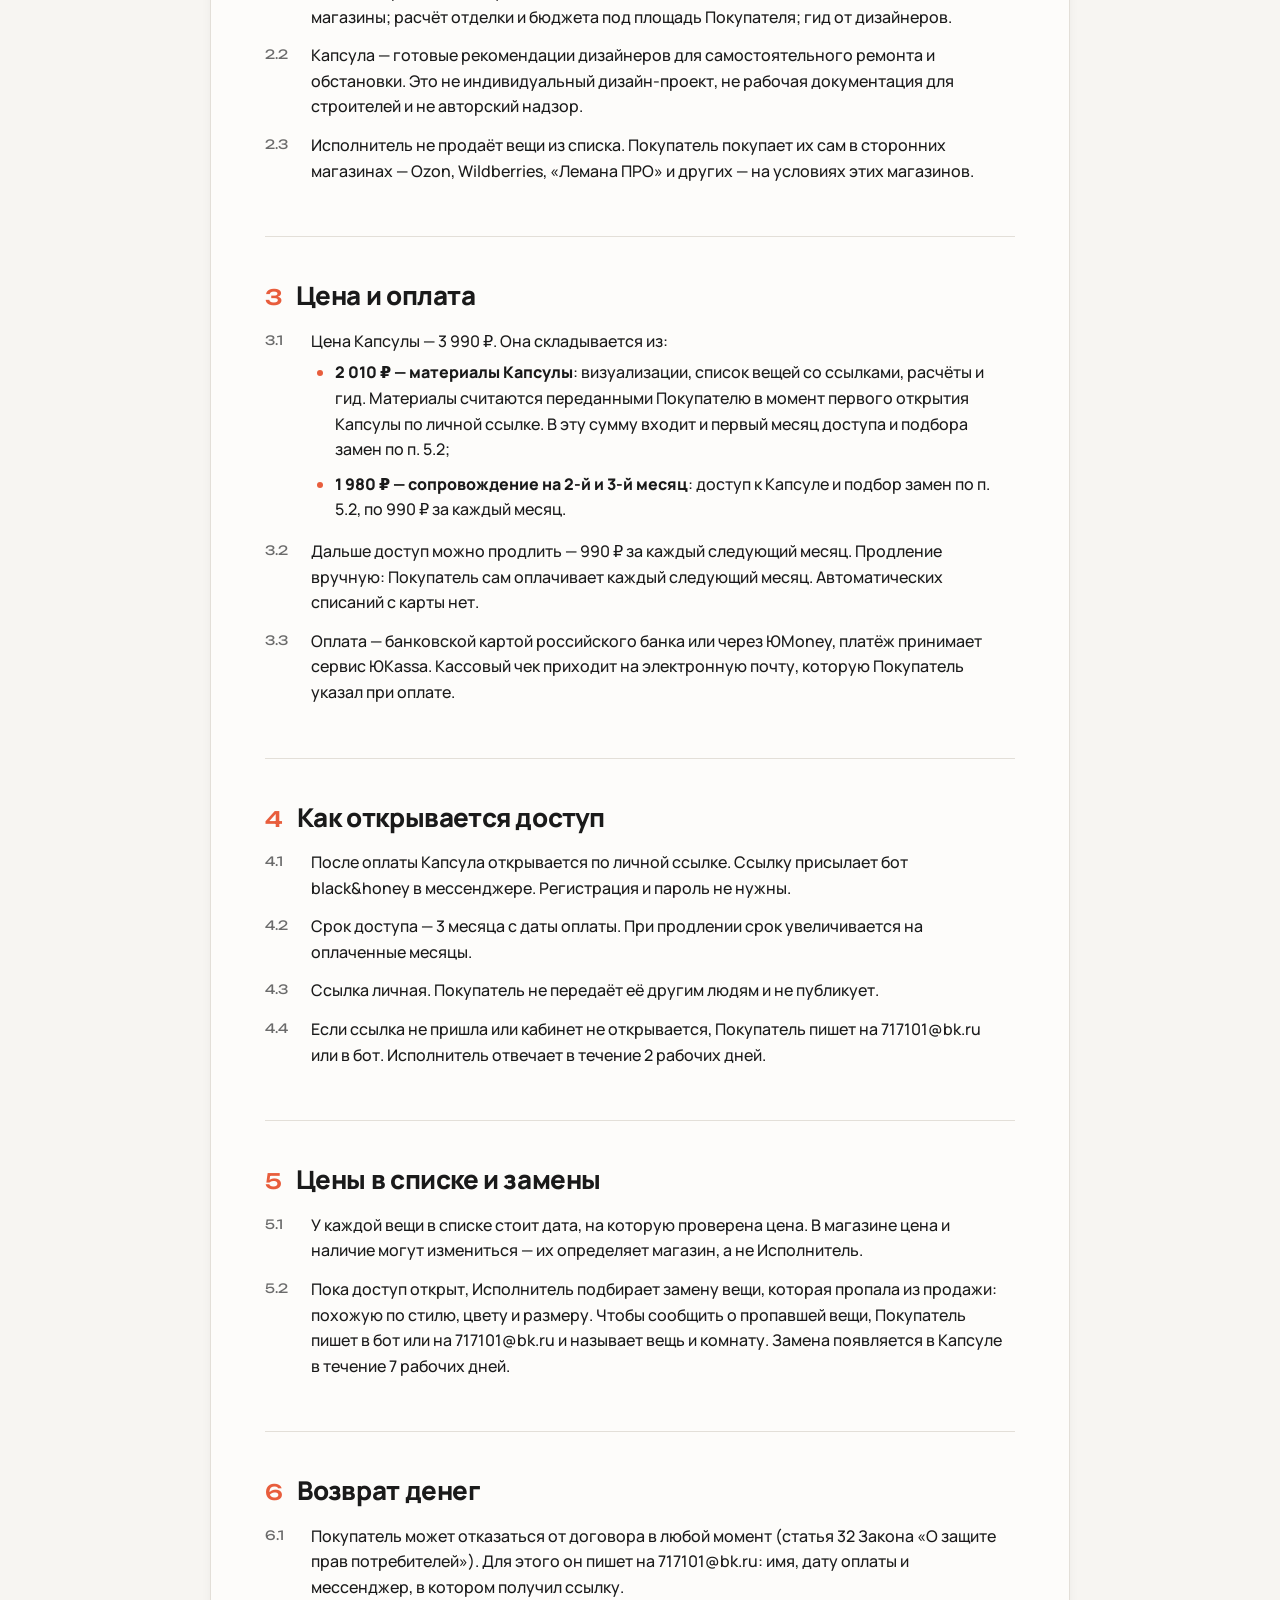
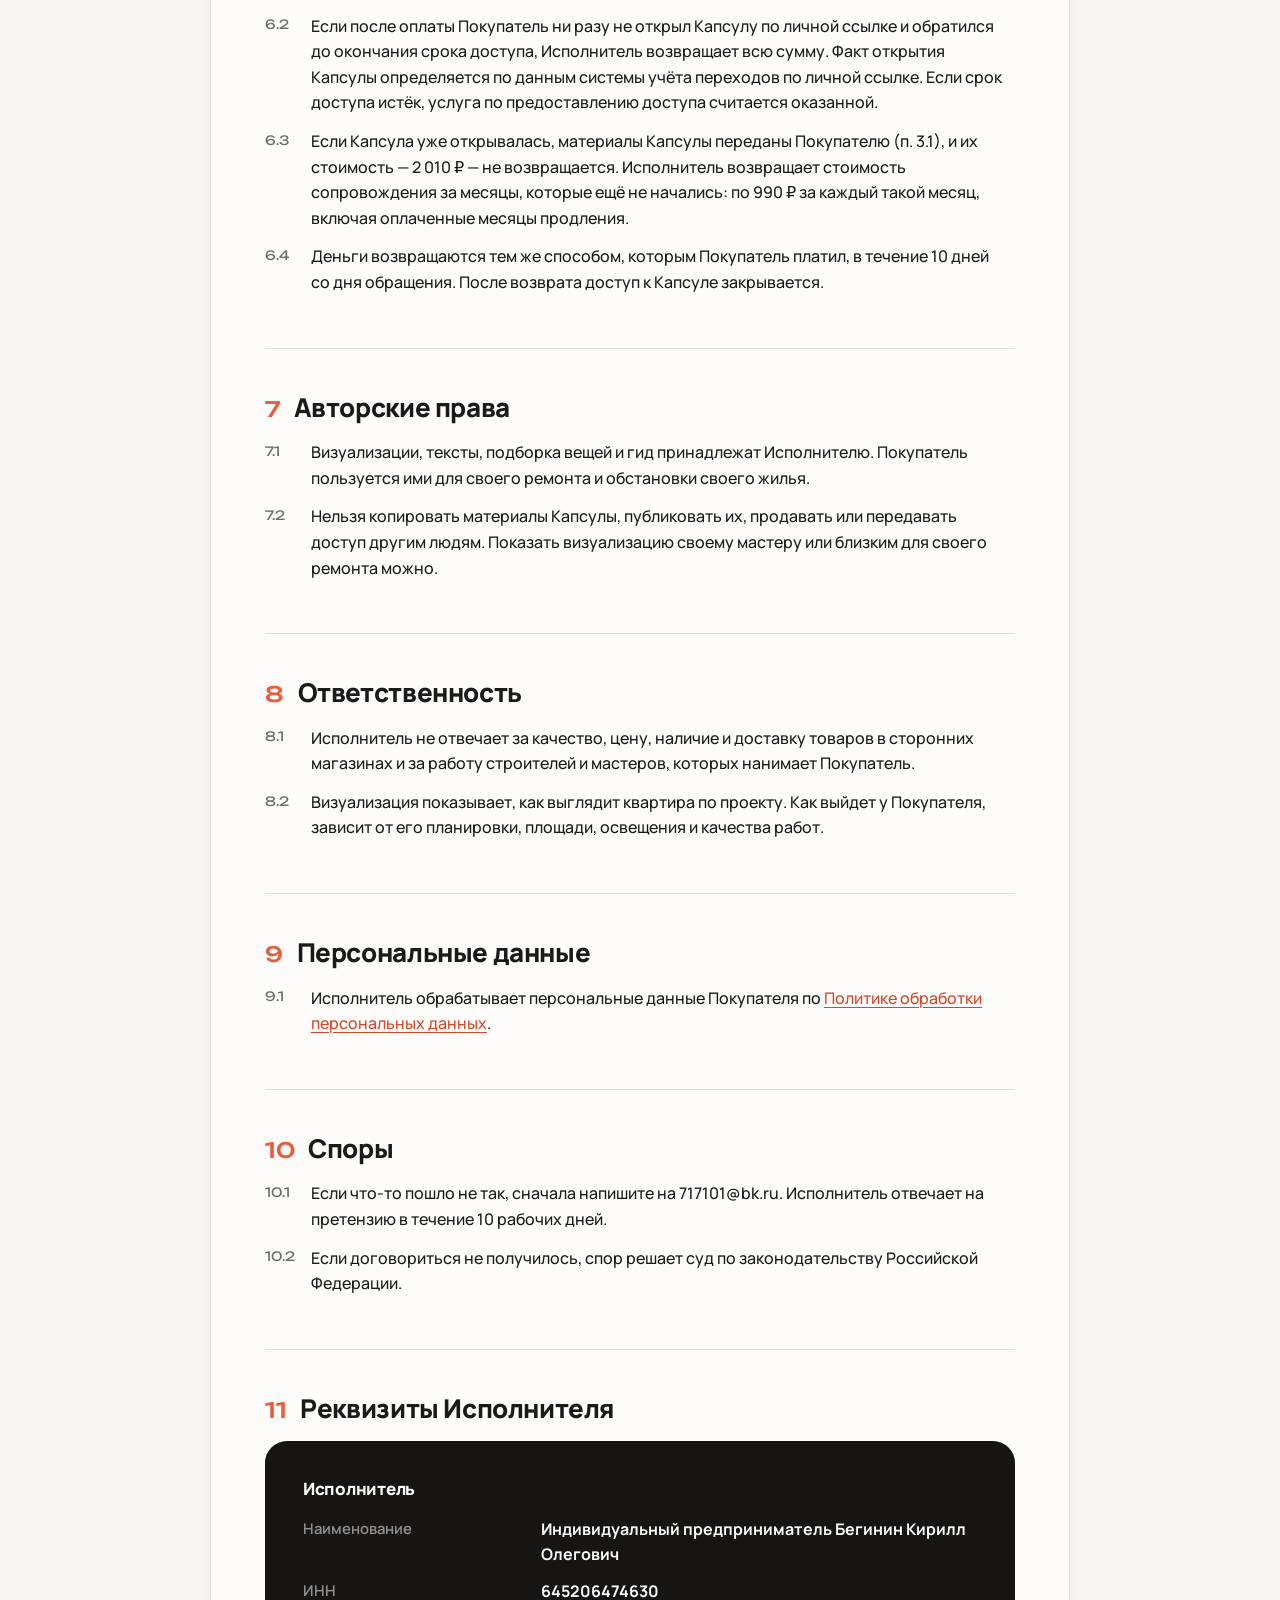
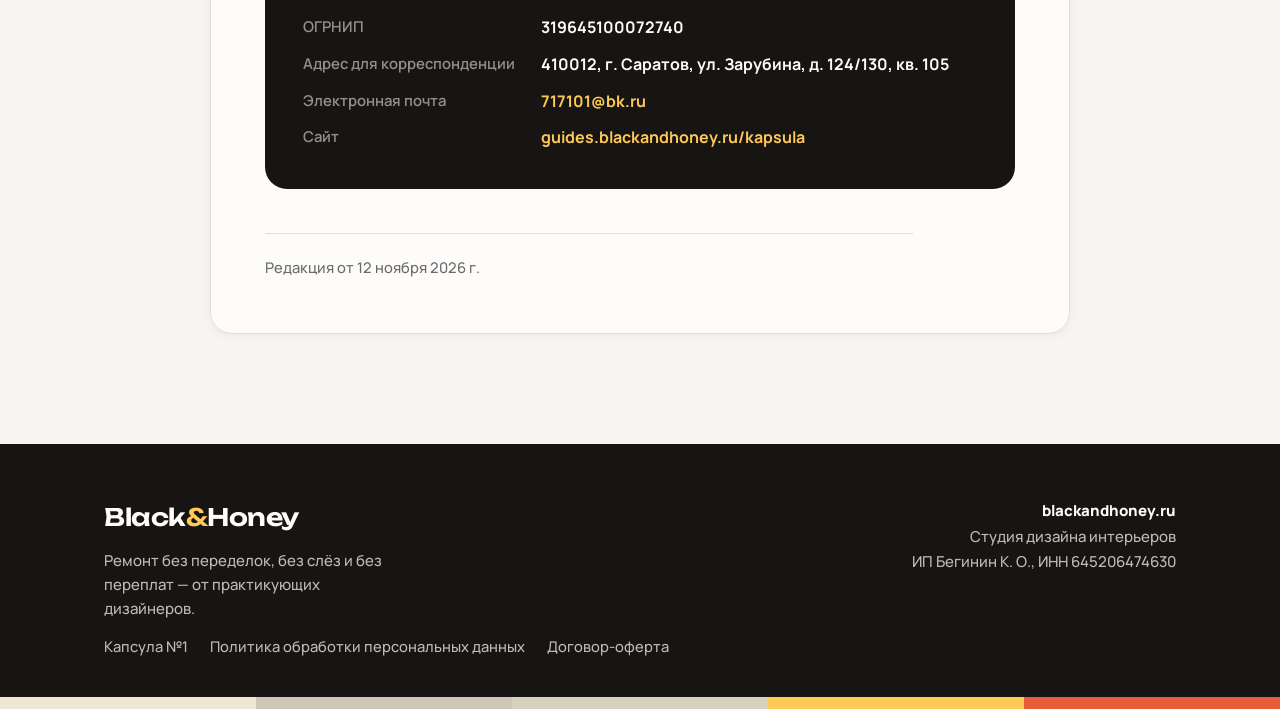
<file: kapsula/oferta/index.html>
<!DOCTYPE html>
<html lang="ru">
<head>
<meta charset="UTF-8">
<meta name="viewport" content="width=device-width, initial-scale=1">
<title>Договор-оферта: доступ к «Капсуле №1» — Black &amp; Honey</title>
<meta name="description" content="Публичная оферта ИП Бегинин Кирилл Олегович: условия доступа к цифровому продукту «Капсула №1» — что входит, цена, срок, оплата и возврат.">
<meta name="robots" content="noindex">
<link rel="stylesheet" href="../fonts/fonts.css">
<style>
/* ============ ТОКЕНЫ (те же, что на лендинге) ============ */
:root{
  --ink:        #1A1A1A;
  --ink-deep:   #171513;
  --paper:      #F7F5F2;
  --paper-2:    #F0EDE8;
  --page:       #FDFCFA;
  --honey:      #FFC857;
  --honey-deep: #E2A93B;
  --terra:      #E85D3C;
  --terra-deep: #D14A2A;
  --terra-soft: #FFF1ED;
  --muted:      #6B6B6B;
  --line:       #E3DFD8;
  --line-dark:  rgba(247,245,242,.14);
  --paper-dim:  rgba(247,245,242,.74);
  --paper-dim2: rgba(247,245,242,.55);

  --sw-cream:   #F0E6D4;
  --sw-greige:  #CFC6B8;
  --sw-green:   #D6D2BD;

  --wrap: 1120px;
  --doc: 860px;
  --radius: 22px;
  --shadow-sm: 0 2px 10px rgba(26,20,14,.05);
  --shadow-md: 0 14px 40px rgba(26,20,14,.10);
}

*{margin:0;padding:0;box-sizing:border-box}
html{scroll-behavior:smooth}
body{
  font-family:'Manrope',system-ui,-apple-system,sans-serif;
  font-weight:500;
  color:var(--ink);
  background:var(--paper);
  -webkit-font-smoothing:antialiased;
  text-rendering:optimizeLegibility;
  line-height:1.6;
  overflow-x:hidden;
}
img{max-width:100%;display:block}
a{color:inherit}
::selection{background:var(--honey);color:var(--ink)}

.wrap{max-width:var(--wrap);margin:0 auto;padding:0 24px}
h1,h2,h3{letter-spacing:-.015em;line-height:1.14;font-weight:800}
.uf{font-family:'Unbounded',sans-serif}

/* ============ ХЕДЕР ============ */
.head{
  position:sticky;top:0;z-index:60;
  background:var(--ink-deep);
  border-bottom:1px solid var(--line-dark);
}
.head .wrap{display:flex;align-items:center;justify-content:space-between;gap:16px;height:70px}
.wordmark{
  font-family:'Unbounded',sans-serif;font-weight:600;
  font-size:1.06rem;letter-spacing:-.02em;color:#FFFDFB;
}
.wordmark span{color:var(--honey)}
.back{
  display:inline-flex;align-items:center;gap:9px;
  font-size:.94rem;font-weight:700;color:var(--paper-dim);
  text-decoration:none;padding:10px 0;transition:color .18s ease;
}
.back:hover{color:var(--honey)}
.back .arw{font-family:'Unbounded',sans-serif;font-weight:500;transition:transform .18s ease;display:inline-block}
.back:hover .arw{transform:translateX(-4px)}

/* ============ ШАПКА ДОКУМЕНТА ============ */
.doc-hero{background:var(--ink-deep);color:var(--page);padding:clamp(48px,7vw,84px) 0 clamp(56px,8vw,92px)}
.doc-hero .wrap{max-width:calc(var(--doc) + 48px)}
.kicker{
  display:inline-flex;align-items:center;gap:12px;
  font-size:.76rem;font-weight:800;letter-spacing:.18em;text-transform:uppercase;
  color:var(--honey);margin-bottom:20px;
}
.kicker::before{content:"";width:34px;height:2px;background:currentColor;border-radius:2px}
h1{font-size:clamp(1.85rem,4.6vw,3rem);max-width:19ch;margin-bottom:22px}
.doc-sub{font-size:clamp(1rem,2vw,1.14rem);font-weight:600;color:var(--paper-dim);max-width:58ch}
.doc-meta{
  display:flex;flex-wrap:wrap;gap:10px;margin-top:30px;
}
.pill{
  display:inline-flex;align-items:center;gap:8px;
  padding:9px 16px;border-radius:100px;
  border:1px solid var(--line-dark);background:rgba(247,245,242,.06);
  font-size:.86rem;font-weight:700;color:var(--paper-dim);
}
.pill b{color:var(--page);font-weight:800}

/* ============ ТЕЛО ДОКУМЕНТА ============ */
.doc-body{padding:clamp(40px,6vw,72px) 0 clamp(64px,9vw,110px)}
.doc-body .wrap{max-width:calc(var(--doc) + 48px)}
.card{
  background:var(--page);
  border:1px solid var(--line);
  border-radius:var(--radius);
  box-shadow:var(--shadow-sm);
  padding:clamp(26px,4.4vw,54px);
}

/* оглавление */
.toc{
  background:var(--paper-2);
  border:1px solid var(--line);
  border-radius:var(--radius);
  padding:clamp(22px,3.4vw,34px);
  margin-bottom:clamp(28px,4vw,44px);
}
.toc h2{font-size:1.06rem;margin-bottom:18px}
.toc ol{list-style:none;counter-reset:toc;columns:2;column-gap:36px}
.toc li{counter-increment:toc;break-inside:avoid;margin-bottom:9px}
.toc a{
  display:flex;gap:11px;align-items:baseline;
  text-decoration:none;font-size:.95rem;font-weight:600;color:#3A3632;
  transition:color .16s ease;
}
.toc a::before{
  content:counter(toc);
  font-family:'Unbounded',sans-serif;font-weight:500;font-size:.78rem;
  color:var(--terra);min-width:15px;
}
.toc a:hover{color:var(--terra)}

/* секции */
section.s{scroll-margin-top:88px}
section.s + section.s{margin-top:clamp(34px,4.6vw,52px);padding-top:clamp(30px,4vw,44px);border-top:1px solid var(--line)}
h2.sh{
  display:flex;gap:14px;align-items:baseline;
  font-size:clamp(1.24rem,2.6vw,1.62rem);margin-bottom:18px;
}
h2.sh .num{
  font-family:'Unbounded',sans-serif;font-weight:500;
  font-size:.82em;color:var(--terra);flex:none;
}
.doc-body p{margin-bottom:14px;max-width:72ch}
.doc-body p:last-child{margin-bottom:0}
.doc-body b,.doc-body strong{font-weight:800}
.doc-body a{color:var(--terra-deep);text-decoration:underline;text-underline-offset:3px;text-decoration-thickness:1px}
.doc-body a:hover{color:var(--terra)}

/* нумерованные пункты 1.1, 1.2 … */
ul.pp{list-style:none;margin:0 0 14px}
ul.pp > li{position:relative;padding-left:46px;margin-bottom:13px;max-width:74ch}
ul.pp > li > .n{
  position:absolute;left:0;top:.06em;
  font-family:'Unbounded',sans-serif;font-weight:400;font-size:.8rem;
  color:var(--muted);
}
ul.pp > li:last-child{margin-bottom:0}

/* маркированные списки */
ul.dots{list-style:none;margin:6px 0 16px}
ul.dots li{position:relative;padding-left:24px;margin-bottom:9px;max-width:72ch}
ul.dots li::before{
  content:"";position:absolute;left:6px;top:.62em;
  width:6px;height:6px;border-radius:50%;background:var(--terra);
}
ul.dots ul.dots{margin:8px 0 0}
ul.dots ul.dots li::before{background:var(--line);border:1px solid var(--muted)}

/* определения */
dl.defs{margin:6px 0 4px}
dl.defs dt{font-weight:800;margin-top:14px}
dl.defs dd{margin:0;color:#3A3632;max-width:72ch}

/* таблица «что собираем» */
.tbl-wrap{overflow-x:auto;margin:8px 0 18px;-webkit-overflow-scrolling:touch}
table.dt{border-collapse:collapse;width:100%;min-width:520px;font-size:.95rem}
table.dt th,table.dt td{text-align:left;vertical-align:top;padding:13px 16px;border-bottom:1px solid var(--line)}
table.dt th{
  font-weight:800;font-size:.78rem;letter-spacing:.1em;text-transform:uppercase;
  color:var(--muted);background:var(--paper-2);border-bottom:1px solid var(--line);
}
table.dt tr:last-child td{border-bottom:0}
table.dt td:first-child{font-weight:700;width:38%}

/* врезки */
.callout{
  border-radius:18px;padding:22px 24px;margin:20px 0;
  background:#FFF7E6;border:1px solid #F3DFAE;
}
.callout.terra{background:var(--terra-soft);border-color:#F7CFC2}
.callout h3{font-size:1.02rem;margin-bottom:9px}
.callout p{margin-bottom:8px}
.callout p:last-child{margin-bottom:0}

/* реквизиты */
.req{
  background:var(--ink-deep);color:var(--page);
  border-radius:var(--radius);padding:clamp(24px,3.6vw,38px);margin-top:14px;
}
.req h3{font-size:1.06rem;margin-bottom:18px;color:#FFFDFB}
.req dl{display:grid;grid-template-columns:minmax(150px,auto) 1fr;gap:11px 26px}
.req dt{color:var(--paper-dim2);font-weight:600;font-size:.93rem}
.req dd{margin:0;font-weight:700}
.req dd a{color:var(--honey);text-decoration:none}
.req dd a:hover{text-decoration:underline}

/* подпись-дата */
.stamp{
  margin-top:clamp(30px,4vw,44px);padding-top:22px;border-top:1px solid var(--line);
  font-size:.92rem;color:var(--muted);
}

/* ============ ФУТЕР ============ */
.foot{background:var(--ink-deep);color:var(--paper-dim);padding:54px 0 0}
.foot-in{display:flex;flex-wrap:wrap;gap:26px;justify-content:space-between;align-items:flex-start;padding-bottom:38px}
.foot .wordmark{font-size:1.5rem}
.foot-right{text-align:right;font-size:.94rem;line-height:1.7}
.foot-right b{color:var(--page);font-weight:800}
.foot-links{display:flex;flex-wrap:wrap;gap:8px 22px;margin-top:14px;font-size:.92rem}
.foot-links a{color:var(--paper-dim);text-decoration:none;border-bottom:1px solid transparent;transition:.16s ease}
.foot-links a:hover{color:var(--honey);border-bottom-color:currentColor}
.foot-strip{display:flex;height:12px}
.foot-strip i{flex:1}

@media(max-width:760px){
  .toc ol{columns:1}
  .req dl{grid-template-columns:1fr;gap:4px 0}
  .req dt{margin-top:12px}
  .foot-in{flex-direction:column}
  .foot-right{text-align:left}
  ul.pp > li{padding-left:38px}
}
@media(max-width:560px){
  .head .wrap{height:62px}
  .doc-meta{gap:8px}
  .pill{font-size:.8rem;padding:8px 13px}
}

@media print{
  .head,.foot,.back{display:none}
  body{background:#fff;line-height:1.45}
  .doc-hero{background:#fff;color:#000;padding:0 0 18pt}
  .doc-hero .kicker,.doc-sub{color:#444}
  .pill{border-color:#bbb;color:#333;background:none}
  .card,.toc{border:0;box-shadow:none;padding:0;background:none}
  .req{background:none;color:#000;border:1px solid #999;padding:14pt}
  .req h3,.req dd a{color:#000}
  .req dt{color:#444}
  section.s + section.s{border-top:1px solid #ddd}
  a{color:#000;text-decoration:none}
}
@media(prefers-reduced-motion:reduce){
  html{scroll-behavior:auto}
  *{animation:none!important;transition:none!important}
}
ul.pp > li,.req dd{overflow-wrap:break-word}
.gap{background:#FFF1BF;border:1px dashed #E2B53E;border-radius:6px;padding:0 6px;color:#6B4E00}
</style>
</head>
<body>

<!-- ============ ХЕДЕР ============ -->
<header class="head">
  <div class="wrap">
    <div class="wordmark">Black<span>&amp;</span>Honey</div>
    <a href="../" class="back"><span class="arw">←</span> К капсуле</a>
  </div>
</header>

<!-- ============ ШАПКА ДОКУМЕНТА ============ -->
<section class="doc-hero">
  <div class="wrap">
    <div class="kicker">Правовая информация</div>
    <h1>Договор-оферта на доступ к «Капсуле №1»</h1>
    <p class="doc-sub">Условия, на которых мы открываем доступ к капсуле: что в неё входит, сколько стоит, на какой срок и что делать, если что-то пошло не так. Оплачивая доступ, вы соглашаетесь с этими условиями.</p>
    <div class="doc-meta">
      <span class="pill">Редакция от <b>12 ноября 2026 г.</b></span>
      <span class="pill">Исполнитель: <b>ИП Бегинин К. О.</b></span>
      <span class="pill">ИНН <b>645206474630</b></span>
    </div>
  </div>
</section>

<!-- ============ ТЕЛО ============ -->
<div class="doc-body">
  <div class="wrap">

    <nav class="toc" aria-label="Содержание">
      <h2>Содержание</h2>
      <ol>
        <li><a href="#s1">Общие положения</a></li>
        <li><a href="#s2">Что входит в капсулу</a></li>
        <li><a href="#s3">Цена и оплата</a></li>
        <li><a href="#s4">Как открывается доступ</a></li>
        <li><a href="#s5">Цены в списке и замены</a></li>
        <li><a href="#s6">Возврат денег</a></li>
        <li><a href="#s7">Авторские права</a></li>
        <li><a href="#s8">Ответственность</a></li>
        <li><a href="#s9">Персональные данные</a></li>
        <li><a href="#s10">Споры</a></li>
        <li><a href="#s11">Реквизиты Исполнителя</a></li>
      </ol>
    </nav>

    <div class="card">

      <section class="s" id="s1">
        <h2 class="sh"><span class="num">1</span> Общие положения</h2>
        <ul class="pp">
          <li><span class="n">1.1</span> Индивидуальный предприниматель Бегинин Кирилл Олегович (ИНН 645206474630, ОГРНИП 319645100072740), далее — «Исполнитель», предлагает любому дееспособному физическому лицу, далее — «Покупатель», заключить договор на условиях этой оферты. Это публичная оферта по статьям 435 и 437 Гражданского кодекса РФ.</li>
          <li><span class="n">1.2</span> Договор заключён с момента оплаты доступа: оплата — это акцепт оферты по пункту 3 статьи 438 ГК РФ. Отдельный письменный договор не нужен.</li>
          <li><span class="n">1.3</span> Оферта опубликована по адресу guides.blackandhoney.ru/kapsula/oferta/. Исполнитель может менять её текст. Новая редакция действует с даты публикации и не меняет условий уже оплаченного доступа.</li>
        </ul>
      </section>

      <section class="s" id="s2">
        <h2 class="sh"><span class="num">2</span> Что входит в капсулу</h2>
        <ul class="pp">
          <li><span class="n">2.1</span> Исполнитель открывает Покупателю доступ к цифровому продукту «Капсула №1», далее — «Капсула». Это личный кабинет на сайте kapsula.blackandhoney.ru, в котором собраны: визуализации интерьера евродвушки 46 м² в современном стиле (кухня-гостиная, спальня, прихожая, санузел); список вещей для этих комнат с ценами и ссылками на магазины; расчёт отделки и бюджета под площадь Покупателя; гид от дизайнеров.</li>
          <li><span class="n">2.2</span> Капсула — готовые рекомендации дизайнеров для самостоятельного ремонта и обстановки. Это не индивидуальный дизайн-проект, не рабочая документация для строителей и не авторский надзор.</li>
          <li><span class="n">2.3</span> Исполнитель не продаёт вещи из списка. Покупатель покупает их сам в сторонних магазинах — Ozon, Wildberries, «Лемана ПРО» и других — на условиях этих магазинов.</li>
        </ul>
      </section>

      <section class="s" id="s3">
        <h2 class="sh"><span class="num">3</span> Цена и оплата</h2>
        <ul class="pp">
          <li><span class="n">3.1</span> Цена Капсулы — 3 990 ₽. Она складывается из:
            <ul class="dots">
              <li><b>2 010 ₽ — материалы Капсулы</b>: визуализации, список вещей со ссылками, расчёты и гид. Материалы считаются переданными Покупателю в момент первого открытия Капсулы по личной ссылке. В эту сумму входит и первый месяц доступа и подбора замен по п. 5.2;</li>
              <li><b>1 980 ₽ — сопровождение на 2-й и 3-й месяц</b>: доступ к Капсуле и подбор замен по п. 5.2, по 990 ₽ за каждый месяц.</li>
            </ul>
          </li>
          <li><span class="n">3.2</span> Дальше доступ можно продлить — 990 ₽ за каждый следующий месяц. Продление вручную: Покупатель сам оплачивает каждый следующий месяц. Автоматических списаний с карты нет.</li>
          <li><span class="n">3.3</span> Оплата — банковской картой российского банка или через ЮMoney, платёж принимает сервис ЮKassa. Кассовый чек приходит на электронную почту, которую Покупатель указал при оплате.</li>
        </ul>
      </section>

      <section class="s" id="s4">
        <h2 class="sh"><span class="num">4</span> Как открывается доступ</h2>
        <ul class="pp">
          <li><span class="n">4.1</span> После оплаты Капсула открывается по личной ссылке. Ссылку присылает бот black&amp;honey в мессенджере. Регистрация и пароль не нужны.</li>
          <li><span class="n">4.2</span> Срок доступа — 3 месяца с даты оплаты. При продлении срок увеличивается на оплаченные месяцы.</li>
          <li><span class="n">4.3</span> Ссылка личная. Покупатель не передаёт её другим людям и не публикует.</li>
          <li><span class="n">4.4</span> Если ссылка не пришла или кабинет не открывается, Покупатель пишет на 717101@bk.ru или в бот. Исполнитель отвечает в течение 2 рабочих дней.</li>
        </ul>
      </section>

      <section class="s" id="s5">
        <h2 class="sh"><span class="num">5</span> Цены в списке и замены</h2>
        <ul class="pp">
          <li><span class="n">5.1</span> У каждой вещи в списке стоит дата, на которую проверена цена. В магазине цена и наличие могут измениться — их определяет магазин, а не Исполнитель.</li>
          <li><span class="n">5.2</span> Пока доступ открыт, Исполнитель подбирает замену вещи, которая пропала из продажи: похожую по стилю, цвету и размеру. Чтобы сообщить о пропавшей вещи, Покупатель пишет в бот или на 717101@bk.ru и называет вещь и комнату. Замена появляется в Капсуле в течение 7 рабочих дней.</li>
        </ul>
      </section>

      <section class="s" id="s6">
        <h2 class="sh"><span class="num">6</span> Возврат денег</h2>
        <ul class="pp">
          <li><span class="n">6.1</span> Покупатель может отказаться от договора в любой момент (статья 32 Закона «О защите прав потребителей»). Для этого он пишет на 717101@bk.ru: имя, дату оплаты и мессенджер, в котором получил ссылку.</li>
          <li><span class="n">6.2</span> Если после оплаты Покупатель ни разу не открыл Капсулу по личной ссылке и обратился до окончания срока доступа, Исполнитель возвращает всю сумму. Факт открытия Капсулы определяется по данным системы учёта переходов по личной ссылке. Если срок доступа истёк, услуга по предоставлению доступа считается оказанной.</li>
          <li><span class="n">6.3</span> Если Капсула уже открывалась, материалы Капсулы переданы Покупателю (п. 3.1), и их стоимость — 2 010 ₽ — не возвращается. Исполнитель возвращает стоимость сопровождения за месяцы, которые ещё не начались: по 990 ₽ за каждый такой месяц, включая оплаченные месяцы продления.</li>
          <li><span class="n">6.4</span> Деньги возвращаются тем же способом, которым Покупатель платил, в течение 10 дней со дня обращения. После возврата доступ к Капсуле закрывается.</li>
        </ul>
      </section>

      <section class="s" id="s7">
        <h2 class="sh"><span class="num">7</span> Авторские права</h2>
        <ul class="pp">
          <li><span class="n">7.1</span> Визуализации, тексты, подборка вещей и гид принадлежат Исполнителю. Покупатель пользуется ими для своего ремонта и обстановки своего жилья.</li>
          <li><span class="n">7.2</span> Нельзя копировать материалы Капсулы, публиковать их, продавать или передавать доступ другим людям. Показать визуализацию своему мастеру или близким для своего ремонта можно.</li>
        </ul>
      </section>

      <section class="s" id="s8">
        <h2 class="sh"><span class="num">8</span> Ответственность</h2>
        <ul class="pp">
          <li><span class="n">8.1</span> Исполнитель не отвечает за качество, цену, наличие и доставку товаров в сторонних магазинах и за работу строителей и мастеров, которых нанимает Покупатель.</li>
          <li><span class="n">8.2</span> Визуализация показывает, как выглядит квартира по проекту. Как выйдет у Покупателя, зависит от его планировки, площади, освещения и качества работ.</li>
        </ul>
      </section>

      <section class="s" id="s9">
        <h2 class="sh"><span class="num">9</span> Персональные данные</h2>
        <ul class="pp">
          <li><span class="n">9.1</span> Исполнитель обрабатывает персональные данные Покупателя по <a href="/privacy-policy">Политике обработки персональных данных</a>.</li>
        </ul>
      </section>

      <section class="s" id="s10">
        <h2 class="sh"><span class="num">10</span> Споры</h2>
        <ul class="pp">
          <li><span class="n">10.1</span> Если что-то пошло не так, сначала напишите на 717101@bk.ru. Исполнитель отвечает на претензию в течение 10 рабочих дней.</li>
          <li><span class="n">10.2</span> Если договориться не получилось, спор решает суд по законодательству Российской Федерации.</li>
        </ul>
      </section>

      <section class="s" id="s11">
        <h2 class="sh"><span class="num">11</span> Реквизиты Исполнителя</h2>
        <div class="req">
          <h3>Исполнитель</h3>
          <dl>
            <dt>Наименование</dt>
            <dd>Индивидуальный предприниматель Бегинин Кирилл Олегович</dd>
            <dt>ИНН</dt>
            <dd>645206474630</dd>
            <dt>ОГРНИП</dt>
            <dd>319645100072740</dd>
            <dt>Адрес для корреспонденции</dt>
            <dd>410012, г. Саратов, ул. Зарубина, д. 124/130, кв. 105</dd>
            <dt>Электронная почта</dt>
            <dd><a href="mailto:717101@bk.ru">717101@bk.ru</a></dd>
            <dt>Сайт</dt>
            <dd><a href="https://guides.blackandhoney.ru/kapsula/">guides.blackandhoney.ru/kapsula</a></dd>
          </dl>
        </div>
        <p class="stamp">Редакция от 12 ноября 2026 г.</p>
      </section>

    </div><!-- /card -->
  </div>
</div>

<!-- ============ ФУТЕР ============ -->
<footer class="foot">
  <div class="wrap foot-in">
    <div>
      <div class="wordmark">Black<span>&amp;</span>Honey</div>
      <p style="margin-top:12px;font-size:.94rem;max-width:34ch">Ремонт без переделок, без слёз и без переплат — от практикующих дизайнеров.</p>
      <div class="foot-links">
        <a href="../">Капсула №1</a>
        <a href="/privacy-policy">Политика обработки персональных данных</a>
        <a href="./">Договор-оферта</a>
      </div>
    </div>
    <div class="foot-right">
      <b>blackandhoney.ru</b><br>
      Студия дизайна интерьеров<br>
      ИП Бегинин К. О., ИНН 645206474630
    </div>
  </div>
  <div class="foot-strip" aria-hidden="true">
    <i style="background:var(--sw-cream)"></i>
    <i style="background:var(--sw-greige)"></i>
    <i style="background:var(--sw-green)"></i>
    <i style="background:var(--honey)"></i>
    <i style="background:var(--terra)"></i>
  </div>
</footer>

</body>
</html>
</file>
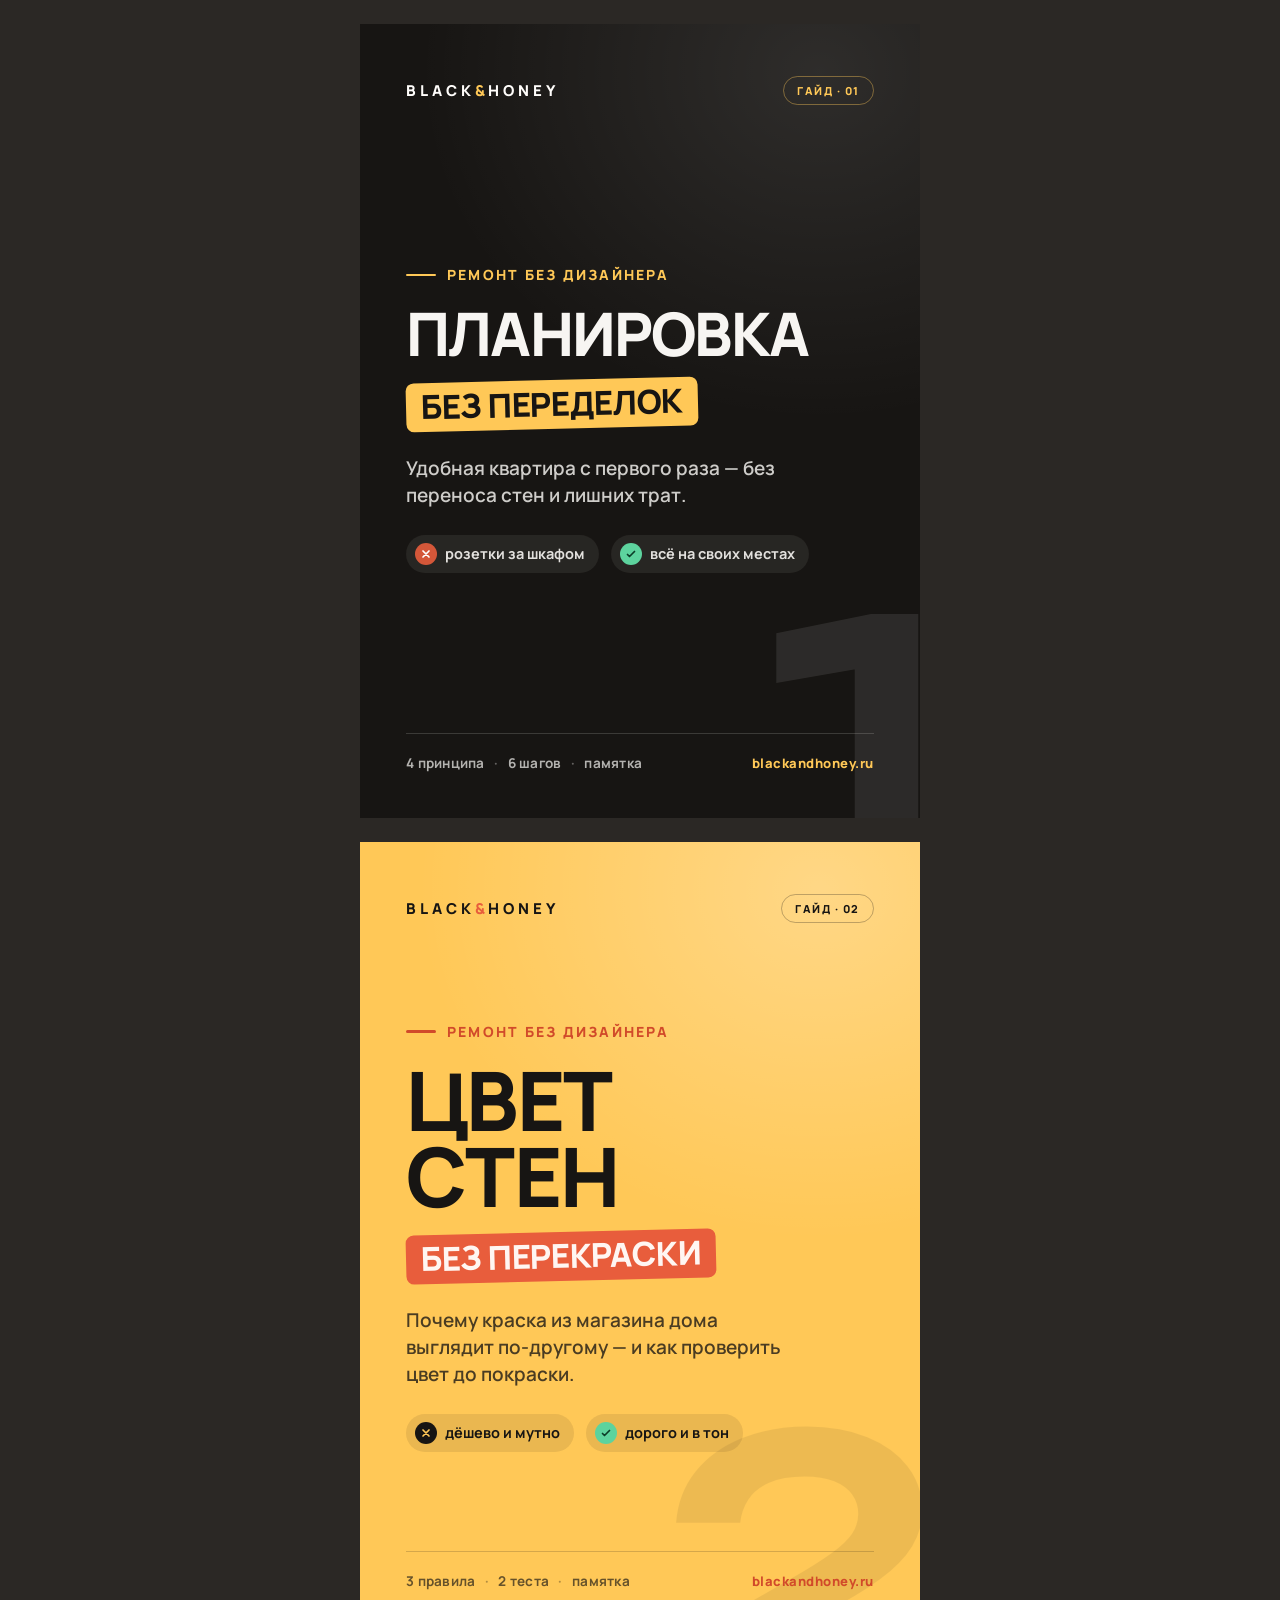
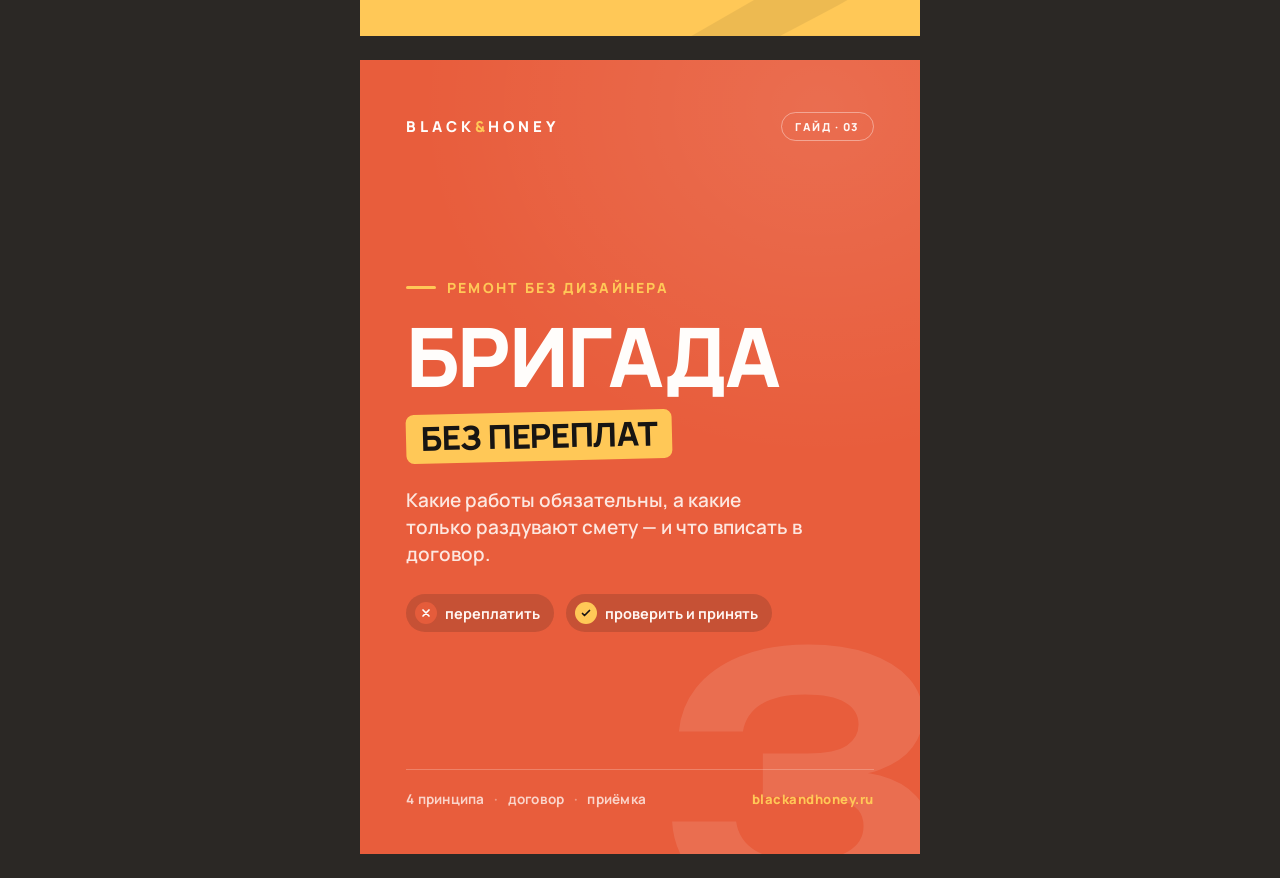
<file: covers.html>
<!DOCTYPE html>
<html lang="ru">
<head>
<meta charset="UTF-8">
<meta name="viewport" content="width=device-width, initial-scale=1">
<title>Обложки гайдов B&H</title>
<link rel="stylesheet" href="fonts/fonts.css">
<style>
:root{
  --ink:#171513; --ink-2:#211E1B;
  --paper:#F7F5F2; --cream:#F3ECDC;
  --honey:#FFC857; --honey-deep:#E2A93B;
  --terra:#E85D3C; --terra-deep:#D14A2A;
  --green:#5DD39E;
}
*{margin:0;padding:0;box-sizing:border-box}
html{-webkit-print-color-adjust:exact;print-color-adjust:exact}
body{font-family:'Manrope',system-ui,sans-serif;background:#2B2825;
  display:flex;flex-direction:column;align-items:center;gap:24px;padding:24px}

.cover{
  width:560px;height:794px;position:relative;overflow:hidden;
  padding:52px 46px 46px;display:flex;flex-direction:column;
  -webkit-font-smoothing:antialiased;
}
/* цветовые схемы */
.c-ink   {background:var(--ink);   color:var(--paper)}
.c-honey {background:var(--honey); color:var(--ink)}
.c-terra {background:var(--terra); color:#FFF6F2}

/* фактурный блик */
.cover::after{content:"";position:absolute;inset:0;pointer-events:none;
  background:radial-gradient(130% 80% at 82% 6%,rgba(255,255,255,.10),transparent 55%)}
.c-honey::after{background:radial-gradient(130% 80% at 82% 6%,rgba(255,255,255,.28),transparent 55%)}

/* верхняя строка */
.top{display:flex;justify-content:space-between;align-items:center;position:relative;z-index:2}
.wm{font-size:15px;font-weight:800;letter-spacing:.26em;text-transform:uppercase}
.c-ink .wm,.c-terra .wm{color:#FFFDFB}
.wm span{color:var(--honey)}
.c-honey .wm span{color:var(--terra)}
.ed{font-size:11px;font-weight:800;letter-spacing:.14em;text-transform:uppercase;
  border-radius:100px;padding:6px 13px}
.c-ink .ed{color:var(--honey);border:1.5px solid rgba(255,200,87,.4)}
.c-honey .ed{color:var(--ink);border:1.5px solid rgba(23,21,19,.28)}
.c-terra .ed{color:#FFF6F2;border:1.5px solid rgba(255,246,242,.42)}

/* заголовок */
.head{margin-top:auto;margin-bottom:auto;position:relative;z-index:2}
.kick{font-size:14px;font-weight:800;letter-spacing:.16em;text-transform:uppercase;margin-bottom:22px;
  display:flex;align-items:center;gap:11px}
.c-ink .kick{color:var(--honey)}
.c-honey .kick{color:var(--terra-deep)}
.c-terra .kick{color:var(--honey)}
.kick::before{content:"";width:30px;height:2.5px;background:currentColor;border-radius:2px}

.title{font-weight:800;text-transform:uppercase;line-height:.92;letter-spacing:-.02em;font-size:82px}
.c-ink .title{color:var(--paper);font-size:60px;letter-spacing:-.03em}
.c-honey .title{color:var(--ink)}
.c-terra .title{color:#FFFDFB}

.mark{display:inline-block;font-weight:800;text-transform:uppercase;line-height:1;
  font-size:33px;letter-spacing:-.01em;margin-top:18px;padding:7px 15px 9px;border-radius:8px;
  transform:rotate(-1.4deg)}
.c-ink .mark{background:var(--honey);color:var(--ink)}
.c-honey .mark{background:var(--terra);color:#FFF6F2}
.c-terra .mark{background:var(--honey);color:var(--ink)}

.sub{margin-top:26px;font-size:19px;line-height:1.42;font-weight:600;max-width:400px}
.c-ink .sub{color:rgba(247,245,242,.82)}
.c-honey .sub{color:rgba(23,21,19,.78)}
.c-terra .sub{color:rgba(255,246,242,.9)}

/* строка ✗ / ✓ */
.ba{display:flex;gap:12px;margin-top:26px;flex-wrap:wrap;position:relative;z-index:2}
.ba .it{display:inline-flex;align-items:center;gap:8px;font-size:14.5px;font-weight:700;
  padding:8px 14px 8px 9px;border-radius:100px}
.ba .ic{width:22px;height:22px;border-radius:50%;display:flex;align-items:center;justify-content:center;flex:0 0 auto}
.ba .ic svg{width:12px;height:12px}
.ba .no .ic{background:rgba(232,93,60,.9);color:#fff}
.ba .yes .ic{background:var(--green);color:#0C3D28}
.c-ink .ba .it{background:rgba(247,245,242,.07);color:rgba(247,245,242,.9)}
.c-honey .ba .it{background:rgba(23,21,19,.09);color:var(--ink)}
.c-honey .ba .no .ic{background:var(--ink);color:var(--honey)}
.c-terra .ba .it{background:rgba(23,21,19,.16);color:#FFF6F2}
.c-terra .ba .yes .ic{background:var(--honey);color:var(--ink)}

/* низ */
.foot{display:flex;justify-content:space-between;align-items:center;position:relative;z-index:2;
  padding-top:20px;border-top:1.5px solid}
.c-ink .foot{border-color:rgba(247,245,242,.16)}
.c-honey .foot{border-color:rgba(23,21,19,.18)}
.c-terra .foot{border-color:rgba(255,246,242,.24)}
.meta{font-size:13.5px;font-weight:700;letter-spacing:.02em}
.c-ink .meta{color:rgba(247,245,242,.7)}
.c-honey .meta{color:rgba(23,21,19,.66)}
.c-terra .meta{color:rgba(255,246,242,.78)}
.dot{opacity:.5;margin:0 6px}
.site{font-size:13px;font-weight:800;letter-spacing:.04em}
.c-ink .site{color:var(--honey)}
.c-honey .site{color:var(--terra-deep)}
.c-terra .site{color:var(--honey)}

/* большой полупрозрачный водяной знак-цифра */
.ghost{position:absolute;font-family:'Unbounded',sans-serif;font-weight:600;
  font-size:340px;line-height:.8;right:-24px;bottom:-60px;z-index:0;opacity:.09}
.c-ink .ghost{color:#fff}
.c-honey .ghost{color:var(--ink);opacity:.07}
.c-terra .ghost{color:#fff;opacity:.10}
</style>
</head>
<body>

<!-- ============ 01 ПЛАНИРОВКА (тёмная) ============ -->
<section class="cover c-ink" data-c="1">
  <div class="ghost">1</div>
  <div class="top">
    <div class="wm">Black<span>&amp;</span>Honey</div>
    <div class="ed">Гайд · 01</div>
  </div>
  <div class="head">
    <div class="kick">Ремонт без дизайнера</div>
    <div class="title">Планировка</div>
    <div class="mark">без переделок</div>
    <p class="sub">Удобная квартира с первого раза — без переноса стен и лишних трат.</p>
    <div class="ba">
      <span class="it no"><span class="ic"><svg viewBox="0 0 24 24" fill="none" stroke="currentColor" stroke-width="3.4" stroke-linecap="round"><path d="M6 6l12 12M18 6L6 18"/></svg></span>розетки за шкафом</span>
      <span class="it yes"><span class="ic"><svg viewBox="0 0 24 24" fill="none" stroke="currentColor" stroke-width="3.4" stroke-linecap="round" stroke-linejoin="round"><path d="M5 13l4 4L19 7"/></svg></span>всё на своих местах</span>
    </div>
  </div>
  <div class="foot">
    <div class="meta">4 принципа <span class="dot">·</span> 6 шагов <span class="dot">·</span> памятка</div>
    <div class="site">blackandhoney.ru</div>
  </div>
</section>

<!-- ============ 02 ЦВЕТ (медовая) ============ -->
<section class="cover c-honey" data-c="2">
  <div class="ghost">2</div>
  <div class="top">
    <div class="wm">Black<span>&amp;</span>Honey</div>
    <div class="ed">Гайд · 02</div>
  </div>
  <div class="head">
    <div class="kick">Ремонт без дизайнера</div>
    <div class="title">Цвет<br>стен</div>
    <div class="mark">без перекраски</div>
    <p class="sub">Почему краска из магазина дома выглядит по-другому — и как проверить цвет до покраски.</p>
    <div class="ba">
      <span class="it no"><span class="ic"><svg viewBox="0 0 24 24" fill="none" stroke="currentColor" stroke-width="3.4" stroke-linecap="round"><path d="M6 6l12 12M18 6L6 18"/></svg></span>дёшево и мутно</span>
      <span class="it yes"><span class="ic"><svg viewBox="0 0 24 24" fill="none" stroke="currentColor" stroke-width="3.4" stroke-linecap="round" stroke-linejoin="round"><path d="M5 13l4 4L19 7"/></svg></span>дорого и в тон</span>
    </div>
  </div>
  <div class="foot">
    <div class="meta">3 правила <span class="dot">·</span> 2 теста <span class="dot">·</span> памятка</div>
    <div class="site">blackandhoney.ru</div>
  </div>
</section>

<!-- ============ 03 БРИГАДА (терракота) ============ -->
<section class="cover c-terra" data-c="3">
  <div class="ghost">3</div>
  <div class="top">
    <div class="wm">Black<span>&amp;</span>Honey</div>
    <div class="ed">Гайд · 03</div>
  </div>
  <div class="head">
    <div class="kick">Ремонт без дизайнера</div>
    <div class="title">Бригада</div>
    <div class="mark">без переплат</div>
    <p class="sub">Какие работы обязательны, а какие только раздувают смету — и что вписать в договор.</p>
    <div class="ba">
      <span class="it no"><span class="ic"><svg viewBox="0 0 24 24" fill="none" stroke="currentColor" stroke-width="3.4" stroke-linecap="round"><path d="M6 6l12 12M18 6L6 18"/></svg></span>переплатить</span>
      <span class="it yes"><span class="ic"><svg viewBox="0 0 24 24" fill="none" stroke="currentColor" stroke-width="3.4" stroke-linecap="round" stroke-linejoin="round"><path d="M5 13l4 4L19 7"/></svg></span>проверить и принять</span>
    </div>
  </div>
  <div class="foot">
    <div class="meta">4 принципа <span class="dot">·</span> договор <span class="dot">·</span> приёмка</div>
    <div class="site">blackandhoney.ru</div>
  </div>
</section>

<script>
/* ?c=N — показать только одну обложку без отступов (для рендера) */
(function(){
  var m=location.search.match(/c=(\d)/);if(!m)return;
  document.querySelectorAll('.cover').forEach(function(s){
    if(s.dataset.c!==m[1])s.remove();
  });
  document.body.style.cssText='margin:0;padding:0;background:none;display:block';
})();
</script>
</body>
</html>
</file>
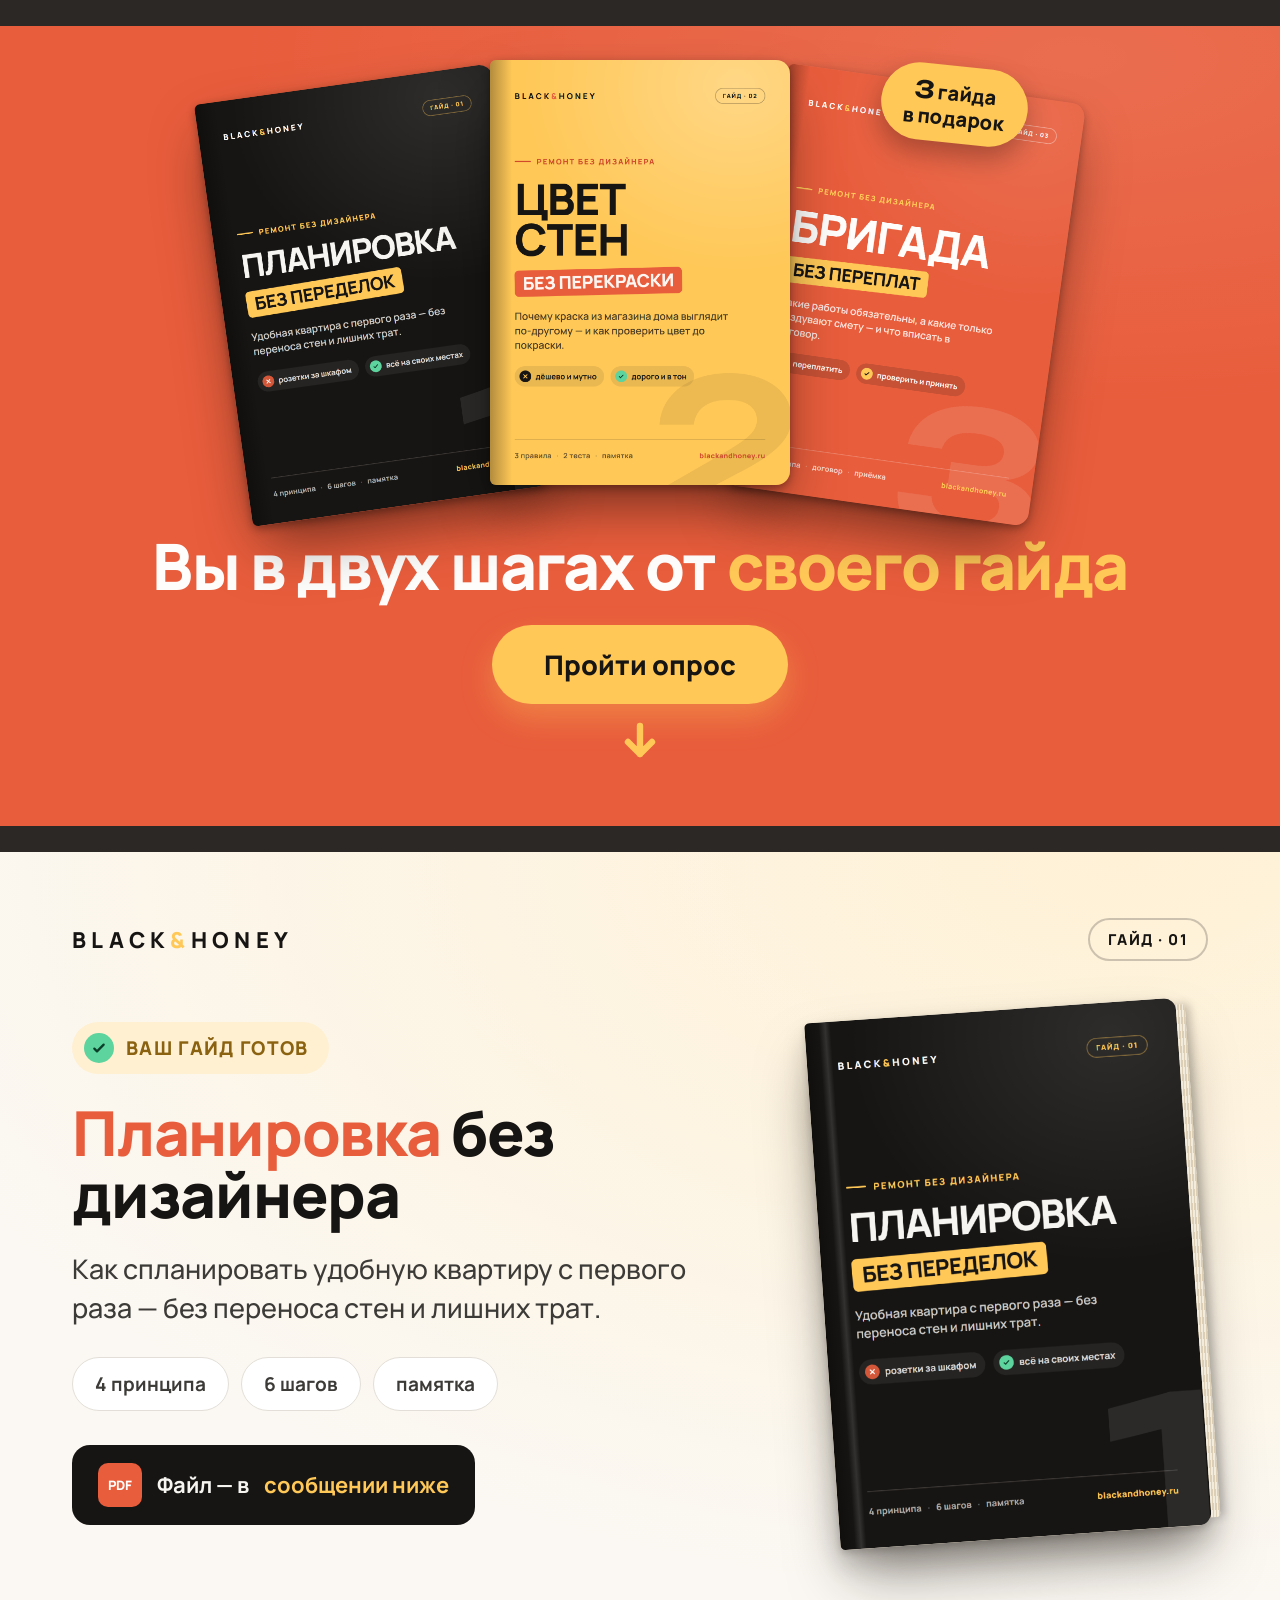
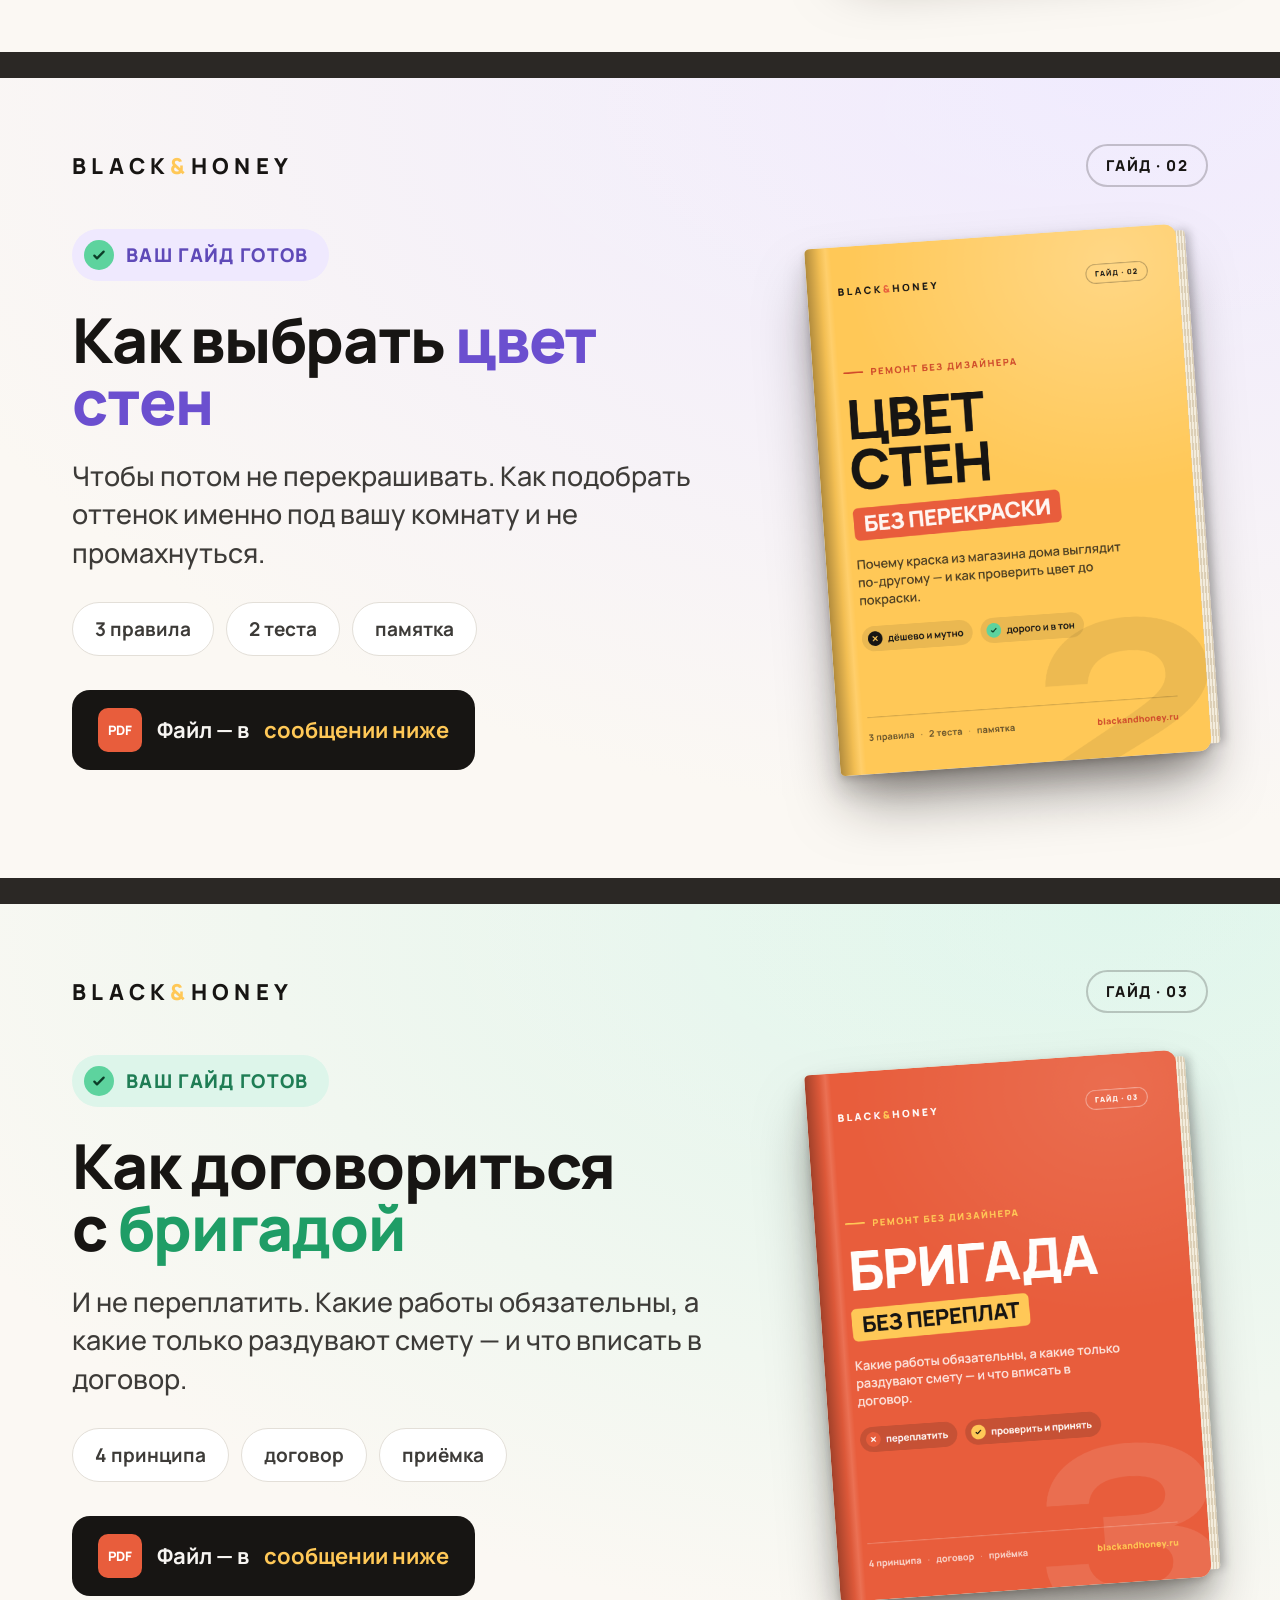
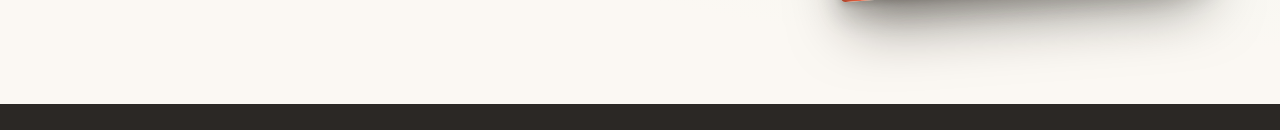
<file: tg-cards.html>
<!DOCTYPE html>
<html lang="ru">
<head>
<meta charset="UTF-8">
<meta name="viewport" content="width=device-width, initial-scale=1">
<title>Карточки Telegram-бота B&H</title>
<link rel="stylesheet" href="fonts/fonts.css">
<style>
:root{
  --ink:#171513; --paper:#F7F5F2; --cream:#F3ECDC; --page:#FBF8F3;
  --honey:#FFC857; --honey-deep:#E2A93B;
  --terra:#E85D3C; --terra-deep:#D14A2A; --terra-soft:#FFF1ED;
  --green:#5DD39E; --muted:#6B6B6B;
  --p-yellow:#FFC857; --p-purple:#A78BFA; --p-green:#5DD39E;
  --p-yellow-soft:#FFF0D2; --p-purple-soft:#EFE9FE; --p-green-soft:#DDF5EA;
}
*{margin:0;padding:0;box-sizing:border-box}
html{-webkit-print-color-adjust:exact;print-color-adjust:exact}
body{font-family:'Manrope',system-ui,sans-serif;background:#2B2825;
  display:flex;flex-direction:column;align-items:center;gap:26px;padding:26px}
.uf{font-family:'Unbounded',sans-serif}

.card{width:1280px;height:800px;position:relative;overflow:hidden;
  padding:66px 72px;display:flex;flex-direction:column;-webkit-font-smoothing:antialiased}
.card::after{content:"";position:absolute;inset:0;pointer-events:none;
  background:radial-gradient(120% 80% at 84% 4%,rgba(255,255,255,.10),transparent 55%)}

/* верхняя строка */
.top{display:flex;justify-content:space-between;align-items:center;position:relative;z-index:3}
.wm{font-size:22px;font-weight:800;letter-spacing:.24em;text-transform:uppercase}
.wm span{color:var(--honey)}
.chip-bot{font-size:15px;font-weight:800;letter-spacing:.1em;text-transform:uppercase;
  border-radius:100px;padding:9px 18px}

/* ============ ПРИВЕТСТВЕННАЯ (терра) ============ */
.c-welcome{background:var(--terra);color:#FFF6F2;text-align:center;padding:40px 44px 46px}
.c-welcome .wm{color:#FFFDFB}
.c-welcome .top{justify-content:center}
.c-welcome .wbody{flex:1;display:flex;flex-direction:column;align-items:center;justify-content:center;
  position:relative;z-index:2}
/* обложки по центру, разведены */
.c-welcome .fan{position:relative;display:flex;justify-content:center;align-items:flex-end;margin-bottom:26px}
.c-welcome .fan .bk{position:relative;width:300px;aspect-ratio:172/244;border-radius:6px 14px 14px 6px;
  overflow:hidden;box-shadow:0 28px 58px -12px rgba(0,0,0,.55),0 3px 8px rgba(0,0,0,.32)}
.c-welcome .fan .bk img{width:100%;height:100%;object-fit:cover;object-position:top}
.c-welcome .fan .bk::before{content:"";position:absolute;left:0;top:0;bottom:0;width:22px;
  background:linear-gradient(90deg,rgba(0,0,0,.3),rgba(0,0,0,0))}
.c-welcome .fan .k1{transform:rotate(-8deg);margin-right:-32px;z-index:1}
.c-welcome .fan .k2{transform:translateY(-22px);z-index:3}
.c-welcome .fan .k3{transform:rotate(8deg);margin-left:-32px;z-index:2}
.c-welcome .badge{position:absolute;right:30px;top:-16px;z-index:5;background:var(--honey);color:var(--ink);
  font-weight:800;font-size:20px;line-height:1.15;border-radius:100px;padding:13px 23px;transform:rotate(6deg);
  box-shadow:0 12px 26px rgba(0,0,0,.28)}
.c-welcome .badge .uf{font-size:24px}
.c-welcome h1{font-size:64px;line-height:1.03;font-weight:800;letter-spacing:-.025em;color:#FFFDFB}
.c-welcome h1 b{color:var(--honey);font-weight:800}
/* CTA со стрелкой вниз — указывает на реальную кнопку бота под картинкой */
.c-welcome .cta-down{margin-top:26px;display:flex;flex-direction:column;align-items:center;gap:12px}
.c-welcome .cta-down .pill{display:inline-flex;align-items:center;background:var(--honey);color:var(--ink);
  font-size:27px;font-weight:800;border-radius:100px;padding:21px 52px;box-shadow:0 14px 30px rgba(255,200,87,.34)}
.c-welcome .cta-down .arw-d{color:var(--honey);display:flex;align-items:center;justify-content:center}
.c-welcome .cta-down .arw-d svg{width:48px;height:48px}

/* ============ ВЫДАЧА ГАЙДА (пастель) ============ */
.c-guide{color:var(--ink)}
.c-g1{background:radial-gradient(130% 120% at 88% 0,var(--p-yellow-soft),var(--page) 78%)}
.c-g2{background:radial-gradient(130% 120% at 88% 0,var(--p-purple-soft),var(--page) 78%)}
.c-g3{background:radial-gradient(130% 120% at 88% 0,var(--p-green-soft),var(--page) 78%)}
.c-guide .wm{color:var(--ink)}
.c-guide .chip-bot{color:var(--ink);border:2px solid rgba(23,21,19,.22)}
.c-guide .body{display:grid;grid-template-columns:1fr 400px;gap:56px;align-items:center;flex:1;position:relative;z-index:2}
.c-guide .done{display:inline-flex;align-items:center;gap:12px;font-size:19px;font-weight:800;
  letter-spacing:.07em;text-transform:uppercase;border-radius:100px;padding:11px 20px 11px 12px;margin-bottom:28px}
.c-guide .done .ic{width:30px;height:30px;border-radius:50%;background:var(--green);color:#0C3D28;
  display:flex;align-items:center;justify-content:center}
.c-guide .done .ic svg{width:16px;height:16px}
.c-g1 .done{background:var(--p-yellow-soft);color:#8A6210}
.c-g2 .done{background:var(--p-purple-soft);color:#5F4AB8}
.c-g3 .done{background:var(--p-green-soft);color:#1F7D55}
.c-guide h1{font-size:62px;line-height:1.0;font-weight:800;letter-spacing:-.02em;max-width:660px}
.c-guide h1 em{font-style:normal}
.c-g1 h1 em{color:var(--terra)}.c-g2 h1 em{color:#6B4FCF}.c-g3 h1 em{color:#1F9D66}
.c-guide .sub{margin-top:24px;font-size:27px;line-height:1.42;font-weight:500;color:#3D3B38;max-width:660px}
.c-guide .inside{margin-top:30px;display:inline-flex;gap:12px;flex-wrap:wrap}
.c-guide .inside span{background:#fff;border:1.5px solid var(--line,#E3DFD8);border-radius:100px;
  padding:13px 22px;font-size:19px;font-weight:700;color:#3D3B38}
.c-guide .pdfline{margin-top:34px;display:inline-flex;align-items:center;gap:15px;
  background:var(--ink);color:var(--paper);border-radius:18px;padding:18px 26px;font-size:22px;font-weight:700}
.c-guide .pdfline .doc{width:44px;height:44px;border-radius:10px;background:var(--terra);color:#fff;
  display:flex;align-items:center;justify-content:center;font-size:13px;font-weight:800;flex:0 0 auto}
.c-guide .pdfline b{color:var(--honey)}
/* книга */
.bookwrap{display:flex;justify-content:center;align-items:center;position:relative}
.book{position:relative;width:372px;aspect-ratio:172/244;border-radius:5px 12px 12px 5px;background:#efe7d6;
  transform:rotate(-4deg);
  box-shadow:0 3px 6px rgba(26,20,14,.16),0 14px 24px rgba(26,20,14,.18),0 34px 60px -12px rgba(26,20,14,.5)}
.book__face{position:absolute;inset:0;border-radius:inherit;overflow:hidden}
.book__face img{width:100%;height:100%;object-fit:cover;object-position:top}
.book__face::before{content:"";position:absolute;left:0;top:0;bottom:0;width:26px;z-index:2;
  background:linear-gradient(90deg,rgba(0,0,0,.30),rgba(0,0,0,.05) 55%,rgba(255,255,255,.12) 80%,rgba(255,255,255,0))}
.book::before{content:"";position:absolute;top:7px;bottom:7px;right:-9px;width:12px;z-index:-1;border-radius:0 4px 4px 0;
  background:repeating-linear-gradient(90deg,#f3ecdc 0,#f3ecdc 1.5px,#dccfb6 1.5px,#dccfb6 3px);
  box-shadow:4px 0 10px rgba(0,0,0,.22)}

/* низ */
.foot{position:relative;z-index:3;display:flex;justify-content:space-between;align-items:center;
  padding-top:22px;margin-top:auto}
.foot .site{font-size:16px;font-weight:800;letter-spacing:.04em}
.c-welcome .foot .site{color:var(--honey)}
.c-guide .foot .site{color:var(--terra-deep)}
.foot .tag{font-size:15px;font-weight:600;letter-spacing:.02em}
.c-welcome .foot .tag{color:rgba(255,246,242,.72)}
.c-guide .foot .tag{color:var(--muted)}
</style>
</head>
<body>

<!-- ============ 1 · ПРИВЕТСТВИЕ ============ -->
<section class="card c-welcome" data-c="1">
  <div class="wbody">
    <div class="fan">
      <div class="badge"><span class="uf">3</span> гайда<br>в подарок</div>
      <div class="bk k1"><img src="img/cover-page-1.png" alt=""></div>
      <div class="bk k2"><img src="img/cover-page-2.png" alt=""></div>
      <div class="bk k3"><img src="img/cover-page-3.png" alt=""></div>
    </div>
    <h1>Вы в двух шагах от <b>своего гайда</b></h1>
    <div class="cta-down">
      <span class="pill">Пройти опрос</span>
      <span class="arw-d"><svg viewBox="0 0 24 24" fill="none" stroke="currentColor" stroke-width="3.2" stroke-linecap="round" stroke-linejoin="round"><path d="M12 5v14M6 13l6 6 6-6"/></svg></span>
    </div>
  </div>
</section>

<!-- ============ 2 · ГАЙД 1 ПЛАНИРОВКА ============ -->
<section class="card c-guide c-g1" data-c="2">
  <div class="top">
    <div class="wm">Black<span>&amp;</span>Honey</div>
    <div class="chip-bot">Гайд · 01</div>
  </div>
  <div class="body">
    <div>
      <span class="done"><span class="ic"><svg viewBox="0 0 24 24" fill="none" stroke="currentColor" stroke-width="3.4" stroke-linecap="round" stroke-linejoin="round"><path d="M5 13l4 4L19 7"/></svg></span>Ваш гайд готов</span>
      <h1><em>Планировка</em> без дизайнера</h1>
      <p class="sub">Как спланировать удобную квартиру с первого раза — без переноса стен и лишних трат.</p>
      <div class="inside"><span>4 принципа</span><span>6 шагов</span><span>памятка</span></div>
      <div class="pdfline"><span class="doc">PDF</span>Файл — в <b>сообщении ниже</b></div>
    </div>
    <div class="bookwrap"><div class="book"><div class="book__face"><img src="img/cover-page-1.png" alt="Гайд «Планировка без дизайнера»"></div></div></div>
  </div>
</section>

<!-- ============ 3 · ГАЙД 2 ЦВЕТ ============ -->
<section class="card c-guide c-g2" data-c="3">
  <div class="top">
    <div class="wm">Black<span>&amp;</span>Honey</div>
    <div class="chip-bot">Гайд · 02</div>
  </div>
  <div class="body">
    <div>
      <span class="done"><span class="ic"><svg viewBox="0 0 24 24" fill="none" stroke="currentColor" stroke-width="3.4" stroke-linecap="round" stroke-linejoin="round"><path d="M5 13l4 4L19 7"/></svg></span>Ваш гайд готов</span>
      <h1>Как выбрать <em>цвет стен</em></h1>
      <p class="sub">Чтобы потом не перекрашивать. Как подобрать оттенок именно под вашу комнату и не промахнуться.</p>
      <div class="inside"><span>3 правила</span><span>2 теста</span><span>памятка</span></div>
      <div class="pdfline"><span class="doc">PDF</span>Файл — в <b>сообщении ниже</b></div>
    </div>
    <div class="bookwrap"><div class="book"><div class="book__face"><img src="img/cover-page-2.png" alt="Гайд «Как выбрать цвет стен»"></div></div></div>
  </div>
</section>

<!-- ============ 4 · ГАЙД 3 БРИГАДА ============ -->
<section class="card c-guide c-g3" data-c="4">
  <div class="top">
    <div class="wm">Black<span>&amp;</span>Honey</div>
    <div class="chip-bot">Гайд · 03</div>
  </div>
  <div class="body">
    <div>
      <span class="done"><span class="ic"><svg viewBox="0 0 24 24" fill="none" stroke="currentColor" stroke-width="3.4" stroke-linecap="round" stroke-linejoin="round"><path d="M5 13l4 4L19 7"/></svg></span>Ваш гайд готов</span>
      <h1>Как договориться<br>с <em>бригадой</em></h1>
      <p class="sub">И не переплатить. Какие работы обязательны, а какие только раздувают смету — и что вписать в договор.</p>
      <div class="inside"><span>4 принципа</span><span>договор</span><span>приёмка</span></div>
      <div class="pdfline"><span class="doc">PDF</span>Файл — в <b>сообщении ниже</b></div>
    </div>
    <div class="bookwrap"><div class="book"><div class="book__face"><img src="img/cover-page-3.png" alt="Гайд «Как договориться с бригадой»"></div></div></div>
  </div>
</section>

<script>
/* ?c=N — показать только одну карточку без отступов (для рендера) */
(function(){
  var m=location.search.match(/c=(\d)/);if(!m)return;
  document.querySelectorAll('.card').forEach(function(s){if(s.dataset.c!==m[1])s.remove();});
  document.body.style.cssText='margin:0;padding:0;background:none;display:block';
})();
</script>
</body>
</html>
</file>
<file: fonts/fonts.css>
/* cyrillic-ext */
@font-face {
  font-family: 'Manrope';
  font-style: normal;
  font-weight: 400;
  font-display: swap;
  src: url('Manrope-400-cyrillic-ext.woff2') format('woff2');
  unicode-range: U+0460-052F, U+1C80-1C8A, U+20B4, U+2DE0-2DFF, U+A640-A69F, U+FE2E-FE2F;
}

/* cyrillic */
@font-face {
  font-family: 'Manrope';
  font-style: normal;
  font-weight: 400;
  font-display: swap;
  src: url('Manrope-400-cyrillic.woff2') format('woff2');
  unicode-range: U+0301, U+0400-045F, U+0490-0491, U+04B0-04B1, U+2116;
}

/* latin */
@font-face {
  font-family: 'Manrope';
  font-style: normal;
  font-weight: 400;
  font-display: swap;
  src: url('Manrope-400-latin.woff2') format('woff2');
  unicode-range: U+0000-00FF, U+0131, U+0152-0153, U+02BB-02BC, U+02C6, U+02DA, U+02DC, U+0304, U+0308, U+0329, U+2000-206F, U+20AC, U+2122, U+2191, U+2193, U+2212, U+2215, U+FEFF, U+FFFD;
}

/* cyrillic-ext */
@font-face {
  font-family: 'Manrope';
  font-style: normal;
  font-weight: 500;
  font-display: swap;
  src: url('Manrope-500-cyrillic-ext.woff2') format('woff2');
  unicode-range: U+0460-052F, U+1C80-1C8A, U+20B4, U+2DE0-2DFF, U+A640-A69F, U+FE2E-FE2F;
}

/* cyrillic */
@font-face {
  font-family: 'Manrope';
  font-style: normal;
  font-weight: 500;
  font-display: swap;
  src: url('Manrope-500-cyrillic.woff2') format('woff2');
  unicode-range: U+0301, U+0400-045F, U+0490-0491, U+04B0-04B1, U+2116;
}

/* latin */
@font-face {
  font-family: 'Manrope';
  font-style: normal;
  font-weight: 500;
  font-display: swap;
  src: url('Manrope-500-latin.woff2') format('woff2');
  unicode-range: U+0000-00FF, U+0131, U+0152-0153, U+02BB-02BC, U+02C6, U+02DA, U+02DC, U+0304, U+0308, U+0329, U+2000-206F, U+20AC, U+2122, U+2191, U+2193, U+2212, U+2215, U+FEFF, U+FFFD;
}

/* cyrillic-ext */
@font-face {
  font-family: 'Manrope';
  font-style: normal;
  font-weight: 600;
  font-display: swap;
  src: url('Manrope-600-cyrillic-ext.woff2') format('woff2');
  unicode-range: U+0460-052F, U+1C80-1C8A, U+20B4, U+2DE0-2DFF, U+A640-A69F, U+FE2E-FE2F;
}

/* cyrillic */
@font-face {
  font-family: 'Manrope';
  font-style: normal;
  font-weight: 600;
  font-display: swap;
  src: url('Manrope-600-cyrillic.woff2') format('woff2');
  unicode-range: U+0301, U+0400-045F, U+0490-0491, U+04B0-04B1, U+2116;
}

/* latin */
@font-face {
  font-family: 'Manrope';
  font-style: normal;
  font-weight: 600;
  font-display: swap;
  src: url('Manrope-600-latin.woff2') format('woff2');
  unicode-range: U+0000-00FF, U+0131, U+0152-0153, U+02BB-02BC, U+02C6, U+02DA, U+02DC, U+0304, U+0308, U+0329, U+2000-206F, U+20AC, U+2122, U+2191, U+2193, U+2212, U+2215, U+FEFF, U+FFFD;
}

/* cyrillic-ext */
@font-face {
  font-family: 'Manrope';
  font-style: normal;
  font-weight: 700;
  font-display: swap;
  src: url('Manrope-700-cyrillic-ext.woff2') format('woff2');
  unicode-range: U+0460-052F, U+1C80-1C8A, U+20B4, U+2DE0-2DFF, U+A640-A69F, U+FE2E-FE2F;
}

/* cyrillic */
@font-face {
  font-family: 'Manrope';
  font-style: normal;
  font-weight: 700;
  font-display: swap;
  src: url('Manrope-700-cyrillic.woff2') format('woff2');
  unicode-range: U+0301, U+0400-045F, U+0490-0491, U+04B0-04B1, U+2116;
}

/* latin */
@font-face {
  font-family: 'Manrope';
  font-style: normal;
  font-weight: 700;
  font-display: swap;
  src: url('Manrope-700-latin.woff2') format('woff2');
  unicode-range: U+0000-00FF, U+0131, U+0152-0153, U+02BB-02BC, U+02C6, U+02DA, U+02DC, U+0304, U+0308, U+0329, U+2000-206F, U+20AC, U+2122, U+2191, U+2193, U+2212, U+2215, U+FEFF, U+FFFD;
}

/* cyrillic-ext */
@font-face {
  font-family: 'Manrope';
  font-style: normal;
  font-weight: 800;
  font-display: swap;
  src: url('Manrope-800-cyrillic-ext.woff2') format('woff2');
  unicode-range: U+0460-052F, U+1C80-1C8A, U+20B4, U+2DE0-2DFF, U+A640-A69F, U+FE2E-FE2F;
}

/* cyrillic */
@font-face {
  font-family: 'Manrope';
  font-style: normal;
  font-weight: 800;
  font-display: swap;
  src: url('Manrope-800-cyrillic.woff2') format('woff2');
  unicode-range: U+0301, U+0400-045F, U+0490-0491, U+04B0-04B1, U+2116;
}

/* latin */
@font-face {
  font-family: 'Manrope';
  font-style: normal;
  font-weight: 800;
  font-display: swap;
  src: url('Manrope-800-latin.woff2') format('woff2');
  unicode-range: U+0000-00FF, U+0131, U+0152-0153, U+02BB-02BC, U+02C6, U+02DA, U+02DC, U+0304, U+0308, U+0329, U+2000-206F, U+20AC, U+2122, U+2191, U+2193, U+2212, U+2215, U+FEFF, U+FFFD;
}

/* cyrillic-ext */
@font-face {
  font-family: 'Prata';
  font-style: normal;
  font-weight: 400;
  font-display: swap;
  src: url('Prata-400-cyrillic-ext.woff2') format('woff2');
  unicode-range: U+0460-052F, U+1C80-1C8A, U+20B4, U+2DE0-2DFF, U+A640-A69F, U+FE2E-FE2F;
}

/* cyrillic */
@font-face {
  font-family: 'Prata';
  font-style: normal;
  font-weight: 400;
  font-display: swap;
  src: url('Prata-400-cyrillic.woff2') format('woff2');
  unicode-range: U+0301, U+0400-045F, U+0490-0491, U+04B0-04B1, U+2116;
}

/* latin */
@font-face {
  font-family: 'Prata';
  font-style: normal;
  font-weight: 400;
  font-display: swap;
  src: url('Prata-400-latin.woff2') format('woff2');
  unicode-range: U+0000-00FF, U+0131, U+0152-0153, U+02BB-02BC, U+02C6, U+02DA, U+02DC, U+0304, U+0308, U+0329, U+2000-206F, U+20AC, U+2122, U+2191, U+2193, U+2212, U+2215, U+FEFF, U+FFFD;
}


/* cyrillic-ext */
@font-face {
  font-family: 'Unbounded';
  font-style: normal;
  font-weight: 400;
  font-display: swap;
  src: url('Unbounded-400-cyrillic-ext.woff2') format('woff2');
  unicode-range: U+0460-052F, U+1C80-1C8A, U+20B4, U+2DE0-2DFF, U+A640-A69F, U+FE2E-FE2F;
}

/* cyrillic */
@font-face {
  font-family: 'Unbounded';
  font-style: normal;
  font-weight: 400;
  font-display: swap;
  src: url('Unbounded-400-cyrillic.woff2') format('woff2');
  unicode-range: U+0301, U+0400-045F, U+0490-0491, U+04B0-04B1, U+2116;
}

/* latin */
@font-face {
  font-family: 'Unbounded';
  font-style: normal;
  font-weight: 400;
  font-display: swap;
  src: url('Unbounded-400-latin.woff2') format('woff2');
  unicode-range: U+0000-00FF, U+0131, U+0152-0153, U+02BB-02BC, U+02C6, U+02DA, U+02DC, U+0304, U+0308, U+0329, U+2000-206F, U+20AC, U+2122, U+2191, U+2193, U+2212, U+2215, U+FEFF, U+FFFD;
}

/* cyrillic-ext */
@font-face {
  font-family: 'Unbounded';
  font-style: normal;
  font-weight: 500;
  font-display: swap;
  src: url('Unbounded-500-cyrillic-ext.woff2') format('woff2');
  unicode-range: U+0460-052F, U+1C80-1C8A, U+20B4, U+2DE0-2DFF, U+A640-A69F, U+FE2E-FE2F;
}

/* cyrillic */
@font-face {
  font-family: 'Unbounded';
  font-style: normal;
  font-weight: 500;
  font-display: swap;
  src: url('Unbounded-500-cyrillic.woff2') format('woff2');
  unicode-range: U+0301, U+0400-045F, U+0490-0491, U+04B0-04B1, U+2116;
}

/* latin */
@font-face {
  font-family: 'Unbounded';
  font-style: normal;
  font-weight: 500;
  font-display: swap;
  src: url('Unbounded-500-latin.woff2') format('woff2');
  unicode-range: U+0000-00FF, U+0131, U+0152-0153, U+02BB-02BC, U+02C6, U+02DA, U+02DC, U+0304, U+0308, U+0329, U+2000-206F, U+20AC, U+2122, U+2191, U+2193, U+2212, U+2215, U+FEFF, U+FFFD;
}

/* cyrillic-ext */
@font-face {
  font-family: 'Unbounded';
  font-style: normal;
  font-weight: 600;
  font-display: swap;
  src: url('Unbounded-600-cyrillic-ext.woff2') format('woff2');
  unicode-range: U+0460-052F, U+1C80-1C8A, U+20B4, U+2DE0-2DFF, U+A640-A69F, U+FE2E-FE2F;
}

/* cyrillic */
@font-face {
  font-family: 'Unbounded';
  font-style: normal;
  font-weight: 600;
  font-display: swap;
  src: url('Unbounded-600-cyrillic.woff2') format('woff2');
  unicode-range: U+0301, U+0400-045F, U+0490-0491, U+04B0-04B1, U+2116;
}

/* latin */
@font-face {
  font-family: 'Unbounded';
  font-style: normal;
  font-weight: 600;
  font-display: swap;
  src: url('Unbounded-600-latin.woff2') format('woff2');
  unicode-range: U+0000-00FF, U+0131, U+0152-0153, U+02BB-02BC, U+02C6, U+02DA, U+02DC, U+0304, U+0308, U+0329, U+2000-206F, U+20AC, U+2122, U+2191, U+2193, U+2212, U+2215, U+FEFF, U+FFFD;
}
</file>
<file: kapsula/fonts/fonts.css>
/* cyrillic-ext */
@font-face {
  font-family: 'Manrope';
  font-style: normal;
  font-weight: 400;
  font-display: swap;
  src: url('Manrope-400-cyrillic-ext.woff2') format('woff2');
  unicode-range: U+0460-052F, U+1C80-1C8A, U+20B4, U+2DE0-2DFF, U+A640-A69F, U+FE2E-FE2F;
}
/* cyrillic */
@font-face {
  font-family: 'Manrope';
  font-style: normal;
  font-weight: 400;
  font-display: swap;
  src: url('Manrope-400-cyrillic.woff2') format('woff2');
  unicode-range: U+0301, U+0400-045F, U+0490-0491, U+04B0-04B1, U+2116;
}
/* latin */
@font-face {
  font-family: 'Manrope';
  font-style: normal;
  font-weight: 400;
  font-display: swap;
  src: url('Manrope-400-latin.woff2') format('woff2');
  unicode-range: U+0000-00FF, U+0131, U+0152-0153, U+02BB-02BC, U+02C6, U+02DA, U+02DC, U+0304, U+0308, U+0329, U+2000-206F, U+20AC, U+2122, U+2191, U+2193, U+2212, U+2215, U+FEFF, U+FFFD;
}
/* cyrillic-ext */
@font-face {
  font-family: 'Manrope';
  font-style: normal;
  font-weight: 500;
  font-display: swap;
  src: url('Manrope-500-cyrillic-ext.woff2') format('woff2');
  unicode-range: U+0460-052F, U+1C80-1C8A, U+20B4, U+2DE0-2DFF, U+A640-A69F, U+FE2E-FE2F;
}
/* cyrillic */
@font-face {
  font-family: 'Manrope';
  font-style: normal;
  font-weight: 500;
  font-display: swap;
  src: url('Manrope-500-cyrillic.woff2') format('woff2');
  unicode-range: U+0301, U+0400-045F, U+0490-0491, U+04B0-04B1, U+2116;
}
/* latin */
@font-face {
  font-family: 'Manrope';
  font-style: normal;
  font-weight: 500;
  font-display: swap;
  src: url('Manrope-500-latin.woff2') format('woff2');
  unicode-range: U+0000-00FF, U+0131, U+0152-0153, U+02BB-02BC, U+02C6, U+02DA, U+02DC, U+0304, U+0308, U+0329, U+2000-206F, U+20AC, U+2122, U+2191, U+2193, U+2212, U+2215, U+FEFF, U+FFFD;
}
/* cyrillic-ext */
@font-face {
  font-family: 'Manrope';
  font-style: normal;
  font-weight: 600;
  font-display: swap;
  src: url('Manrope-600-cyrillic-ext.woff2') format('woff2');
  unicode-range: U+0460-052F, U+1C80-1C8A, U+20B4, U+2DE0-2DFF, U+A640-A69F, U+FE2E-FE2F;
}
/* cyrillic */
@font-face {
  font-family: 'Manrope';
  font-style: normal;
  font-weight: 600;
  font-display: swap;
  src: url('Manrope-600-cyrillic.woff2') format('woff2');
  unicode-range: U+0301, U+0400-045F, U+0490-0491, U+04B0-04B1, U+2116;
}
/* latin */
@font-face {
  font-family: 'Manrope';
  font-style: normal;
  font-weight: 600;
  font-display: swap;
  src: url('Manrope-600-latin.woff2') format('woff2');
  unicode-range: U+0000-00FF, U+0131, U+0152-0153, U+02BB-02BC, U+02C6, U+02DA, U+02DC, U+0304, U+0308, U+0329, U+2000-206F, U+20AC, U+2122, U+2191, U+2193, U+2212, U+2215, U+FEFF, U+FFFD;
}
/* cyrillic-ext */
@font-face {
  font-family: 'Manrope';
  font-style: normal;
  font-weight: 700;
  font-display: swap;
  src: url('Manrope-700-cyrillic-ext.woff2') format('woff2');
  unicode-range: U+0460-052F, U+1C80-1C8A, U+20B4, U+2DE0-2DFF, U+A640-A69F, U+FE2E-FE2F;
}
/* cyrillic */
@font-face {
  font-family: 'Manrope';
  font-style: normal;
  font-weight: 700;
  font-display: swap;
  src: url('Manrope-700-cyrillic.woff2') format('woff2');
  unicode-range: U+0301, U+0400-045F, U+0490-0491, U+04B0-04B1, U+2116;
}
/* latin */
@font-face {
  font-family: 'Manrope';
  font-style: normal;
  font-weight: 700;
  font-display: swap;
  src: url('Manrope-700-latin.woff2') format('woff2');
  unicode-range: U+0000-00FF, U+0131, U+0152-0153, U+02BB-02BC, U+02C6, U+02DA, U+02DC, U+0304, U+0308, U+0329, U+2000-206F, U+20AC, U+2122, U+2191, U+2193, U+2212, U+2215, U+FEFF, U+FFFD;
}
/* cyrillic-ext */
@font-face {
  font-family: 'Manrope';
  font-style: normal;
  font-weight: 800;
  font-display: swap;
  src: url('Manrope-800-cyrillic-ext.woff2') format('woff2');
  unicode-range: U+0460-052F, U+1C80-1C8A, U+20B4, U+2DE0-2DFF, U+A640-A69F, U+FE2E-FE2F;
}
/* cyrillic */
@font-face {
  font-family: 'Manrope';
  font-style: normal;
  font-weight: 800;
  font-display: swap;
  src: url('Manrope-800-cyrillic.woff2') format('woff2');
  unicode-range: U+0301, U+0400-045F, U+0490-0491, U+04B0-04B1, U+2116;
}
/* latin */
@font-face {
  font-family: 'Manrope';
  font-style: normal;
  font-weight: 800;
  font-display: swap;
  src: url('Manrope-800-latin.woff2') format('woff2');
  unicode-range: U+0000-00FF, U+0131, U+0152-0153, U+02BB-02BC, U+02C6, U+02DA, U+02DC, U+0304, U+0308, U+0329, U+2000-206F, U+20AC, U+2122, U+2191, U+2193, U+2212, U+2215, U+FEFF, U+FFFD;
}
/* cyrillic-ext */
@font-face {
  font-family: 'Unbounded';
  font-style: normal;
  font-weight: 400;
  font-display: swap;
  src: url('Unbounded-400-cyrillic-ext.woff2') format('woff2');
  unicode-range: U+0460-052F, U+1C80-1C8A, U+20B4, U+2DE0-2DFF, U+A640-A69F, U+FE2E-FE2F;
}
/* cyrillic */
@font-face {
  font-family: 'Unbounded';
  font-style: normal;
  font-weight: 400;
  font-display: swap;
  src: url('Unbounded-400-cyrillic.woff2') format('woff2');
  unicode-range: U+0301, U+0400-045F, U+0490-0491, U+04B0-04B1, U+2116;
}
/* latin */
@font-face {
  font-family: 'Unbounded';
  font-style: normal;
  font-weight: 400;
  font-display: swap;
  src: url('Unbounded-400-latin.woff2') format('woff2');
  unicode-range: U+0000-00FF, U+0131, U+0152-0153, U+02BB-02BC, U+02C6, U+02DA, U+02DC, U+0304, U+0308, U+0329, U+2000-206F, U+20AC, U+2122, U+2191, U+2193, U+2212, U+2215, U+FEFF, U+FFFD;
}
/* cyrillic-ext */
@font-face {
  font-family: 'Unbounded';
  font-style: normal;
  font-weight: 500;
  font-display: swap;
  src: url('Unbounded-500-cyrillic-ext.woff2') format('woff2');
  unicode-range: U+0460-052F, U+1C80-1C8A, U+20B4, U+2DE0-2DFF, U+A640-A69F, U+FE2E-FE2F;
}
/* cyrillic */
@font-face {
  font-family: 'Unbounded';
  font-style: normal;
  font-weight: 500;
  font-display: swap;
  src: url('Unbounded-500-cyrillic.woff2') format('woff2');
  unicode-range: U+0301, U+0400-045F, U+0490-0491, U+04B0-04B1, U+2116;
}
/* latin */
@font-face {
  font-family: 'Unbounded';
  font-style: normal;
  font-weight: 500;
  font-display: swap;
  src: url('Unbounded-500-latin.woff2') format('woff2');
  unicode-range: U+0000-00FF, U+0131, U+0152-0153, U+02BB-02BC, U+02C6, U+02DA, U+02DC, U+0304, U+0308, U+0329, U+2000-206F, U+20AC, U+2122, U+2191, U+2193, U+2212, U+2215, U+FEFF, U+FFFD;
}
/* cyrillic-ext */
@font-face {
  font-family: 'Unbounded';
  font-style: normal;
  font-weight: 600;
  font-display: swap;
  src: url('Unbounded-600-cyrillic-ext.woff2') format('woff2');
  unicode-range: U+0460-052F, U+1C80-1C8A, U+20B4, U+2DE0-2DFF, U+A640-A69F, U+FE2E-FE2F;
}
/* cyrillic */
@font-face {
  font-family: 'Unbounded';
  font-style: normal;
  font-weight: 600;
  font-display: swap;
  src: url('Unbounded-600-cyrillic.woff2') format('woff2');
  unicode-range: U+0301, U+0400-045F, U+0490-0491, U+04B0-04B1, U+2116;
}
/* latin */
@font-face {
  font-family: 'Unbounded';
  font-style: normal;
  font-weight: 600;
  font-display: swap;
  src: url('Unbounded-600-latin.woff2') format('woff2');
  unicode-range: U+0000-00FF, U+0131, U+0152-0153, U+02BB-02BC, U+02C6, U+02DA, U+02DC, U+0304, U+0308, U+0329, U+2000-206F, U+20AC, U+2122, U+2191, U+2193, U+2212, U+2215, U+FEFF, U+FFFD;
}
</file>
